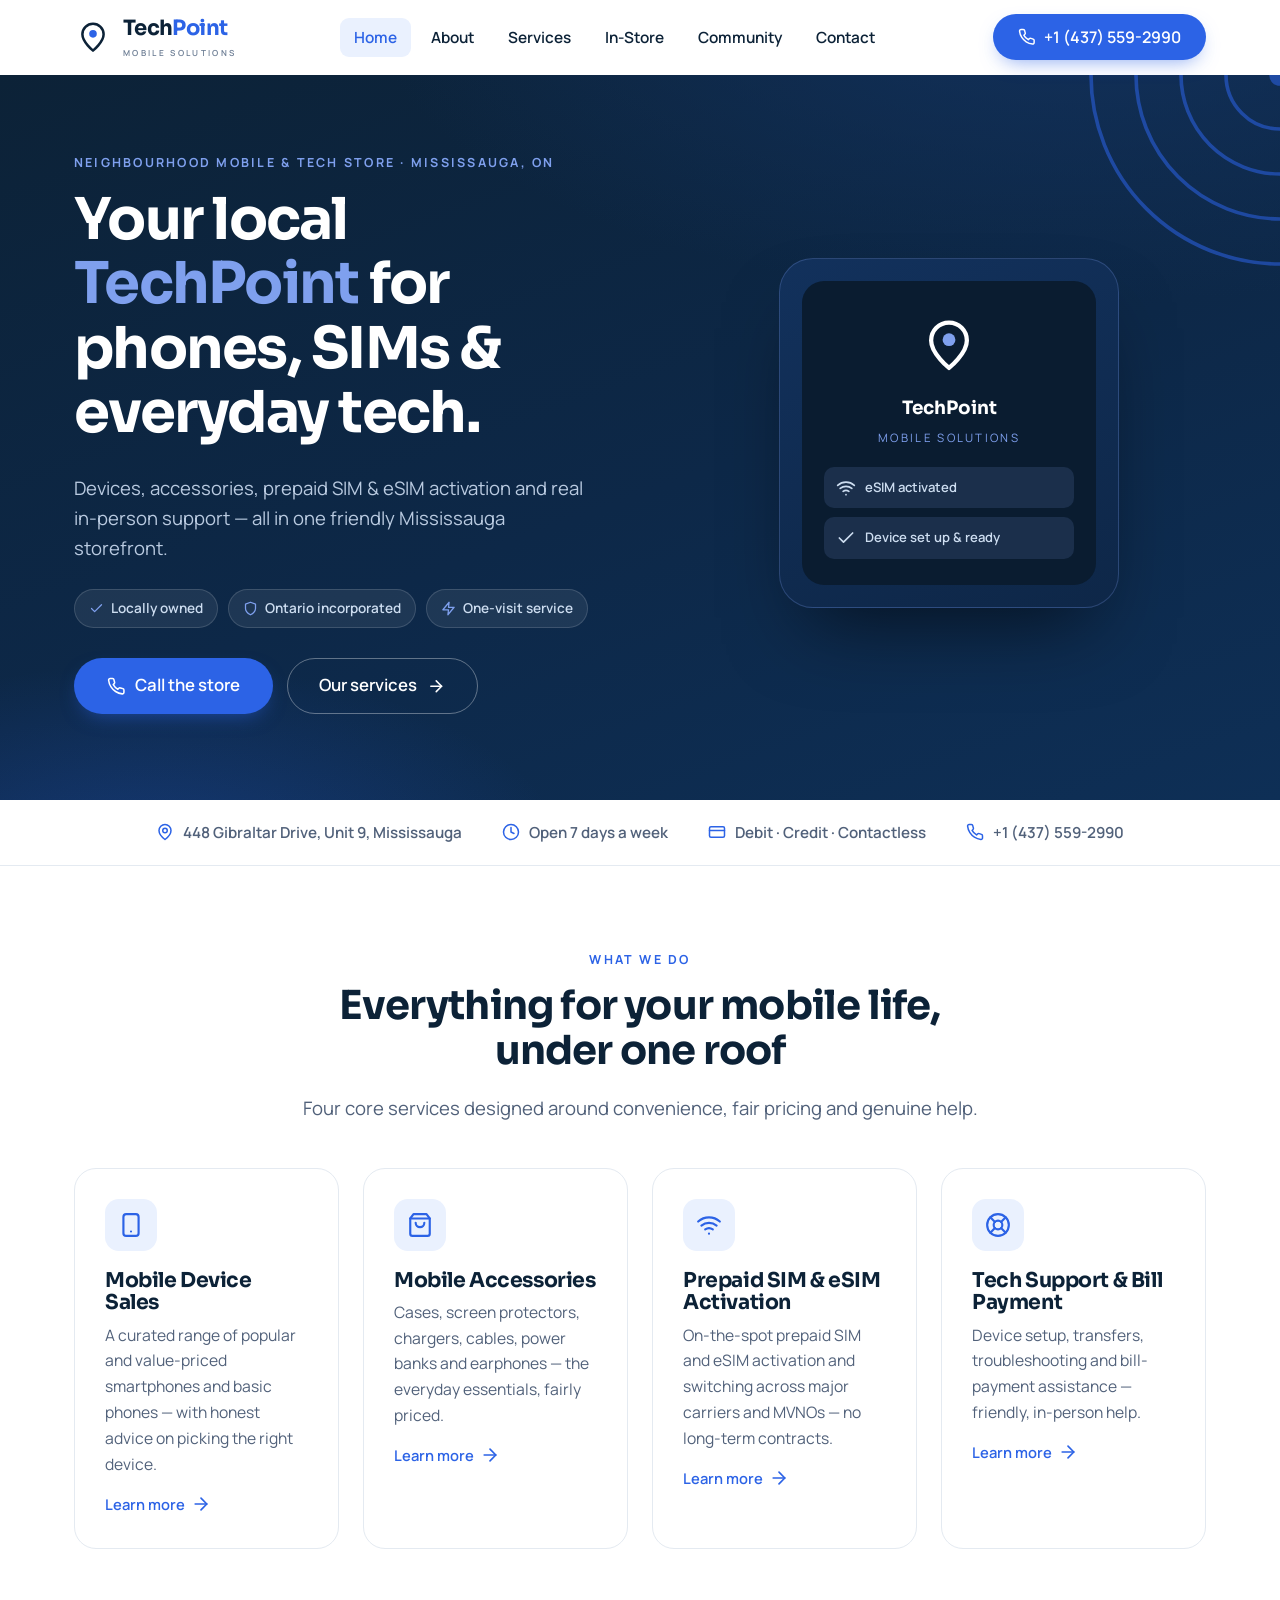
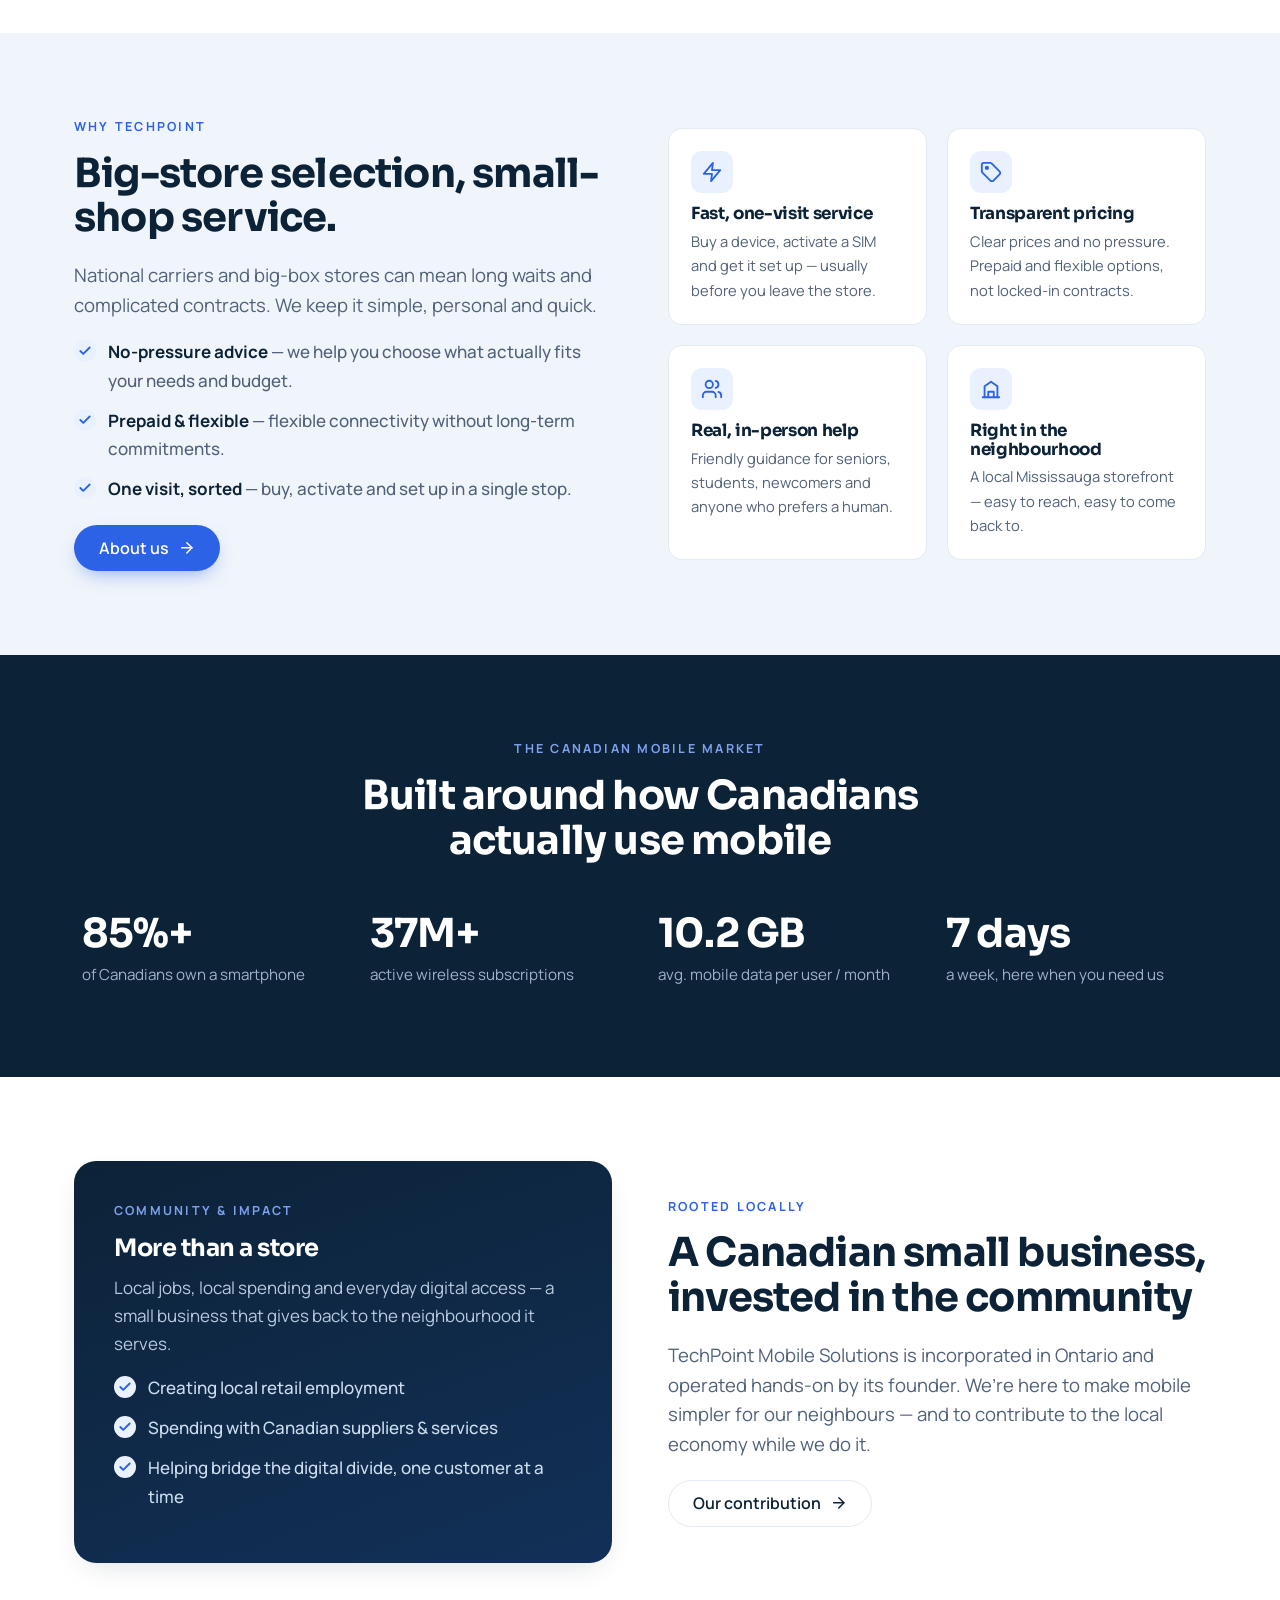
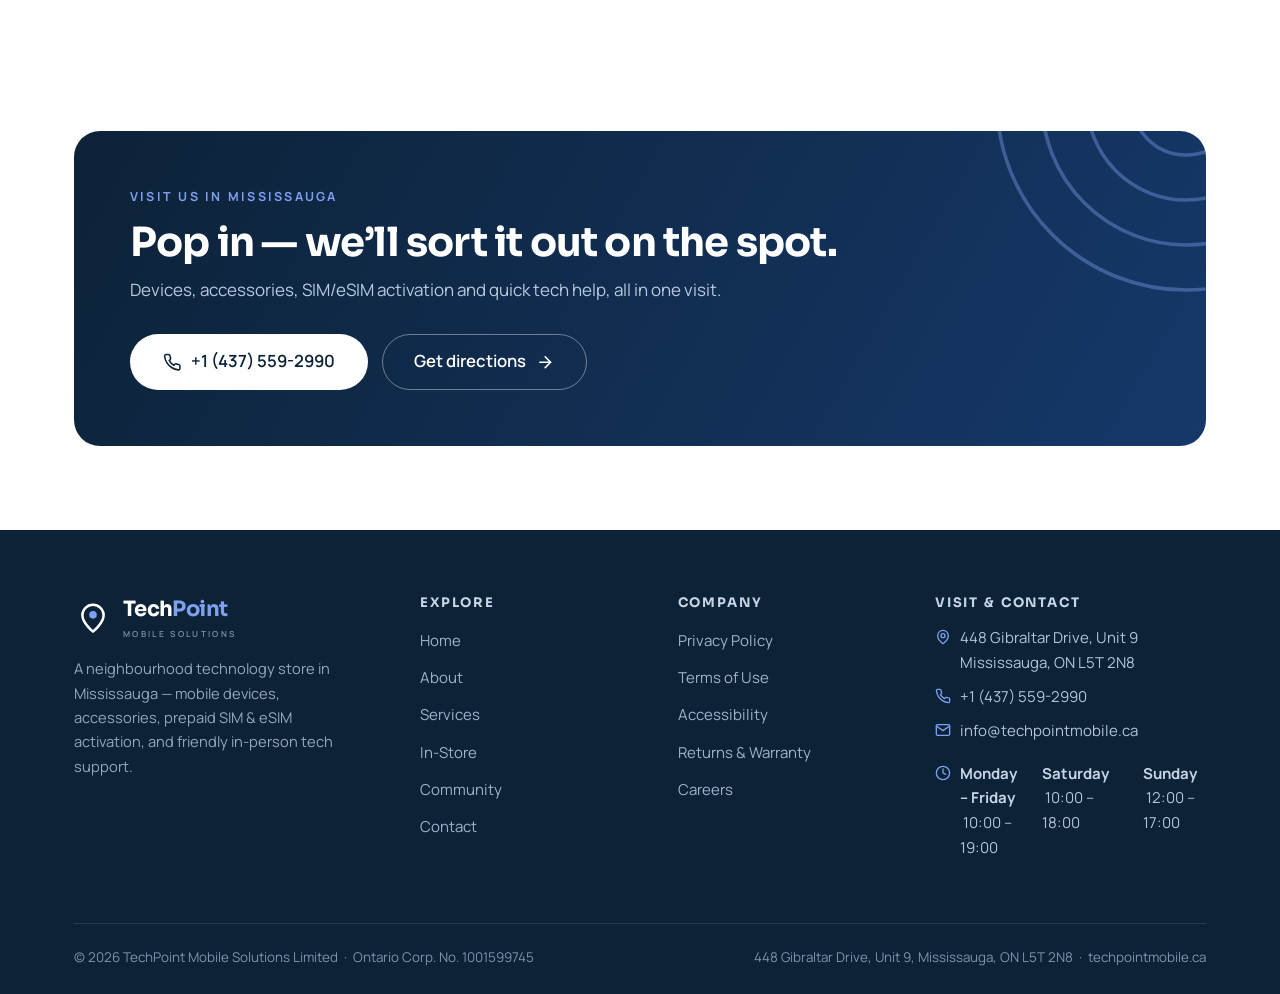
<file: website/index.html>
<!doctype html>
<html lang="en">
<head>
<meta charset="utf-8">
<meta name="viewport" content="width=device-width, initial-scale=1">
<title>TechPoint Mobile Solutions — Phone Store in Mississauga, ON | Devices, SIM &amp; eSIM, Repairs</title>
<meta name="description" content="Neighbourhood phone store in Mississauga: smartphones, accessories, prepaid SIM &amp; eSIM activation and friendly in-person tech support. Call +1 (437) 559-2990.">
<link rel="canonical" href="https://techpointmobile.ca/">
<meta name="theme-color" content="#0C2237">
<meta name="robots" content="index,follow">
<meta property="og:type" content="website">
<meta property="og:site_name" content="TechPoint Mobile Solutions">
<meta property="og:title" content="TechPoint Mobile Solutions — Phone Store in Mississauga, ON | Devices, SIM &amp; eSIM, Repairs">
<meta property="og:description" content="Neighbourhood phone store in Mississauga: smartphones, accessories, prepaid SIM &amp; eSIM activation and friendly in-person tech support. Call +1 (437) 559-2990.">
<meta property="og:url" content="https://techpointmobile.ca/">
<meta property="og:image" content="https://techpointmobile.ca/assets/img/og-image.png">
<meta name="twitter:card" content="summary_large_image">
<meta name="twitter:title" content="TechPoint Mobile Solutions — Phone Store in Mississauga, ON | Devices, SIM &amp; eSIM, Repairs">
<meta name="twitter:description" content="Neighbourhood phone store in Mississauga: smartphones, accessories, prepaid SIM &amp; eSIM activation and friendly in-person tech support. Call +1 (437) 559-2990.">
<meta name="twitter:image" content="https://techpointmobile.ca/assets/img/og-image.png">
<link rel="icon" href="assets/img/favicon.ico" sizes="any">
<link rel="icon" type="image/png" href="assets/img/favicon-512.png">
<link rel="apple-touch-icon" href="assets/img/favicon-180.png">
<link rel="preload" as="font" type="font/woff2" href="assets/fonts/sora-latin-700-normal.woff2" crossorigin>
<link rel="preload" as="font" type="font/woff2" href="assets/fonts/manrope-latin-400-normal.woff2" crossorigin>
<link rel="stylesheet" href="assets/css/styles.css?v=5">
<script type="application/ld+json">{"@context": "https://schema.org", "@type": "MobilePhoneStore", "name": "TechPoint Mobile Solutions", "legalName": "TechPoint Mobile Solutions Limited", "url": "https://techpointmobile.ca", "telephone": "+1 (437) 559-2990", "email": "info@techpointmobile.ca", "image": "https://techpointmobile.ca/assets/img/og-image.png", "priceRange": "$$", "currenciesAccepted": "CAD", "paymentAccepted": "Cash, Debit, Credit, Contactless", "address": {"@type": "PostalAddress", "streetAddress": "448 Gibraltar Drive, Unit 9", "addressLocality": "Mississauga", "addressRegion": "ON", "postalCode": "L5T 2N8", "addressCountry": "CA"}, "areaServed": {"@type": "City", "name": "Mississauga"}, "openingHoursSpecification": [{"@type": "OpeningHoursSpecification", "dayOfWeek": ["Monday", "Tuesday", "Wednesday", "Thursday", "Friday"], "opens": "10:00", "closes": "19:00"}, {"@type": "OpeningHoursSpecification", "dayOfWeek": "Saturday", "opens": "10:00", "closes": "18:00"}, {"@type": "OpeningHoursSpecification", "dayOfWeek": "Sunday", "opens": "12:00", "closes": "17:00"}], "identifier": {"@type": "PropertyValue", "name": "Ontario Corporation Number", "value": "1001599745"}}</script>
</head>
<body>
<a class="skip" href="#main" style="position:absolute;left:-9999px">Skip to content</a>
<header class="site-header"><div class="container"><nav class="nav" aria-label="Primary">
  <a class="brand" href="index.html" aria-label="TechPoint Mobile Solutions home"><span class="mk"><svg viewBox="0 0 120 120" aria-hidden="true"><path d="M60 18 C41.4 18 26.5 32.9 26.5 51.5 C26.5 76 60 103 60 103 C60 103 93.5 76 93.5 51.5 C93.5 32.9 78.6 18 60 18 Z" fill="none" stroke="#0C2237" stroke-width="8" stroke-linejoin="round"/><circle cx="60" cy="50" r="12" fill="#2C63E6"/></svg></span><span><span class="wm">Tech<b>Point</b></span><span class="tg">MOBILE SOLUTIONS</span></span></a>
  <div class="nav-menu"><ul class="nav-links"><li><a href="index.html" aria-current="page">Home</a></li><li><a href="about.html">About</a></li><li><a href="services.html">Services</a></li><li><a href="products.html">In-Store</a></li><li><a href="community.html">Community</a></li><li><a href="contact.html">Contact</a></li></ul>
    <a class="btn btn--primary" href="tel:+14375592990"><svg class="" width="20" height="20" viewBox="0 0 24 24" fill="none" stroke="currentColor" stroke-width="2" stroke-linecap="round" stroke-linejoin="round" aria-hidden="true"><path d="M22 16.92v3a2 2 0 0 1-2.18 2 19.79 19.79 0 0 1-8.63-3.07 19.5 19.5 0 0 1-6-6 19.79 19.79 0 0 1-3.07-8.67A2 2 0 0 1 4.11 2h3a2 2 0 0 1 2 1.72c.13.94.36 1.86.69 2.75a2 2 0 0 1-.45 2.11L8.09 9.91a16 16 0 0 0 6 6l1.27-1.27a2 2 0 0 1 2.11-.45c.89.33 1.81.56 2.75.69A2 2 0 0 1 22 16.92z"/></svg>Call the store</a></div>
  <div class="nav-cta">
    <a class="btn btn--primary" href="tel:+14375592990"><svg class="" width="20" height="20" viewBox="0 0 24 24" fill="none" stroke="currentColor" stroke-width="2" stroke-linecap="round" stroke-linejoin="round" aria-hidden="true"><path d="M22 16.92v3a2 2 0 0 1-2.18 2 19.79 19.79 0 0 1-8.63-3.07 19.5 19.5 0 0 1-6-6 19.79 19.79 0 0 1-3.07-8.67A2 2 0 0 1 4.11 2h3a2 2 0 0 1 2 1.72c.13.94.36 1.86.69 2.75a2 2 0 0 1-.45 2.11L8.09 9.91a16 16 0 0 0 6 6l1.27-1.27a2 2 0 0 1 2.11-.45c.89.33 1.81.56 2.75.69A2 2 0 0 1 22 16.92z"/></svg>+1 (437) 559-2990</a>
    <button class="nav-toggle" aria-label="Menu" aria-expanded="false" aria-controls="main"><span></span></button>
  </div>
</nav></div></header>
<main id="main">

<section class="hero"><svg class="arcs" viewBox="0 0 200 200" style="opacity:.55" aria-hidden="true"><g fill="none" stroke="#2C63E6" stroke-width="2"><circle cx="150" cy="50" r="30"/><circle cx="150" cy="50" r="55"/><circle cx="150" cy="50" r="80"/><circle cx="150" cy="50" r="105"/></g><circle cx="150" cy="50" r="6" fill="#2C63E6"/></svg><div class="container">
  <div class="hero-copy reveal">
    <div class="eyebrow" style="color:#7FA0EE">Neighbourhood mobile &amp; tech store · Mississauga, ON</div>
    <h1>Your local <span class="hl">TechPoint</span> for phones, SIMs &amp; everyday tech.</h1>
    <p class="lead">Devices, accessories, prepaid SIM &amp; eSIM activation and real in-person support —
      all in one friendly Mississauga storefront.</p>
    <div class="hero-badges">
      <span class="hero-badge"><svg class="" width="20" height="20" viewBox="0 0 24 24" fill="none" stroke="currentColor" stroke-width="2" stroke-linecap="round" stroke-linejoin="round" aria-hidden="true"><path d="M20 6 9 17l-5-5"/></svg>Locally owned</span>
      <span class="hero-badge"><svg class="" width="20" height="20" viewBox="0 0 24 24" fill="none" stroke="currentColor" stroke-width="2" stroke-linecap="round" stroke-linejoin="round" aria-hidden="true"><path d="M12 22s8-4 8-10V5l-8-3-8 3v7c0 6 8 10 8 10z"/></svg>Ontario incorporated</span>
      <span class="hero-badge"><svg class="" width="20" height="20" viewBox="0 0 24 24" fill="none" stroke="currentColor" stroke-width="2" stroke-linecap="round" stroke-linejoin="round" aria-hidden="true"><path d="M13 2 3 14h9l-1 8 10-12h-9l1-8z"/></svg>One-visit service</span>
    </div>
    <div class="btn-row"><a class="btn btn--primary btn--lg" href="tel:+14375592990"><svg class="" width="20" height="20" viewBox="0 0 24 24" fill="none" stroke="currentColor" stroke-width="2" stroke-linecap="round" stroke-linejoin="round" aria-hidden="true"><path d="M22 16.92v3a2 2 0 0 1-2.18 2 19.79 19.79 0 0 1-8.63-3.07 19.5 19.5 0 0 1-6-6 19.79 19.79 0 0 1-3.07-8.67A2 2 0 0 1 4.11 2h3a2 2 0 0 1 2 1.72c.13.94.36 1.86.69 2.75a2 2 0 0 1-.45 2.11L8.09 9.91a16 16 0 0 0 6 6l1.27-1.27a2 2 0 0 1 2.11-.45c.89.33 1.81.56 2.75.69A2 2 0 0 1 22 16.92z"/></svg>Call the store</a>
      <a class="btn btn--ghost btn--lg" style="color:#fff;border-color:rgba(255,255,255,.35)" href="services.html">Our services <svg class="" width="20" height="20" viewBox="0 0 24 24" fill="none" stroke="currentColor" stroke-width="2" stroke-linecap="round" stroke-linejoin="round" aria-hidden="true"><path d="M5 12h14"/><path d="m12 5 7 7-7 7"/></svg></a></div>
  </div>
  <div class="hero-art reveal">
      <div style="position:relative;max-width:340px;margin-inline:auto">
        <div style="background:linear-gradient(160deg,#12315c,#0e2748);border:1px solid rgba(127,160,238,.25);
          border-radius:34px;padding:22px;box-shadow:0 40px 80px -30px rgba(0,0,0,.6)">
          <div style="background:#0a1c30;border-radius:22px;padding:26px 22px;text-align:center">
            <div class="mk" style="width:64px;height:64px;margin:6px auto 16px"><svg viewBox="0 0 120 120" aria-hidden="true"><path d="M60 18 C41.4 18 26.5 32.9 26.5 51.5 C26.5 76 60 103 60 103 C60 103 93.5 76 93.5 51.5 C93.5 32.9 78.6 18 60 18 Z" fill="none" stroke="#ffffff" stroke-width="8" stroke-linejoin="round"/><circle cx="60" cy="50" r="12" fill="#7FA0EE"/></svg></div>
            <div style="font-family:Sora;font-weight:700;color:#fff;font-size:1.15rem">TechPoint</div>
            <div style="color:#7FA0EE;font-size:.72rem;letter-spacing:.2em;margin-top:4px">MOBILE SOLUTIONS</div>
            <div style="margin-top:20px;display:grid;gap:9px">
              <div style="background:rgba(127,160,238,.14);border-radius:10px;padding:10px 12px;display:flex;align-items:center;gap:9px;color:#cdddf0;font-size:.82rem;font-weight:600"><svg class="" width="20" height="20" viewBox="0 0 24 24" fill="none" stroke="currentColor" stroke-width="2" stroke-linecap="round" stroke-linejoin="round" aria-hidden="true"><path d="M5 12.55a11 11 0 0 1 14 0"/><path d="M8.5 16.05a6 6 0 0 1 7 0"/><path d="M12 20h.01"/><path d="M2 8.82a15 15 0 0 1 20 0"/></svg>eSIM activated</div>
              <div style="background:rgba(127,160,238,.14);border-radius:10px;padding:10px 12px;display:flex;align-items:center;gap:9px;color:#cdddf0;font-size:.82rem;font-weight:600"><svg class="" width="20" height="20" viewBox="0 0 24 24" fill="none" stroke="currentColor" stroke-width="2" stroke-linecap="round" stroke-linejoin="round" aria-hidden="true"><path d="M20 6 9 17l-5-5"/></svg>Device set up &amp; ready</div>
            </div>
          </div>
        </div>
      </div></div>
</div></section>

<div class="trust"><div class="container"><div class="row">
  <span><svg class="" width="20" height="20" viewBox="0 0 24 24" fill="none" stroke="currentColor" stroke-width="2" stroke-linecap="round" stroke-linejoin="round" aria-hidden="true"><path d="M20 10c0 6-8 12-8 12s-8-6-8-12a8 8 0 0 1 16 0Z"/><circle cx="12" cy="10" r="3"/></svg>448 Gibraltar Drive, Unit 9, Mississauga</span>
  <span><svg class="" width="20" height="20" viewBox="0 0 24 24" fill="none" stroke="currentColor" stroke-width="2" stroke-linecap="round" stroke-linejoin="round" aria-hidden="true"><circle cx="12" cy="12" r="10"/><path d="M12 6v6l4 2"/></svg>Open 7 days a week</span>
  <span><svg class="" width="20" height="20" viewBox="0 0 24 24" fill="none" stroke="currentColor" stroke-width="2" stroke-linecap="round" stroke-linejoin="round" aria-hidden="true"><rect x="2" y="5" width="20" height="14" rx="2"/><path d="M2 10h20"/></svg>Debit · Credit · Contactless</span>
  <span><svg class="" width="20" height="20" viewBox="0 0 24 24" fill="none" stroke="currentColor" stroke-width="2" stroke-linecap="round" stroke-linejoin="round" aria-hidden="true"><path d="M22 16.92v3a2 2 0 0 1-2.18 2 19.79 19.79 0 0 1-8.63-3.07 19.5 19.5 0 0 1-6-6 19.79 19.79 0 0 1-3.07-8.67A2 2 0 0 1 4.11 2h3a2 2 0 0 1 2 1.72c.13.94.36 1.86.69 2.75a2 2 0 0 1-.45 2.11L8.09 9.91a16 16 0 0 0 6 6l1.27-1.27a2 2 0 0 1 2.11-.45c.89.33 1.81.56 2.75.69A2 2 0 0 1 22 16.92z"/></svg>+1 (437) 559-2990</span>
</div></div></div>

<section class="section"><div class="container">
  <div class="sec-head center reveal"><div class="eyebrow">What we do</div>
    <h2>Everything for your mobile life, under one roof</h2>
    <p class="lead">Four core services designed around convenience, fair pricing and genuine help.</p></div>
  <div class="cards"><a class="card card--link reveal" href="services.html">
      <div class="ic"><svg class="" width="20" height="20" viewBox="0 0 24 24" fill="none" stroke="currentColor" stroke-width="2" stroke-linecap="round" stroke-linejoin="round" aria-hidden="true"><rect x="5" y="2" width="14" height="20" rx="2.5"/><path d="M12 18h.01"/></svg></div><h3>Mobile Device Sales</h3><p>A curated range of popular and value-priced smartphones and basic phones — with honest advice on picking the right device.</p>
      <span class="more">Learn more <svg class="" width="20" height="20" viewBox="0 0 24 24" fill="none" stroke="currentColor" stroke-width="2" stroke-linecap="round" stroke-linejoin="round" aria-hidden="true"><path d="M5 12h14"/><path d="m12 5 7 7-7 7"/></svg></span></a><a class="card card--link reveal" href="services.html">
      <div class="ic"><svg class="" width="20" height="20" viewBox="0 0 24 24" fill="none" stroke="currentColor" stroke-width="2" stroke-linecap="round" stroke-linejoin="round" aria-hidden="true"><path d="M6 2 3 6v14a2 2 0 0 0 2 2h14a2 2 0 0 0 2-2V6l-3-4Z"/><path d="M3 6h18"/><path d="M16 10a4 4 0 0 1-8 0"/></svg></div><h3>Mobile Accessories</h3><p>Cases, screen protectors, chargers, cables, power banks and earphones — the everyday essentials, fairly priced.</p>
      <span class="more">Learn more <svg class="" width="20" height="20" viewBox="0 0 24 24" fill="none" stroke="currentColor" stroke-width="2" stroke-linecap="round" stroke-linejoin="round" aria-hidden="true"><path d="M5 12h14"/><path d="m12 5 7 7-7 7"/></svg></span></a><a class="card card--link reveal" href="services.html">
      <div class="ic"><svg class="" width="20" height="20" viewBox="0 0 24 24" fill="none" stroke="currentColor" stroke-width="2" stroke-linecap="round" stroke-linejoin="round" aria-hidden="true"><path d="M5 12.55a11 11 0 0 1 14 0"/><path d="M8.5 16.05a6 6 0 0 1 7 0"/><path d="M12 20h.01"/><path d="M2 8.82a15 15 0 0 1 20 0"/></svg></div><h3>Prepaid SIM &amp; eSIM Activation</h3><p>On-the-spot prepaid SIM and eSIM activation and switching across major carriers and MVNOs — no long-term contracts.</p>
      <span class="more">Learn more <svg class="" width="20" height="20" viewBox="0 0 24 24" fill="none" stroke="currentColor" stroke-width="2" stroke-linecap="round" stroke-linejoin="round" aria-hidden="true"><path d="M5 12h14"/><path d="m12 5 7 7-7 7"/></svg></span></a><a class="card card--link reveal" href="services.html">
      <div class="ic"><svg class="" width="20" height="20" viewBox="0 0 24 24" fill="none" stroke="currentColor" stroke-width="2" stroke-linecap="round" stroke-linejoin="round" aria-hidden="true"><circle cx="12" cy="12" r="10"/><circle cx="12" cy="12" r="4"/><path d="m4.93 4.93 4.24 4.24"/><path d="m14.83 9.17 4.24-4.24"/><path d="m14.83 14.83 4.24 4.24"/><path d="m9.17 14.83-4.24 4.24"/></svg></div><h3>Tech Support &amp; Bill Payment</h3><p>Device setup, transfers, troubleshooting and bill-payment assistance — friendly, in-person help.</p>
      <span class="more">Learn more <svg class="" width="20" height="20" viewBox="0 0 24 24" fill="none" stroke="currentColor" stroke-width="2" stroke-linecap="round" stroke-linejoin="round" aria-hidden="true"><path d="M5 12h14"/><path d="m12 5 7 7-7 7"/></svg></span></a></div>
</div></section>

<section class="section--mist section"><div class="container"><div class="split">
  <div class="split-copy reveal"><div class="eyebrow">Why TechPoint</div>
    <h2>Big-store selection, small-shop service.</h2>
    <p class="lead">National carriers and big-box stores can mean long waits and complicated contracts.
      We keep it simple, personal and quick.</p>
    <ul class="check">
      <li><b>No-pressure advice</b> — we help you choose what actually fits your needs and budget.</li>
      <li><b>Prepaid &amp; flexible</b> — flexible connectivity without long-term commitments.</li>
      <li><b>One visit, sorted</b> — buy, activate and set up in a single stop.</li>
    </ul>
    <div class="btn-row" style="margin-top:22px"><a class="btn btn--primary" href="about.html">About us <svg class="" width="20" height="20" viewBox="0 0 24 24" fill="none" stroke="currentColor" stroke-width="2" stroke-linecap="round" stroke-linejoin="round" aria-hidden="true"><path d="M5 12h14"/><path d="m12 5 7 7-7 7"/></svg></a></div>
  </div>
  <div class="mini split-media"><div class="m reveal"><div class="ic"><svg class="" width="20" height="20" viewBox="0 0 24 24" fill="none" stroke="currentColor" stroke-width="2" stroke-linecap="round" stroke-linejoin="round" aria-hidden="true"><path d="M13 2 3 14h9l-1 8 10-12h-9l1-8z"/></svg></div><h3>Fast, one-visit service</h3><p>Buy a device, activate a SIM and get it set up — usually before you leave the store.</p></div><div class="m reveal"><div class="ic"><svg class="" width="20" height="20" viewBox="0 0 24 24" fill="none" stroke="currentColor" stroke-width="2" stroke-linecap="round" stroke-linejoin="round" aria-hidden="true"><path d="M12.6 2.6A2 2 0 0 0 11.2 2H4a2 2 0 0 0-2 2v7.2a2 2 0 0 0 .6 1.4l8.7 8.7a2.4 2.4 0 0 0 3.4 0l6.6-6.6a2.4 2.4 0 0 0 0-3.4z"/><circle cx="7.5" cy="7.5" r="1.3" fill="currentColor"/></svg></div><h3>Transparent pricing</h3><p>Clear prices and no pressure. Prepaid and flexible options, not locked-in contracts.</p></div><div class="m reveal"><div class="ic"><svg class="" width="20" height="20" viewBox="0 0 24 24" fill="none" stroke="currentColor" stroke-width="2" stroke-linecap="round" stroke-linejoin="round" aria-hidden="true"><path d="M16 21v-2a4 4 0 0 0-4-4H6a4 4 0 0 0-4 4v2"/><circle cx="9" cy="7" r="4"/><path d="M22 21v-2a4 4 0 0 0-3-3.87"/><path d="M16 3.13a4 4 0 0 1 0 7.75"/></svg></div><h3>Real, in-person help</h3><p>Friendly guidance for seniors, students, newcomers and anyone who prefers a human.</p></div><div class="m reveal"><div class="ic"><svg class="" width="20" height="20" viewBox="0 0 24 24" fill="none" stroke="currentColor" stroke-width="2" stroke-linecap="round" stroke-linejoin="round" aria-hidden="true"><path d="M3 21h18"/><path d="M5 21V9l7-5 7 5v12"/><path d="M9 21v-6h6v6"/></svg></div><h3>Right in the neighbourhood</h3><p>A local Mississauga storefront — easy to reach, easy to come back to.</p></div></div>
</div></div></section>

<section class="section--ink section"><div class="container">
  <div class="sec-head center reveal" style="max-width:640px;margin-inline:auto">
    <div class="eyebrow">The Canadian mobile market</div>
    <h2 style="color:#fff">Built around how Canadians actually use mobile</h2></div>
  <div class="stats reveal">
    <div class="stat"><div class="n">85%+</div><div class="l">of Canadians own a smartphone</div></div>
    <div class="stat"><div class="n">37M+</div><div class="l">active wireless subscriptions</div></div>
    <div class="stat"><div class="n">10.2&nbsp;GB</div><div class="l">avg. mobile data per user / month</div></div>
    <div class="stat"><div class="n">7 days</div><div class="l">a week, here when you need us</div></div>
  </div>
</div></section>

<section class="section"><div class="container"><div class="split split--rev">
  <div class="split-media reveal"><div class="panel panel-ink" style="padding:40px;color:#eaf1fa">
    <div class="eyebrow" style="color:#7FA0EE">Community &amp; impact</div>
    <h3 style="color:#fff;font-size:1.5rem">More than a store</h3>
    <p style="color:#b9cae0">Local jobs, local spending and everyday digital access — a small business that
      gives back to the neighbourhood it serves.</p>
    <ul class="check" style="margin-top:6px">
      <li style="color:#cdddf0">Creating local retail employment</li>
      <li style="color:#cdddf0">Spending with Canadian suppliers &amp; services</li>
      <li style="color:#cdddf0">Helping bridge the digital divide, one customer at a time</li>
    </ul></div></div>
  <div class="split-copy reveal"><div class="eyebrow">Rooted locally</div>
    <h2>A Canadian small business, invested in the community</h2>
    <p class="lead">TechPoint Mobile Solutions is incorporated in Ontario and operated hands-on by its founder.
      We&rsquo;re here to make mobile simpler for our neighbours — and to contribute to the local economy while we do it.</p>
    <div class="btn-row" style="margin-top:20px"><a class="btn btn--ghost" href="community.html">Our contribution <svg class="" width="20" height="20" viewBox="0 0 24 24" fill="none" stroke="currentColor" stroke-width="2" stroke-linecap="round" stroke-linejoin="round" aria-hidden="true"><path d="M5 12h14"/><path d="m12 5 7 7-7 7"/></svg></a></div>
  </div>
</div></div></section>

<section class="section"><div class="container"><div class="cta reveal"><svg class="arcs" viewBox="0 0 200 200" style="opacity:.4" aria-hidden="true"><g fill="none" stroke="#7FA0EE" stroke-width="2"><circle cx="150" cy="50" r="30"/><circle cx="150" cy="50" r="55"/><circle cx="150" cy="50" r="80"/><circle cx="150" cy="50" r="105"/></g><circle cx="150" cy="50" r="6" fill="#7FA0EE"/></svg>
      <div class="inner">
        <div><div class="eyebrow" style="color:#7FA0EE">Visit us in Mississauga</div>
          <h2 style="margin:0">Pop in — we&rsquo;ll sort it out on the spot.</h2>
          <p style="margin-top:10px">Devices, accessories, SIM/eSIM activation and quick tech help, all in one visit.</p></div>
        <div class="btn-row"><a class="btn btn--white btn--lg" href="tel:+14375592990"><svg class="" width="20" height="20" viewBox="0 0 24 24" fill="none" stroke="currentColor" stroke-width="2" stroke-linecap="round" stroke-linejoin="round" aria-hidden="true"><path d="M22 16.92v3a2 2 0 0 1-2.18 2 19.79 19.79 0 0 1-8.63-3.07 19.5 19.5 0 0 1-6-6 19.79 19.79 0 0 1-3.07-8.67A2 2 0 0 1 4.11 2h3a2 2 0 0 1 2 1.72c.13.94.36 1.86.69 2.75a2 2 0 0 1-.45 2.11L8.09 9.91a16 16 0 0 0 6 6l1.27-1.27a2 2 0 0 1 2.11-.45c.89.33 1.81.56 2.75.69A2 2 0 0 1 22 16.92z"/></svg>+1 (437) 559-2990</a>
          <a class="btn btn--ghost btn--lg" style="color:#fff;border-color:rgba(255,255,255,.4)" href="contact.html">Get directions <svg class="" width="20" height="20" viewBox="0 0 24 24" fill="none" stroke="currentColor" stroke-width="2" stroke-linecap="round" stroke-linejoin="round" aria-hidden="true"><path d="M5 12h14"/><path d="m12 5 7 7-7 7"/></svg></a></div>
      </div></div></div></section>

</main>
<footer class="site-footer"><div class="container">
  <div class="foot-top">
    <div><a class="brand" href="index.html" aria-label="TechPoint Mobile Solutions home"><span class="mk"><svg viewBox="0 0 120 120" aria-hidden="true"><path d="M60 18 C41.4 18 26.5 32.9 26.5 51.5 C26.5 76 60 103 60 103 C60 103 93.5 76 93.5 51.5 C93.5 32.9 78.6 18 60 18 Z" fill="none" stroke="#ffffff" stroke-width="8" stroke-linejoin="round"/><circle cx="60" cy="50" r="12" fill="#7FA0EE"/></svg></span><span><span class="wm">Tech<b>Point</b></span><span class="tg">MOBILE SOLUTIONS</span></span></a>
      <p class="foot-about">A neighbourhood technology store in Mississauga — mobile devices, accessories,
      prepaid SIM &amp; eSIM activation, and friendly in-person tech support.</p>
    </div>
    <div class="foot-col"><h4>Explore</h4><ul><li><a href="index.html">Home</a></li><li><a href="about.html">About</a></li><li><a href="services.html">Services</a></li><li><a href="products.html">In-Store</a></li><li><a href="community.html">Community</a></li><li><a href="contact.html">Contact</a></li></ul></div>
    <div class="foot-col"><h4>Company</h4><ul><li><a href="privacy.html">Privacy Policy</a></li><li><a href="terms.html">Terms of Use</a></li><li><a href="accessibility.html">Accessibility</a></li><li><a href="returns.html">Returns & Warranty</a></li><li><a href="careers.html">Careers</a></li></ul></div>
    <div class="foot-col foot-contact"><h4>Visit &amp; Contact</h4>
      <div><svg class="" width="20" height="20" viewBox="0 0 24 24" fill="none" stroke="currentColor" stroke-width="2" stroke-linecap="round" stroke-linejoin="round" aria-hidden="true"><path d="M20 10c0 6-8 12-8 12s-8-6-8-12a8 8 0 0 1 16 0Z"/><circle cx="12" cy="10" r="3"/></svg><span>448 Gibraltar Drive, Unit 9<br>Mississauga, ON L5T 2N8</span></div>
      <div><svg class="" width="20" height="20" viewBox="0 0 24 24" fill="none" stroke="currentColor" stroke-width="2" stroke-linecap="round" stroke-linejoin="round" aria-hidden="true"><path d="M22 16.92v3a2 2 0 0 1-2.18 2 19.79 19.79 0 0 1-8.63-3.07 19.5 19.5 0 0 1-6-6 19.79 19.79 0 0 1-3.07-8.67A2 2 0 0 1 4.11 2h3a2 2 0 0 1 2 1.72c.13.94.36 1.86.69 2.75a2 2 0 0 1-.45 2.11L8.09 9.91a16 16 0 0 0 6 6l1.27-1.27a2 2 0 0 1 2.11-.45c.89.33 1.81.56 2.75.69A2 2 0 0 1 22 16.92z"/></svg><span><a href="tel:+14375592990" style="color:#b4c4d6">+1 (437) 559-2990</a></span></div>
      <div><svg class="" width="20" height="20" viewBox="0 0 24 24" fill="none" stroke="currentColor" stroke-width="2" stroke-linecap="round" stroke-linejoin="round" aria-hidden="true"><rect x="2" y="4" width="20" height="16" rx="2"/><path d="m22 6-10 7L2 6"/></svg><span><a href="mailto:info@techpointmobile.ca" style="color:#b4c4d6">info@techpointmobile.ca</a></span></div>
      <div style="margin-top:6px"><div><svg class="" width="20" height="20" viewBox="0 0 24 24" fill="none" stroke="currentColor" stroke-width="2" stroke-linecap="round" stroke-linejoin="round" aria-hidden="true"><circle cx="12" cy="12" r="10"/><path d="M12 6v6l4 2"/></svg><span><b style="color:#c7d5e6">Monday – Friday</b> &nbsp;10:00 – 19:00</span></div><div><span style="width:16px"></span><span><b style="color:#c7d5e6">Saturday</b> &nbsp;10:00 – 18:00</span></div><div><span style="width:16px"></span><span><b style="color:#c7d5e6">Sunday</b> &nbsp;12:00 – 17:00</span></div></div>
    </div>
  </div>
  <div class="foot-bottom">
    <div>&copy; <span data-year>2026</span> TechPoint Mobile Solutions Limited &nbsp;·&nbsp; Ontario Corp. No. 1001599745</div>
    <div>448 Gibraltar Drive, Unit 9, Mississauga, ON L5T 2N8 &nbsp;·&nbsp; <a href="https://techpointmobile.ca">techpointmobile.ca</a></div>
  </div>
</div></footer>
<div class="callbar"><a class="btn btn--primary" href="tel:+14375592990"><svg class="" width="20" height="20" viewBox="0 0 24 24" fill="none" stroke="currentColor" stroke-width="2" stroke-linecap="round" stroke-linejoin="round" aria-hidden="true"><path d="M22 16.92v3a2 2 0 0 1-2.18 2 19.79 19.79 0 0 1-8.63-3.07 19.5 19.5 0 0 1-6-6 19.79 19.79 0 0 1-3.07-8.67A2 2 0 0 1 4.11 2h3a2 2 0 0 1 2 1.72c.13.94.36 1.86.69 2.75a2 2 0 0 1-.45 2.11L8.09 9.91a16 16 0 0 0 6 6l1.27-1.27a2 2 0 0 1 2.11-.45c.89.33 1.81.56 2.75.69A2 2 0 0 1 22 16.92z"/></svg>Call now</a>
  <a class="btn btn--white" href="https://www.google.com/maps?q=448 Gibraltar Drive, Unit 9, Mississauga ON L5T 2N8" target="_blank" rel="noopener"><svg class="" width="20" height="20" viewBox="0 0 24 24" fill="none" stroke="currentColor" stroke-width="2" stroke-linecap="round" stroke-linejoin="round" aria-hidden="true"><path d="M20 10c0 6-8 12-8 12s-8-6-8-12a8 8 0 0 1 16 0Z"/><circle cx="12" cy="10" r="3"/></svg>Directions</a></div>
<script src="assets/js/main.js?v=5" defer></script>
</body>
</html>
</file>
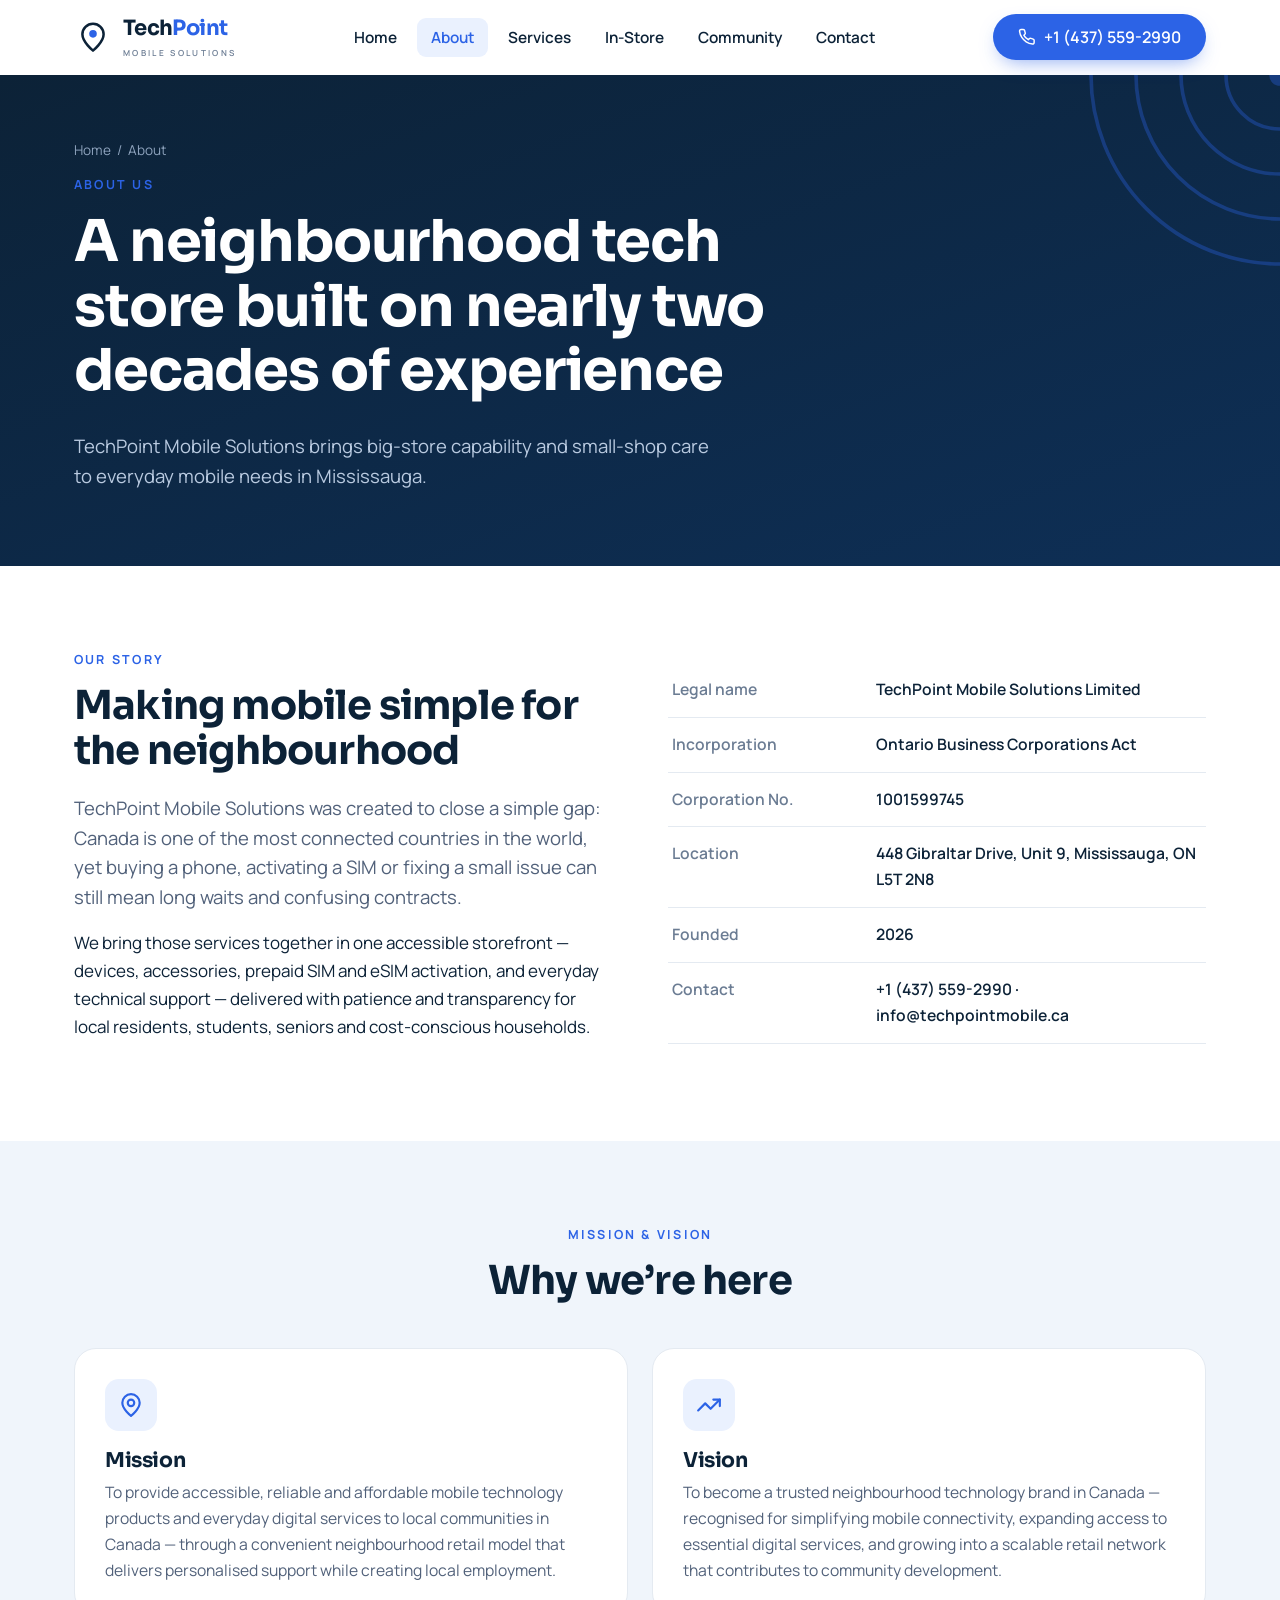
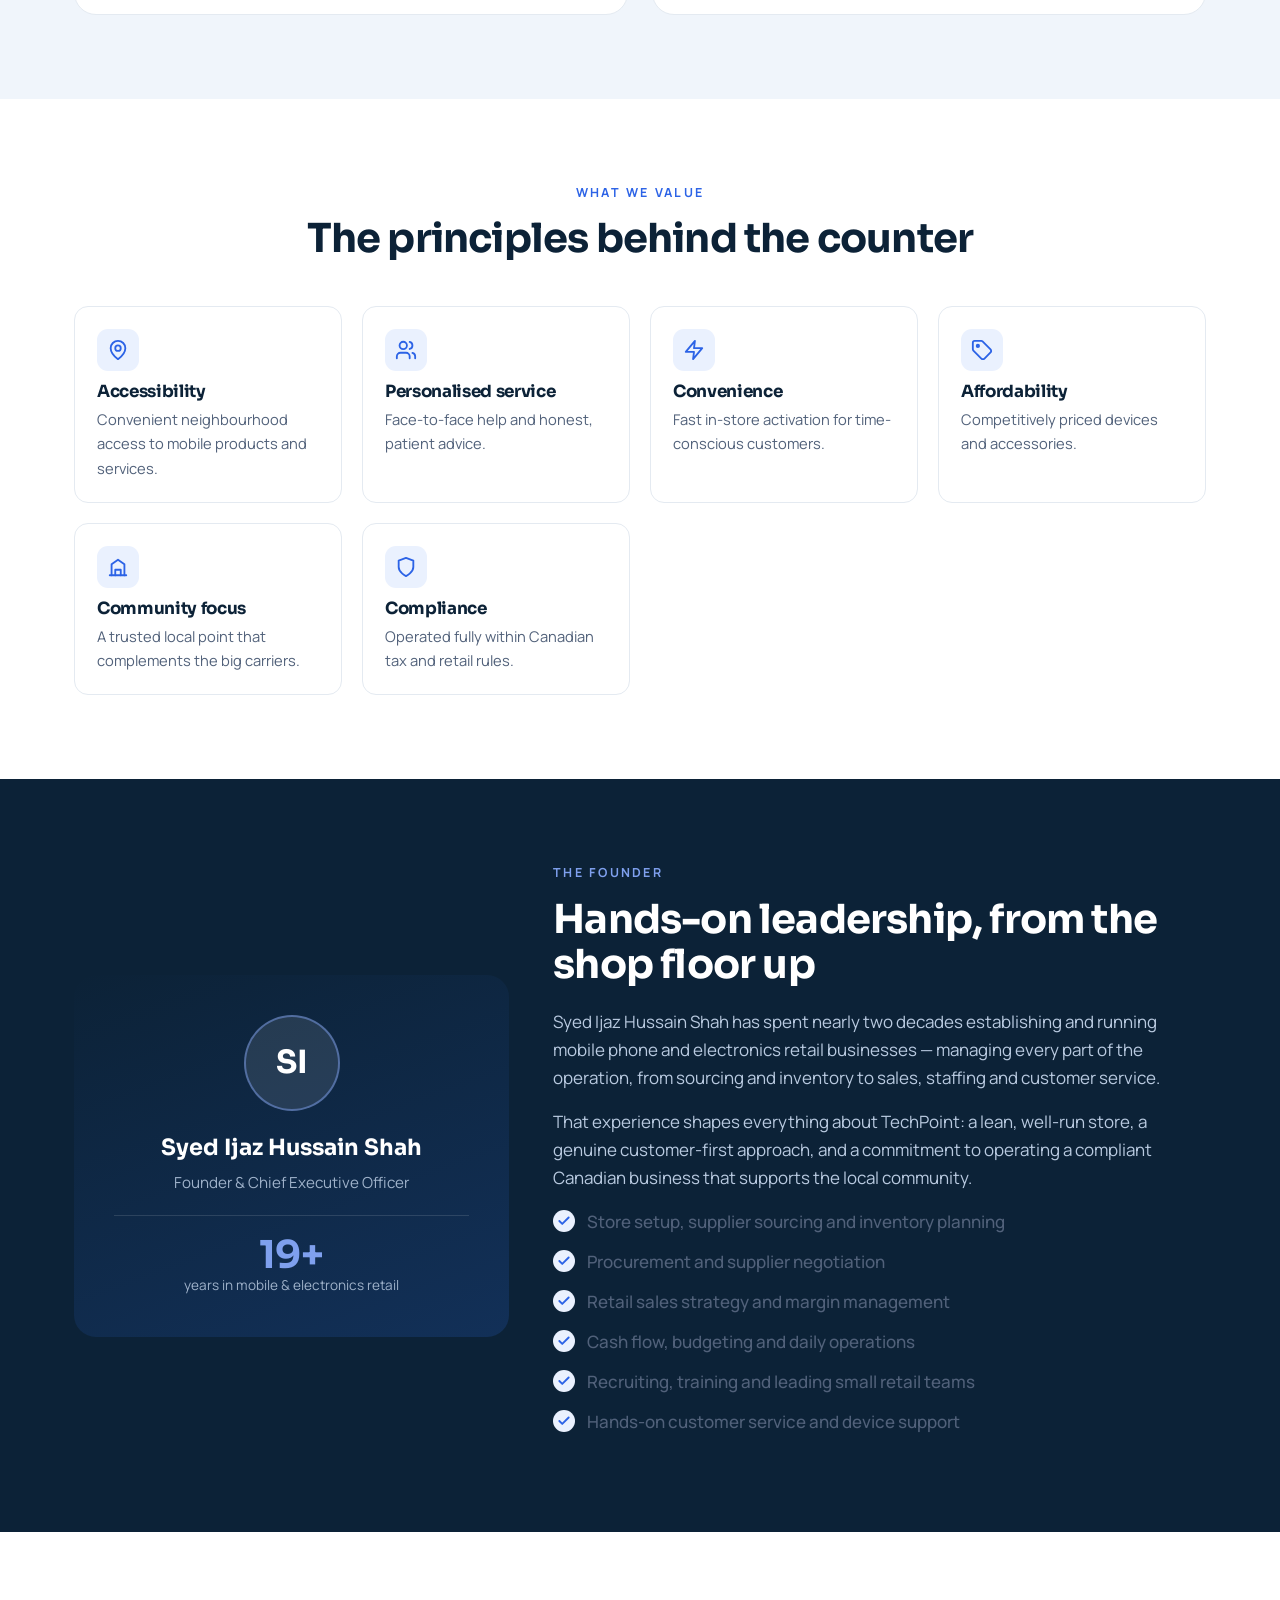
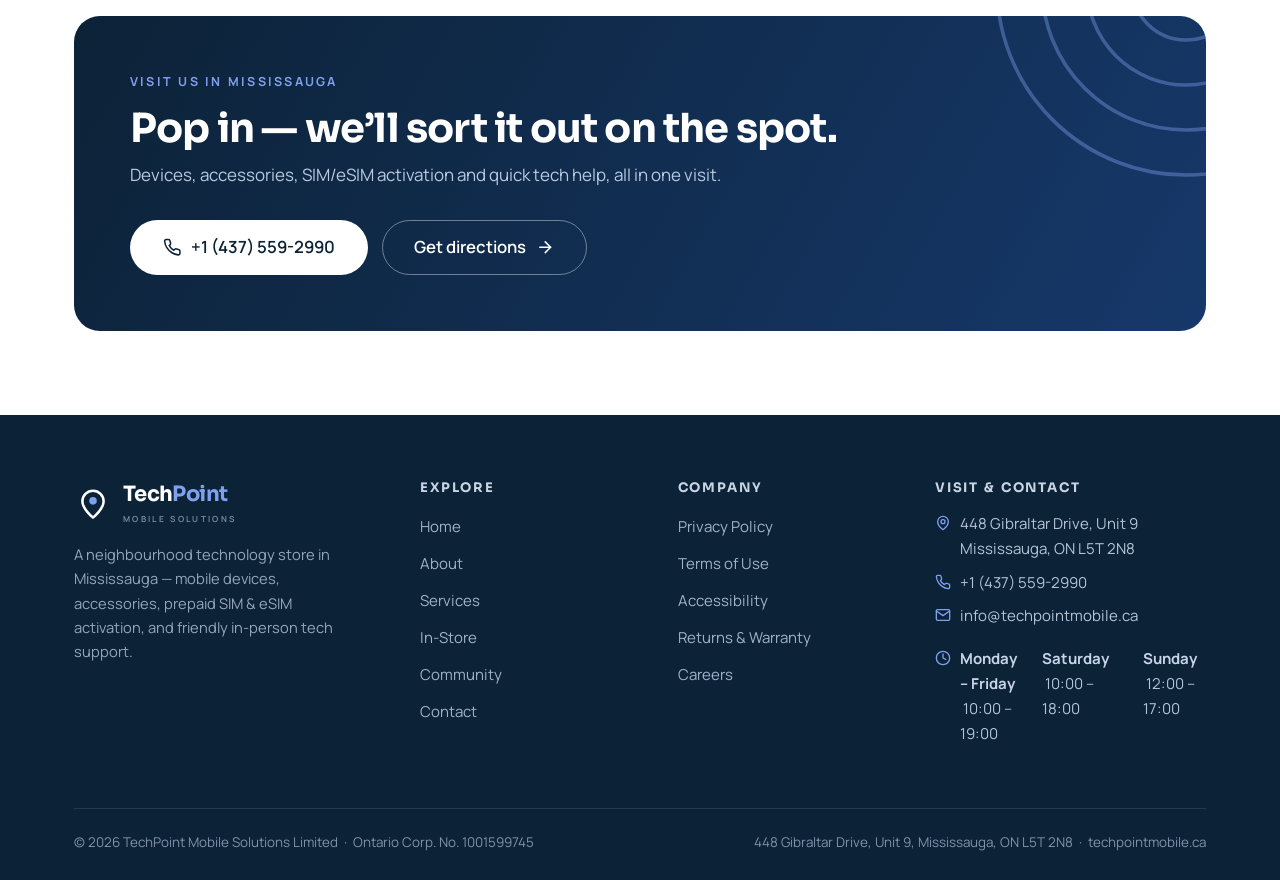
<file: website/about.html>
<!doctype html>
<html lang="en">
<head>
<meta charset="utf-8">
<meta name="viewport" content="width=device-width, initial-scale=1">
<title>About TechPoint Mobile Solutions — Our Story &amp; Founder</title>
<meta name="description" content="TechPoint Mobile Solutions is an Ontario-incorporated neighbourhood technology store led by a founder with 19+ years in mobile retail. Learn our mission, values and story.">
<link rel="canonical" href="https://techpointmobile.ca/about.html">
<meta name="theme-color" content="#0C2237">
<meta name="robots" content="index,follow">
<meta property="og:type" content="website">
<meta property="og:site_name" content="TechPoint Mobile Solutions">
<meta property="og:title" content="About TechPoint Mobile Solutions — Our Story &amp; Founder">
<meta property="og:description" content="TechPoint Mobile Solutions is an Ontario-incorporated neighbourhood technology store led by a founder with 19+ years in mobile retail. Learn our mission, values and story.">
<meta property="og:url" content="https://techpointmobile.ca/about.html">
<meta property="og:image" content="https://techpointmobile.ca/assets/img/og-image.png">
<meta name="twitter:card" content="summary_large_image">
<meta name="twitter:title" content="About TechPoint Mobile Solutions — Our Story &amp; Founder">
<meta name="twitter:description" content="TechPoint Mobile Solutions is an Ontario-incorporated neighbourhood technology store led by a founder with 19+ years in mobile retail. Learn our mission, values and story.">
<meta name="twitter:image" content="https://techpointmobile.ca/assets/img/og-image.png">
<link rel="icon" href="assets/img/favicon.ico" sizes="any">
<link rel="icon" type="image/png" href="assets/img/favicon-512.png">
<link rel="apple-touch-icon" href="assets/img/favicon-180.png">
<link rel="preload" as="font" type="font/woff2" href="assets/fonts/sora-latin-700-normal.woff2" crossorigin>
<link rel="preload" as="font" type="font/woff2" href="assets/fonts/manrope-latin-400-normal.woff2" crossorigin>
<link rel="stylesheet" href="assets/css/styles.css?v=5">
<script type="application/ld+json">{"@context": "https://schema.org", "@type": "MobilePhoneStore", "name": "TechPoint Mobile Solutions", "legalName": "TechPoint Mobile Solutions Limited", "url": "https://techpointmobile.ca", "telephone": "+1 (437) 559-2990", "email": "info@techpointmobile.ca", "image": "https://techpointmobile.ca/assets/img/og-image.png", "priceRange": "$$", "currenciesAccepted": "CAD", "paymentAccepted": "Cash, Debit, Credit, Contactless", "address": {"@type": "PostalAddress", "streetAddress": "448 Gibraltar Drive, Unit 9", "addressLocality": "Mississauga", "addressRegion": "ON", "postalCode": "L5T 2N8", "addressCountry": "CA"}, "areaServed": {"@type": "City", "name": "Mississauga"}, "openingHoursSpecification": [{"@type": "OpeningHoursSpecification", "dayOfWeek": ["Monday", "Tuesday", "Wednesday", "Thursday", "Friday"], "opens": "10:00", "closes": "19:00"}, {"@type": "OpeningHoursSpecification", "dayOfWeek": "Saturday", "opens": "10:00", "closes": "18:00"}, {"@type": "OpeningHoursSpecification", "dayOfWeek": "Sunday", "opens": "12:00", "closes": "17:00"}], "identifier": {"@type": "PropertyValue", "name": "Ontario Corporation Number", "value": "1001599745"}}</script>
</head>
<body>
<a class="skip" href="#main" style="position:absolute;left:-9999px">Skip to content</a>
<header class="site-header"><div class="container"><nav class="nav" aria-label="Primary">
  <a class="brand" href="index.html" aria-label="TechPoint Mobile Solutions home"><span class="mk"><svg viewBox="0 0 120 120" aria-hidden="true"><path d="M60 18 C41.4 18 26.5 32.9 26.5 51.5 C26.5 76 60 103 60 103 C60 103 93.5 76 93.5 51.5 C93.5 32.9 78.6 18 60 18 Z" fill="none" stroke="#0C2237" stroke-width="8" stroke-linejoin="round"/><circle cx="60" cy="50" r="12" fill="#2C63E6"/></svg></span><span><span class="wm">Tech<b>Point</b></span><span class="tg">MOBILE SOLUTIONS</span></span></a>
  <div class="nav-menu"><ul class="nav-links"><li><a href="index.html">Home</a></li><li><a href="about.html" aria-current="page">About</a></li><li><a href="services.html">Services</a></li><li><a href="products.html">In-Store</a></li><li><a href="community.html">Community</a></li><li><a href="contact.html">Contact</a></li></ul>
    <a class="btn btn--primary" href="tel:+14375592990"><svg class="" width="20" height="20" viewBox="0 0 24 24" fill="none" stroke="currentColor" stroke-width="2" stroke-linecap="round" stroke-linejoin="round" aria-hidden="true"><path d="M22 16.92v3a2 2 0 0 1-2.18 2 19.79 19.79 0 0 1-8.63-3.07 19.5 19.5 0 0 1-6-6 19.79 19.79 0 0 1-3.07-8.67A2 2 0 0 1 4.11 2h3a2 2 0 0 1 2 1.72c.13.94.36 1.86.69 2.75a2 2 0 0 1-.45 2.11L8.09 9.91a16 16 0 0 0 6 6l1.27-1.27a2 2 0 0 1 2.11-.45c.89.33 1.81.56 2.75.69A2 2 0 0 1 22 16.92z"/></svg>Call the store</a></div>
  <div class="nav-cta">
    <a class="btn btn--primary" href="tel:+14375592990"><svg class="" width="20" height="20" viewBox="0 0 24 24" fill="none" stroke="currentColor" stroke-width="2" stroke-linecap="round" stroke-linejoin="round" aria-hidden="true"><path d="M22 16.92v3a2 2 0 0 1-2.18 2 19.79 19.79 0 0 1-8.63-3.07 19.5 19.5 0 0 1-6-6 19.79 19.79 0 0 1-3.07-8.67A2 2 0 0 1 4.11 2h3a2 2 0 0 1 2 1.72c.13.94.36 1.86.69 2.75a2 2 0 0 1-.45 2.11L8.09 9.91a16 16 0 0 0 6 6l1.27-1.27a2 2 0 0 1 2.11-.45c.89.33 1.81.56 2.75.69A2 2 0 0 1 22 16.92z"/></svg>+1 (437) 559-2990</a>
    <button class="nav-toggle" aria-label="Menu" aria-expanded="false" aria-controls="main"><span></span></button>
  </div>
</nav></div></header>
<main id="main">
<section class="page-hero"><svg class="arcs" viewBox="0 0 200 200" style="opacity:.35" aria-hidden="true"><g fill="none" stroke="#2C63E6" stroke-width="2"><circle cx="150" cy="50" r="30"/><circle cx="150" cy="50" r="55"/><circle cx="150" cy="50" r="80"/><circle cx="150" cy="50" r="105"/></g><circle cx="150" cy="50" r="6" fill="#2C63E6"/></svg><div class="container" style="position:relative;z-index:2">
      <div class="breadcrumb"><a href="index.html">Home</a> &nbsp;/&nbsp; About</div>
      <div class="eyebrow">About us</div>
      <h1 style="max-width:760px">A neighbourhood tech store built on nearly two decades of experience</h1>
      <p class="lead">TechPoint Mobile Solutions brings big-store capability and small-shop care to everyday mobile needs in Mississauga.</p></div></section>
<section class="section"><div class="container"><div class="split">
  <div class="reveal"><div class="eyebrow">Our story</div>
    <h2>Making mobile simple for the neighbourhood</h2>
    <p class="lead">TechPoint Mobile Solutions was created to close a simple gap: Canada is one of the most
      connected countries in the world, yet buying a phone, activating a SIM or fixing a small issue can still
      mean long waits and confusing contracts.</p>
    <p>We bring those services together in one accessible storefront — devices, accessories, prepaid SIM and
      eSIM activation, and everyday technical support — delivered with patience and transparency for local
      residents, students, seniors and cost-conscious households.</p>
  </div>
  <div class="reveal"><table class="facts">
    <tr><td>Legal name</td><td>TechPoint Mobile Solutions Limited</td></tr>
    <tr><td>Incorporation</td><td>Ontario Business Corporations Act</td></tr>
    <tr><td>Corporation No.</td><td>1001599745</td></tr>
    <tr><td>Location</td><td>448 Gibraltar Drive, Unit 9, Mississauga, ON L5T 2N8</td></tr>
    <tr><td>Founded</td><td>2026</td></tr>
    <tr><td>Contact</td><td>+1 (437) 559-2990 · info@techpointmobile.ca</td></tr>
  </table></div>
</div></div></section>

<section class="section--mist section"><div class="container">
  <div class="sec-head center reveal"><div class="eyebrow">Mission &amp; vision</div>
    <h2>Why we&rsquo;re here</h2></div>
  <div class="grid reveal" style="grid-template-columns:1fr 1fr;gap:24px">
    <div class="card"><div class="ic"><svg class="" width="20" height="20" viewBox="0 0 24 24" fill="none" stroke="currentColor" stroke-width="2" stroke-linecap="round" stroke-linejoin="round" aria-hidden="true"><path d="M20 10c0 6-8 12-8 12s-8-6-8-12a8 8 0 0 1 16 0Z"/><circle cx="12" cy="10" r="3"/></svg></div><h3>Mission</h3>
      <p>To provide accessible, reliable and affordable mobile technology products and everyday digital
      services to local communities in Canada — through a convenient neighbourhood retail model that delivers
      personalised support while creating local employment.</p></div>
    <div class="card"><div class="ic"><svg class="" width="20" height="20" viewBox="0 0 24 24" fill="none" stroke="currentColor" stroke-width="2" stroke-linecap="round" stroke-linejoin="round" aria-hidden="true"><path d="M22 7 13.5 15.5 8.5 10.5 2 17"/><path d="M16 7h6v6"/></svg></div><h3>Vision</h3>
      <p>To become a trusted neighbourhood technology brand in Canada — recognised for simplifying mobile
      connectivity, expanding access to essential digital services, and growing into a scalable retail
      network that contributes to community development.</p></div>
  </div>
</div></section>

<section class="section"><div class="container">
  <div class="sec-head center reveal"><div class="eyebrow">What we value</div><h2>The principles behind the counter</h2></div>
  <div class="mini reveal"><div class="m reveal"><div class="ic"><svg class="" width="20" height="20" viewBox="0 0 24 24" fill="none" stroke="currentColor" stroke-width="2" stroke-linecap="round" stroke-linejoin="round" aria-hidden="true"><path d="M20 10c0 6-8 12-8 12s-8-6-8-12a8 8 0 0 1 16 0Z"/><circle cx="12" cy="10" r="3"/></svg></div><h3>Accessibility</h3><p>Convenient neighbourhood access to mobile products and services.</p></div><div class="m reveal"><div class="ic"><svg class="" width="20" height="20" viewBox="0 0 24 24" fill="none" stroke="currentColor" stroke-width="2" stroke-linecap="round" stroke-linejoin="round" aria-hidden="true"><path d="M16 21v-2a4 4 0 0 0-4-4H6a4 4 0 0 0-4 4v2"/><circle cx="9" cy="7" r="4"/><path d="M22 21v-2a4 4 0 0 0-3-3.87"/><path d="M16 3.13a4 4 0 0 1 0 7.75"/></svg></div><h3>Personalised service</h3><p>Face-to-face help and honest, patient advice.</p></div><div class="m reveal"><div class="ic"><svg class="" width="20" height="20" viewBox="0 0 24 24" fill="none" stroke="currentColor" stroke-width="2" stroke-linecap="round" stroke-linejoin="round" aria-hidden="true"><path d="M13 2 3 14h9l-1 8 10-12h-9l1-8z"/></svg></div><h3>Convenience</h3><p>Fast in-store activation for time-conscious customers.</p></div><div class="m reveal"><div class="ic"><svg class="" width="20" height="20" viewBox="0 0 24 24" fill="none" stroke="currentColor" stroke-width="2" stroke-linecap="round" stroke-linejoin="round" aria-hidden="true"><path d="M12.6 2.6A2 2 0 0 0 11.2 2H4a2 2 0 0 0-2 2v7.2a2 2 0 0 0 .6 1.4l8.7 8.7a2.4 2.4 0 0 0 3.4 0l6.6-6.6a2.4 2.4 0 0 0 0-3.4z"/><circle cx="7.5" cy="7.5" r="1.3" fill="currentColor"/></svg></div><h3>Affordability</h3><p>Competitively priced devices and accessories.</p></div><div class="m reveal"><div class="ic"><svg class="" width="20" height="20" viewBox="0 0 24 24" fill="none" stroke="currentColor" stroke-width="2" stroke-linecap="round" stroke-linejoin="round" aria-hidden="true"><path d="M3 21h18"/><path d="M5 21V9l7-5 7 5v12"/><path d="M9 21v-6h6v6"/></svg></div><h3>Community focus</h3><p>A trusted local point that complements the big carriers.</p></div><div class="m reveal"><div class="ic"><svg class="" width="20" height="20" viewBox="0 0 24 24" fill="none" stroke="currentColor" stroke-width="2" stroke-linecap="round" stroke-linejoin="round" aria-hidden="true"><path d="M12 22s8-4 8-10V5l-8-3-8 3v7c0 6 8 10 8 10z"/></svg></div><h3>Compliance</h3><p>Operated fully within Canadian tax and retail rules.</p></div></div>
</div></section>

<section class="section--ink section"><div class="container"><div class="founder">
  <div class="founder-card reveal">
    <div class="av">SI</div>
    <div class="nm">Syed Ijaz Hussain Shah</div>
    <div class="ro">Founder &amp; Chief Executive Officer</div>
    <div class="yrs"><div class="n">19+</div><div class="l">years in mobile &amp; electronics retail</div></div>
  </div>
  <div class="reveal"><div class="eyebrow" style="color:#7FA0EE">The founder</div>
    <h2 style="color:#fff">Hands-on leadership, from the shop floor up</h2>
    <p style="color:#b9cae0">Syed Ijaz Hussain Shah has spent nearly two decades establishing and running mobile
      phone and electronics retail businesses — managing every part of the operation, from sourcing and
      inventory to sales, staffing and customer service.</p>
    <p style="color:#b9cae0">That experience shapes everything about TechPoint: a lean, well-run store, a genuine
      customer-first approach, and a commitment to operating a compliant Canadian business that supports the
      local community.</p>
    <ul class="check" style="margin-top:8px"><li>Store setup, supplier sourcing and inventory planning</li><li>Procurement and supplier negotiation</li><li>Retail sales strategy and margin management</li><li>Cash flow, budgeting and daily operations</li><li>Recruiting, training and leading small retail teams</li><li>Hands-on customer service and device support</li></ul>
  </div>
</div></div></section>

<section class="section"><div class="container"><div class="cta reveal"><svg class="arcs" viewBox="0 0 200 200" style="opacity:.4" aria-hidden="true"><g fill="none" stroke="#7FA0EE" stroke-width="2"><circle cx="150" cy="50" r="30"/><circle cx="150" cy="50" r="55"/><circle cx="150" cy="50" r="80"/><circle cx="150" cy="50" r="105"/></g><circle cx="150" cy="50" r="6" fill="#7FA0EE"/></svg>
      <div class="inner">
        <div><div class="eyebrow" style="color:#7FA0EE">Visit us in Mississauga</div>
          <h2 style="margin:0">Pop in — we&rsquo;ll sort it out on the spot.</h2>
          <p style="margin-top:10px">Devices, accessories, SIM/eSIM activation and quick tech help, all in one visit.</p></div>
        <div class="btn-row"><a class="btn btn--white btn--lg" href="tel:+14375592990"><svg class="" width="20" height="20" viewBox="0 0 24 24" fill="none" stroke="currentColor" stroke-width="2" stroke-linecap="round" stroke-linejoin="round" aria-hidden="true"><path d="M22 16.92v3a2 2 0 0 1-2.18 2 19.79 19.79 0 0 1-8.63-3.07 19.5 19.5 0 0 1-6-6 19.79 19.79 0 0 1-3.07-8.67A2 2 0 0 1 4.11 2h3a2 2 0 0 1 2 1.72c.13.94.36 1.86.69 2.75a2 2 0 0 1-.45 2.11L8.09 9.91a16 16 0 0 0 6 6l1.27-1.27a2 2 0 0 1 2.11-.45c.89.33 1.81.56 2.75.69A2 2 0 0 1 22 16.92z"/></svg>+1 (437) 559-2990</a>
          <a class="btn btn--ghost btn--lg" style="color:#fff;border-color:rgba(255,255,255,.4)" href="contact.html">Get directions <svg class="" width="20" height="20" viewBox="0 0 24 24" fill="none" stroke="currentColor" stroke-width="2" stroke-linecap="round" stroke-linejoin="round" aria-hidden="true"><path d="M5 12h14"/><path d="m12 5 7 7-7 7"/></svg></a></div>
      </div></div></div></section>

</main>
<footer class="site-footer"><div class="container">
  <div class="foot-top">
    <div><a class="brand" href="index.html" aria-label="TechPoint Mobile Solutions home"><span class="mk"><svg viewBox="0 0 120 120" aria-hidden="true"><path d="M60 18 C41.4 18 26.5 32.9 26.5 51.5 C26.5 76 60 103 60 103 C60 103 93.5 76 93.5 51.5 C93.5 32.9 78.6 18 60 18 Z" fill="none" stroke="#ffffff" stroke-width="8" stroke-linejoin="round"/><circle cx="60" cy="50" r="12" fill="#7FA0EE"/></svg></span><span><span class="wm">Tech<b>Point</b></span><span class="tg">MOBILE SOLUTIONS</span></span></a>
      <p class="foot-about">A neighbourhood technology store in Mississauga — mobile devices, accessories,
      prepaid SIM &amp; eSIM activation, and friendly in-person tech support.</p>
    </div>
    <div class="foot-col"><h4>Explore</h4><ul><li><a href="index.html">Home</a></li><li><a href="about.html">About</a></li><li><a href="services.html">Services</a></li><li><a href="products.html">In-Store</a></li><li><a href="community.html">Community</a></li><li><a href="contact.html">Contact</a></li></ul></div>
    <div class="foot-col"><h4>Company</h4><ul><li><a href="privacy.html">Privacy Policy</a></li><li><a href="terms.html">Terms of Use</a></li><li><a href="accessibility.html">Accessibility</a></li><li><a href="returns.html">Returns & Warranty</a></li><li><a href="careers.html">Careers</a></li></ul></div>
    <div class="foot-col foot-contact"><h4>Visit &amp; Contact</h4>
      <div><svg class="" width="20" height="20" viewBox="0 0 24 24" fill="none" stroke="currentColor" stroke-width="2" stroke-linecap="round" stroke-linejoin="round" aria-hidden="true"><path d="M20 10c0 6-8 12-8 12s-8-6-8-12a8 8 0 0 1 16 0Z"/><circle cx="12" cy="10" r="3"/></svg><span>448 Gibraltar Drive, Unit 9<br>Mississauga, ON L5T 2N8</span></div>
      <div><svg class="" width="20" height="20" viewBox="0 0 24 24" fill="none" stroke="currentColor" stroke-width="2" stroke-linecap="round" stroke-linejoin="round" aria-hidden="true"><path d="M22 16.92v3a2 2 0 0 1-2.18 2 19.79 19.79 0 0 1-8.63-3.07 19.5 19.5 0 0 1-6-6 19.79 19.79 0 0 1-3.07-8.67A2 2 0 0 1 4.11 2h3a2 2 0 0 1 2 1.72c.13.94.36 1.86.69 2.75a2 2 0 0 1-.45 2.11L8.09 9.91a16 16 0 0 0 6 6l1.27-1.27a2 2 0 0 1 2.11-.45c.89.33 1.81.56 2.75.69A2 2 0 0 1 22 16.92z"/></svg><span><a href="tel:+14375592990" style="color:#b4c4d6">+1 (437) 559-2990</a></span></div>
      <div><svg class="" width="20" height="20" viewBox="0 0 24 24" fill="none" stroke="currentColor" stroke-width="2" stroke-linecap="round" stroke-linejoin="round" aria-hidden="true"><rect x="2" y="4" width="20" height="16" rx="2"/><path d="m22 6-10 7L2 6"/></svg><span><a href="mailto:info@techpointmobile.ca" style="color:#b4c4d6">info@techpointmobile.ca</a></span></div>
      <div style="margin-top:6px"><div><svg class="" width="20" height="20" viewBox="0 0 24 24" fill="none" stroke="currentColor" stroke-width="2" stroke-linecap="round" stroke-linejoin="round" aria-hidden="true"><circle cx="12" cy="12" r="10"/><path d="M12 6v6l4 2"/></svg><span><b style="color:#c7d5e6">Monday – Friday</b> &nbsp;10:00 – 19:00</span></div><div><span style="width:16px"></span><span><b style="color:#c7d5e6">Saturday</b> &nbsp;10:00 – 18:00</span></div><div><span style="width:16px"></span><span><b style="color:#c7d5e6">Sunday</b> &nbsp;12:00 – 17:00</span></div></div>
    </div>
  </div>
  <div class="foot-bottom">
    <div>&copy; <span data-year>2026</span> TechPoint Mobile Solutions Limited &nbsp;·&nbsp; Ontario Corp. No. 1001599745</div>
    <div>448 Gibraltar Drive, Unit 9, Mississauga, ON L5T 2N8 &nbsp;·&nbsp; <a href="https://techpointmobile.ca">techpointmobile.ca</a></div>
  </div>
</div></footer>
<div class="callbar"><a class="btn btn--primary" href="tel:+14375592990"><svg class="" width="20" height="20" viewBox="0 0 24 24" fill="none" stroke="currentColor" stroke-width="2" stroke-linecap="round" stroke-linejoin="round" aria-hidden="true"><path d="M22 16.92v3a2 2 0 0 1-2.18 2 19.79 19.79 0 0 1-8.63-3.07 19.5 19.5 0 0 1-6-6 19.79 19.79 0 0 1-3.07-8.67A2 2 0 0 1 4.11 2h3a2 2 0 0 1 2 1.72c.13.94.36 1.86.69 2.75a2 2 0 0 1-.45 2.11L8.09 9.91a16 16 0 0 0 6 6l1.27-1.27a2 2 0 0 1 2.11-.45c.89.33 1.81.56 2.75.69A2 2 0 0 1 22 16.92z"/></svg>Call now</a>
  <a class="btn btn--white" href="https://www.google.com/maps?q=448 Gibraltar Drive, Unit 9, Mississauga ON L5T 2N8" target="_blank" rel="noopener"><svg class="" width="20" height="20" viewBox="0 0 24 24" fill="none" stroke="currentColor" stroke-width="2" stroke-linecap="round" stroke-linejoin="round" aria-hidden="true"><path d="M20 10c0 6-8 12-8 12s-8-6-8-12a8 8 0 0 1 16 0Z"/><circle cx="12" cy="10" r="3"/></svg>Directions</a></div>
<script src="assets/js/main.js?v=5" defer></script>
</body>
</html>
</file>
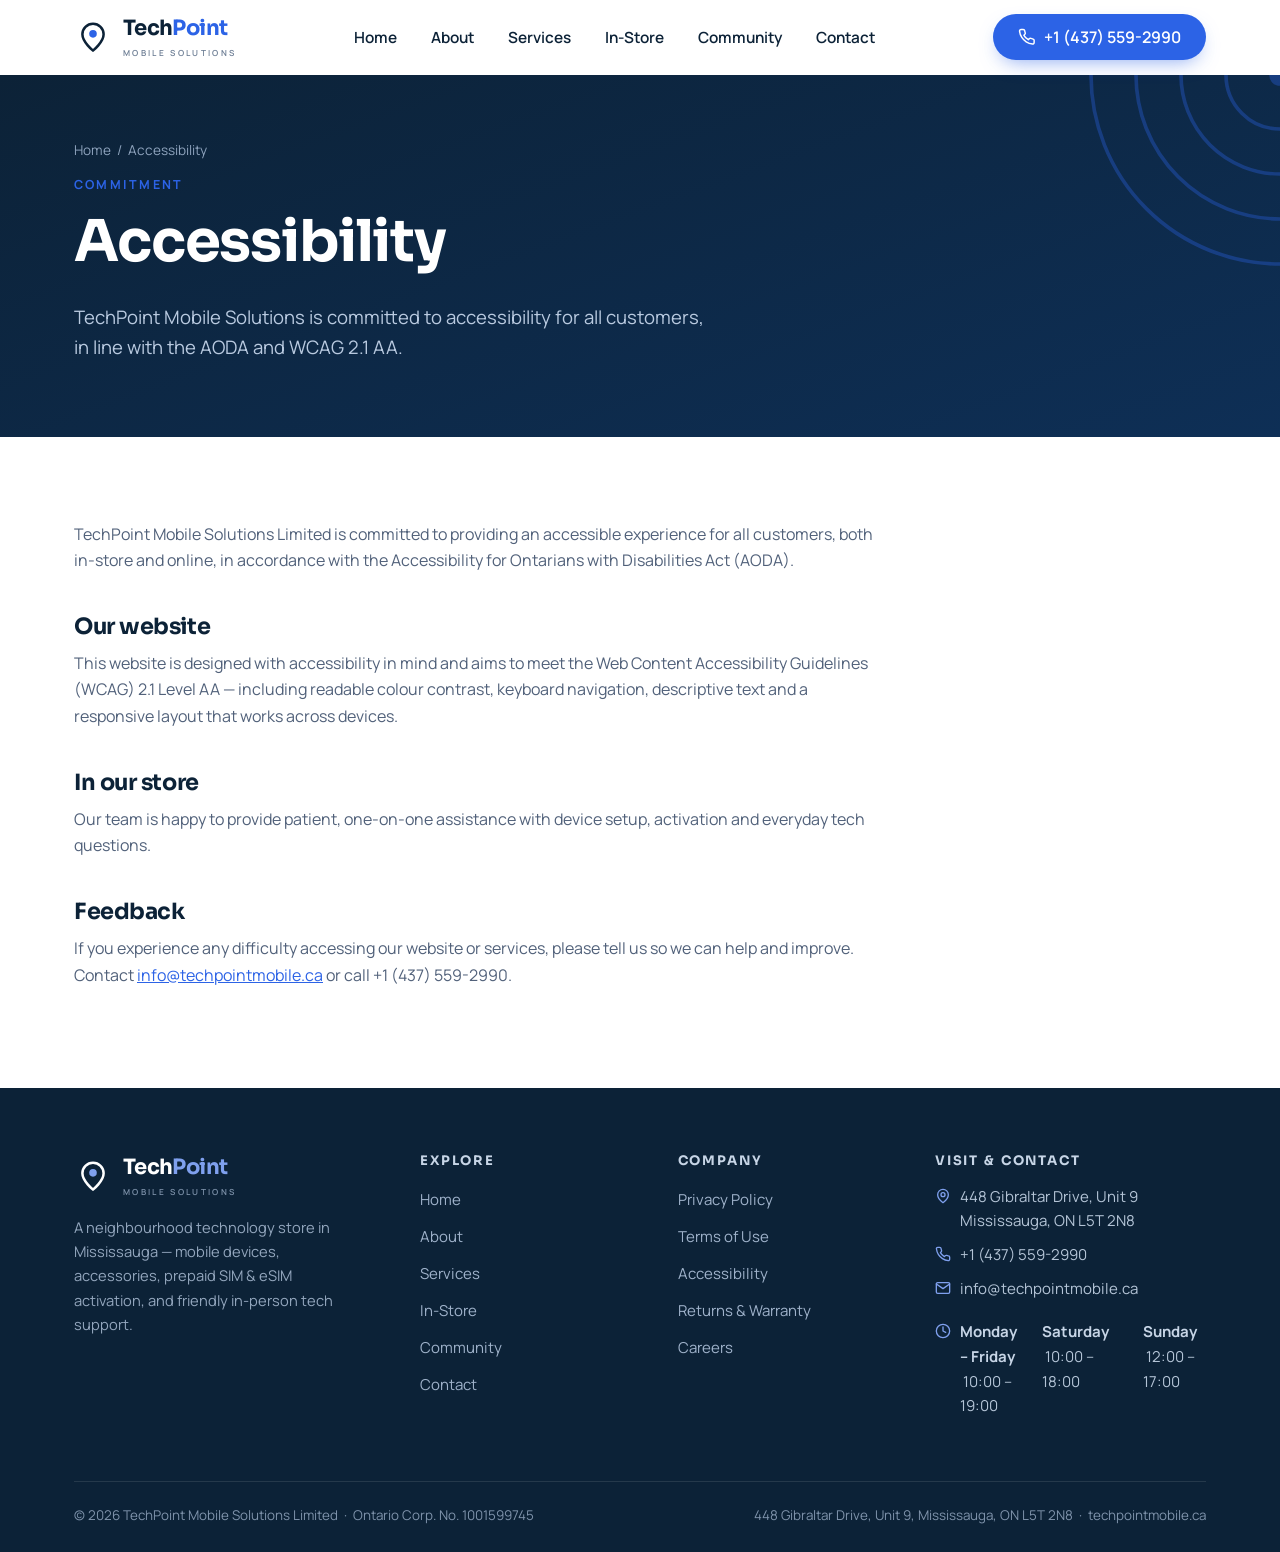
<file: website/accessibility.html>
<!doctype html>
<html lang="en">
<head>
<meta charset="utf-8">
<meta name="viewport" content="width=device-width, initial-scale=1">
<title>Accessibility — TechPoint Mobile Solutions</title>
<meta name="description" content="TechPoint Mobile Solutions is committed to accessibility for all customers, in line with the AODA and WCAG 2.1 AA.">
<link rel="canonical" href="https://techpointmobile.ca/accessibility.html">
<meta name="theme-color" content="#0C2237">
<meta name="robots" content="index,follow">
<meta property="og:type" content="website">
<meta property="og:site_name" content="TechPoint Mobile Solutions">
<meta property="og:title" content="Accessibility — TechPoint Mobile Solutions">
<meta property="og:description" content="TechPoint Mobile Solutions is committed to accessibility for all customers, in line with the AODA and WCAG 2.1 AA.">
<meta property="og:url" content="https://techpointmobile.ca/accessibility.html">
<meta property="og:image" content="https://techpointmobile.ca/assets/img/og-image.png">
<meta name="twitter:card" content="summary_large_image">
<meta name="twitter:title" content="Accessibility — TechPoint Mobile Solutions">
<meta name="twitter:description" content="TechPoint Mobile Solutions is committed to accessibility for all customers, in line with the AODA and WCAG 2.1 AA.">
<meta name="twitter:image" content="https://techpointmobile.ca/assets/img/og-image.png">
<link rel="icon" href="assets/img/favicon.ico" sizes="any">
<link rel="icon" type="image/png" href="assets/img/favicon-512.png">
<link rel="apple-touch-icon" href="assets/img/favicon-180.png">
<link rel="preload" as="font" type="font/woff2" href="assets/fonts/sora-latin-700-normal.woff2" crossorigin>
<link rel="preload" as="font" type="font/woff2" href="assets/fonts/manrope-latin-400-normal.woff2" crossorigin>
<link rel="stylesheet" href="assets/css/styles.css?v=5">

</head>
<body>
<a class="skip" href="#main" style="position:absolute;left:-9999px">Skip to content</a>
<header class="site-header"><div class="container"><nav class="nav" aria-label="Primary">
  <a class="brand" href="index.html" aria-label="TechPoint Mobile Solutions home"><span class="mk"><svg viewBox="0 0 120 120" aria-hidden="true"><path d="M60 18 C41.4 18 26.5 32.9 26.5 51.5 C26.5 76 60 103 60 103 C60 103 93.5 76 93.5 51.5 C93.5 32.9 78.6 18 60 18 Z" fill="none" stroke="#0C2237" stroke-width="8" stroke-linejoin="round"/><circle cx="60" cy="50" r="12" fill="#2C63E6"/></svg></span><span><span class="wm">Tech<b>Point</b></span><span class="tg">MOBILE SOLUTIONS</span></span></a>
  <div class="nav-menu"><ul class="nav-links"><li><a href="index.html">Home</a></li><li><a href="about.html">About</a></li><li><a href="services.html">Services</a></li><li><a href="products.html">In-Store</a></li><li><a href="community.html">Community</a></li><li><a href="contact.html">Contact</a></li></ul>
    <a class="btn btn--primary" href="tel:+14375592990"><svg class="" width="20" height="20" viewBox="0 0 24 24" fill="none" stroke="currentColor" stroke-width="2" stroke-linecap="round" stroke-linejoin="round" aria-hidden="true"><path d="M22 16.92v3a2 2 0 0 1-2.18 2 19.79 19.79 0 0 1-8.63-3.07 19.5 19.5 0 0 1-6-6 19.79 19.79 0 0 1-3.07-8.67A2 2 0 0 1 4.11 2h3a2 2 0 0 1 2 1.72c.13.94.36 1.86.69 2.75a2 2 0 0 1-.45 2.11L8.09 9.91a16 16 0 0 0 6 6l1.27-1.27a2 2 0 0 1 2.11-.45c.89.33 1.81.56 2.75.69A2 2 0 0 1 22 16.92z"/></svg>Call the store</a></div>
  <div class="nav-cta">
    <a class="btn btn--primary" href="tel:+14375592990"><svg class="" width="20" height="20" viewBox="0 0 24 24" fill="none" stroke="currentColor" stroke-width="2" stroke-linecap="round" stroke-linejoin="round" aria-hidden="true"><path d="M22 16.92v3a2 2 0 0 1-2.18 2 19.79 19.79 0 0 1-8.63-3.07 19.5 19.5 0 0 1-6-6 19.79 19.79 0 0 1-3.07-8.67A2 2 0 0 1 4.11 2h3a2 2 0 0 1 2 1.72c.13.94.36 1.86.69 2.75a2 2 0 0 1-.45 2.11L8.09 9.91a16 16 0 0 0 6 6l1.27-1.27a2 2 0 0 1 2.11-.45c.89.33 1.81.56 2.75.69A2 2 0 0 1 22 16.92z"/></svg>+1 (437) 559-2990</a>
    <button class="nav-toggle" aria-label="Menu" aria-expanded="false" aria-controls="main"><span></span></button>
  </div>
</nav></div></header>
<main id="main">
<section class="page-hero"><svg class="arcs" viewBox="0 0 200 200" style="opacity:.35" aria-hidden="true"><g fill="none" stroke="#2C63E6" stroke-width="2"><circle cx="150" cy="50" r="30"/><circle cx="150" cy="50" r="55"/><circle cx="150" cy="50" r="80"/><circle cx="150" cy="50" r="105"/></g><circle cx="150" cy="50" r="6" fill="#2C63E6"/></svg><div class="container" style="position:relative;z-index:2">
      <div class="breadcrumb"><a href="index.html">Home</a> &nbsp;/&nbsp; Accessibility</div>
      <div class="eyebrow">Commitment</div>
      <h1 style="max-width:760px">Accessibility</h1>
      <p class="lead">TechPoint Mobile Solutions is committed to accessibility for all customers, in line with the AODA and WCAG 2.1 AA.</p></div></section><section class="section"><div class="container"><div class="prose reveal"><p>TechPoint Mobile Solutions Limited is committed to providing an accessible experience for all customers, both in-store and
      online, in accordance with the Accessibility for Ontarians with Disabilities Act (AODA).</p>
      <h2>Our website</h2>
      <p>This website is designed with accessibility in mind and aims to meet the Web Content Accessibility
      Guidelines (WCAG) 2.1 Level AA — including readable colour contrast, keyboard navigation, descriptive text
      and a responsive layout that works across devices.</p>
      <h2>In our store</h2>
      <p>Our team is happy to provide patient, one-on-one assistance with device setup, activation and everyday
      tech questions.</p>
      <h2>Feedback</h2>
      <p>If you experience any difficulty accessing our website or services, please tell us so we can help and
      improve. Contact <a href="mailto:info@techpointmobile.ca">info@techpointmobile.ca</a> or call +1 (437) 559-2990.</p></div></div></section>
</main>
<footer class="site-footer"><div class="container">
  <div class="foot-top">
    <div><a class="brand" href="index.html" aria-label="TechPoint Mobile Solutions home"><span class="mk"><svg viewBox="0 0 120 120" aria-hidden="true"><path d="M60 18 C41.4 18 26.5 32.9 26.5 51.5 C26.5 76 60 103 60 103 C60 103 93.5 76 93.5 51.5 C93.5 32.9 78.6 18 60 18 Z" fill="none" stroke="#ffffff" stroke-width="8" stroke-linejoin="round"/><circle cx="60" cy="50" r="12" fill="#7FA0EE"/></svg></span><span><span class="wm">Tech<b>Point</b></span><span class="tg">MOBILE SOLUTIONS</span></span></a>
      <p class="foot-about">A neighbourhood technology store in Mississauga — mobile devices, accessories,
      prepaid SIM &amp; eSIM activation, and friendly in-person tech support.</p>
    </div>
    <div class="foot-col"><h4>Explore</h4><ul><li><a href="index.html">Home</a></li><li><a href="about.html">About</a></li><li><a href="services.html">Services</a></li><li><a href="products.html">In-Store</a></li><li><a href="community.html">Community</a></li><li><a href="contact.html">Contact</a></li></ul></div>
    <div class="foot-col"><h4>Company</h4><ul><li><a href="privacy.html">Privacy Policy</a></li><li><a href="terms.html">Terms of Use</a></li><li><a href="accessibility.html">Accessibility</a></li><li><a href="returns.html">Returns & Warranty</a></li><li><a href="careers.html">Careers</a></li></ul></div>
    <div class="foot-col foot-contact"><h4>Visit &amp; Contact</h4>
      <div><svg class="" width="20" height="20" viewBox="0 0 24 24" fill="none" stroke="currentColor" stroke-width="2" stroke-linecap="round" stroke-linejoin="round" aria-hidden="true"><path d="M20 10c0 6-8 12-8 12s-8-6-8-12a8 8 0 0 1 16 0Z"/><circle cx="12" cy="10" r="3"/></svg><span>448 Gibraltar Drive, Unit 9<br>Mississauga, ON L5T 2N8</span></div>
      <div><svg class="" width="20" height="20" viewBox="0 0 24 24" fill="none" stroke="currentColor" stroke-width="2" stroke-linecap="round" stroke-linejoin="round" aria-hidden="true"><path d="M22 16.92v3a2 2 0 0 1-2.18 2 19.79 19.79 0 0 1-8.63-3.07 19.5 19.5 0 0 1-6-6 19.79 19.79 0 0 1-3.07-8.67A2 2 0 0 1 4.11 2h3a2 2 0 0 1 2 1.72c.13.94.36 1.86.69 2.75a2 2 0 0 1-.45 2.11L8.09 9.91a16 16 0 0 0 6 6l1.27-1.27a2 2 0 0 1 2.11-.45c.89.33 1.81.56 2.75.69A2 2 0 0 1 22 16.92z"/></svg><span><a href="tel:+14375592990" style="color:#b4c4d6">+1 (437) 559-2990</a></span></div>
      <div><svg class="" width="20" height="20" viewBox="0 0 24 24" fill="none" stroke="currentColor" stroke-width="2" stroke-linecap="round" stroke-linejoin="round" aria-hidden="true"><rect x="2" y="4" width="20" height="16" rx="2"/><path d="m22 6-10 7L2 6"/></svg><span><a href="mailto:info@techpointmobile.ca" style="color:#b4c4d6">info@techpointmobile.ca</a></span></div>
      <div style="margin-top:6px"><div><svg class="" width="20" height="20" viewBox="0 0 24 24" fill="none" stroke="currentColor" stroke-width="2" stroke-linecap="round" stroke-linejoin="round" aria-hidden="true"><circle cx="12" cy="12" r="10"/><path d="M12 6v6l4 2"/></svg><span><b style="color:#c7d5e6">Monday – Friday</b> &nbsp;10:00 – 19:00</span></div><div><span style="width:16px"></span><span><b style="color:#c7d5e6">Saturday</b> &nbsp;10:00 – 18:00</span></div><div><span style="width:16px"></span><span><b style="color:#c7d5e6">Sunday</b> &nbsp;12:00 – 17:00</span></div></div>
    </div>
  </div>
  <div class="foot-bottom">
    <div>&copy; <span data-year>2026</span> TechPoint Mobile Solutions Limited &nbsp;·&nbsp; Ontario Corp. No. 1001599745</div>
    <div>448 Gibraltar Drive, Unit 9, Mississauga, ON L5T 2N8 &nbsp;·&nbsp; <a href="https://techpointmobile.ca">techpointmobile.ca</a></div>
  </div>
</div></footer>
<div class="callbar"><a class="btn btn--primary" href="tel:+14375592990"><svg class="" width="20" height="20" viewBox="0 0 24 24" fill="none" stroke="currentColor" stroke-width="2" stroke-linecap="round" stroke-linejoin="round" aria-hidden="true"><path d="M22 16.92v3a2 2 0 0 1-2.18 2 19.79 19.79 0 0 1-8.63-3.07 19.5 19.5 0 0 1-6-6 19.79 19.79 0 0 1-3.07-8.67A2 2 0 0 1 4.11 2h3a2 2 0 0 1 2 1.72c.13.94.36 1.86.69 2.75a2 2 0 0 1-.45 2.11L8.09 9.91a16 16 0 0 0 6 6l1.27-1.27a2 2 0 0 1 2.11-.45c.89.33 1.81.56 2.75.69A2 2 0 0 1 22 16.92z"/></svg>Call now</a>
  <a class="btn btn--white" href="https://www.google.com/maps?q=448 Gibraltar Drive, Unit 9, Mississauga ON L5T 2N8" target="_blank" rel="noopener"><svg class="" width="20" height="20" viewBox="0 0 24 24" fill="none" stroke="currentColor" stroke-width="2" stroke-linecap="round" stroke-linejoin="round" aria-hidden="true"><path d="M20 10c0 6-8 12-8 12s-8-6-8-12a8 8 0 0 1 16 0Z"/><circle cx="12" cy="10" r="3"/></svg>Directions</a></div>
<script src="assets/js/main.js?v=5" defer></script>
</body>
</html>
</file>
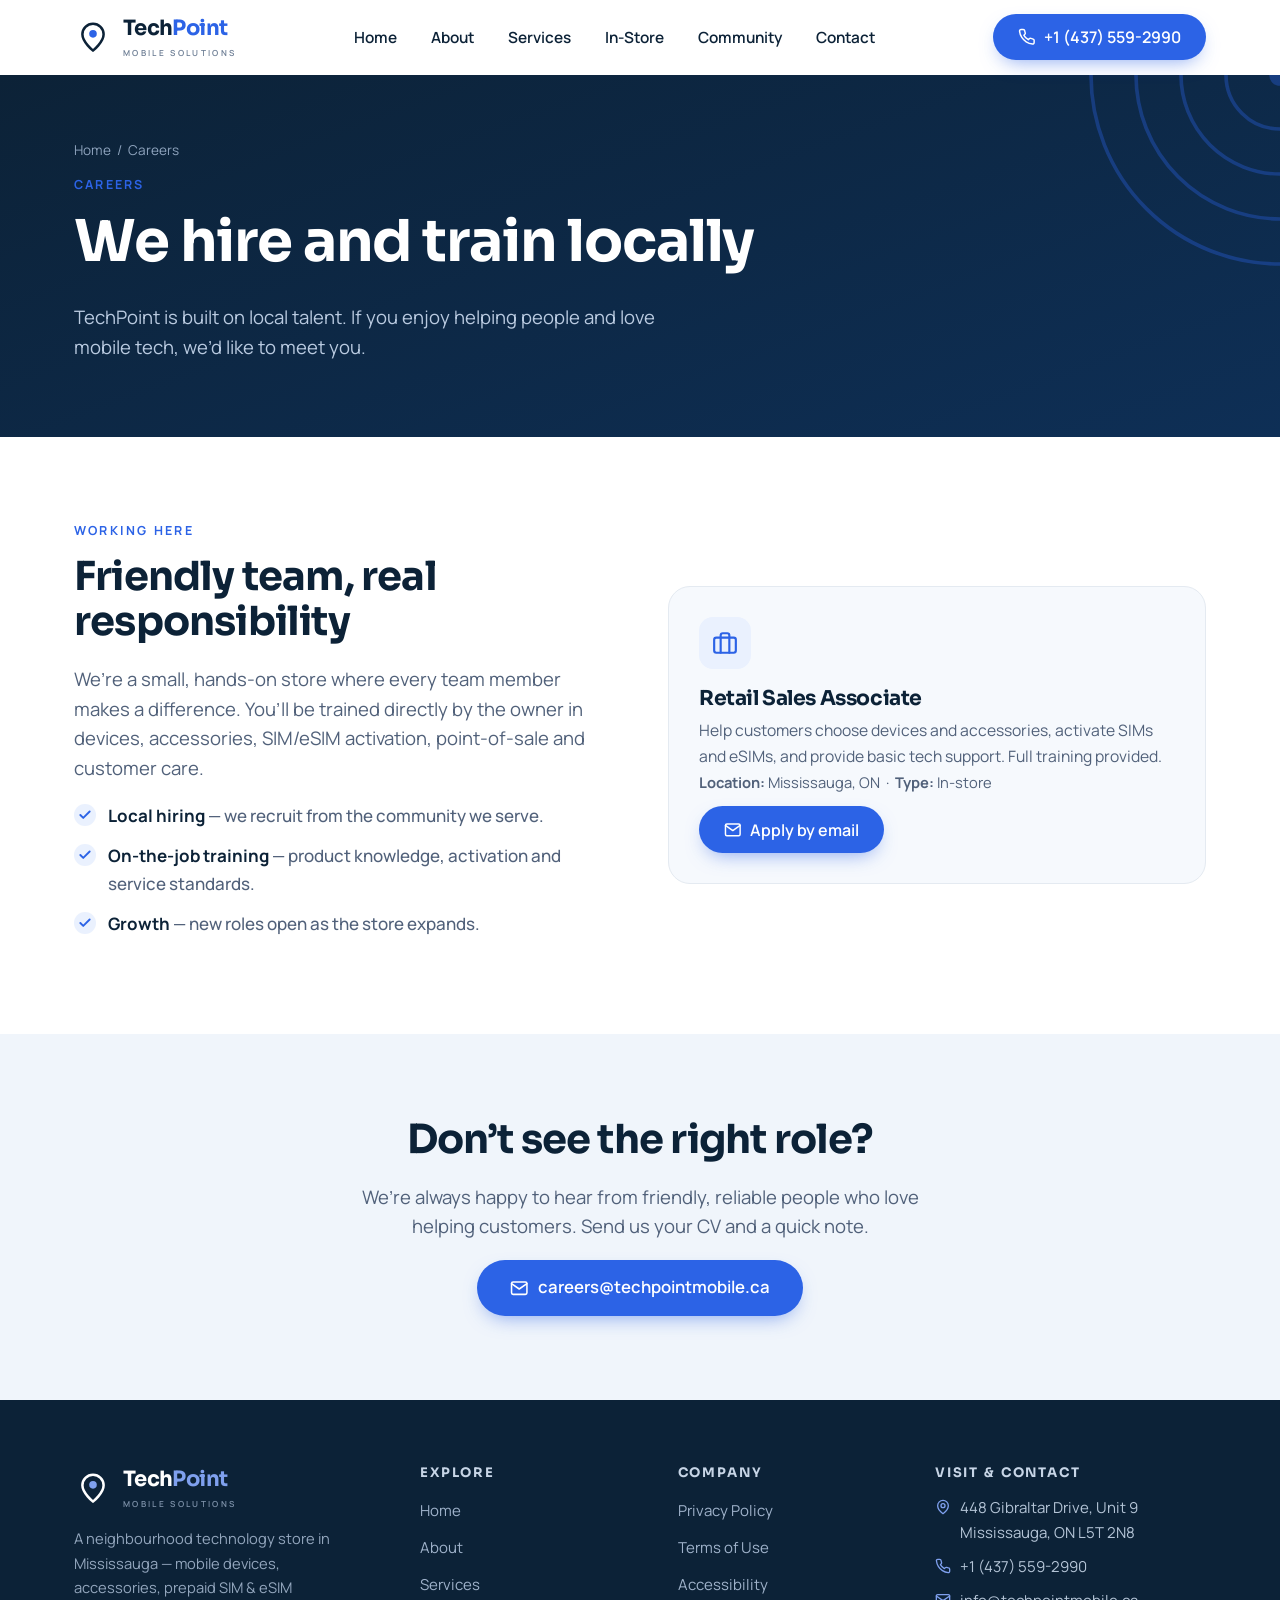
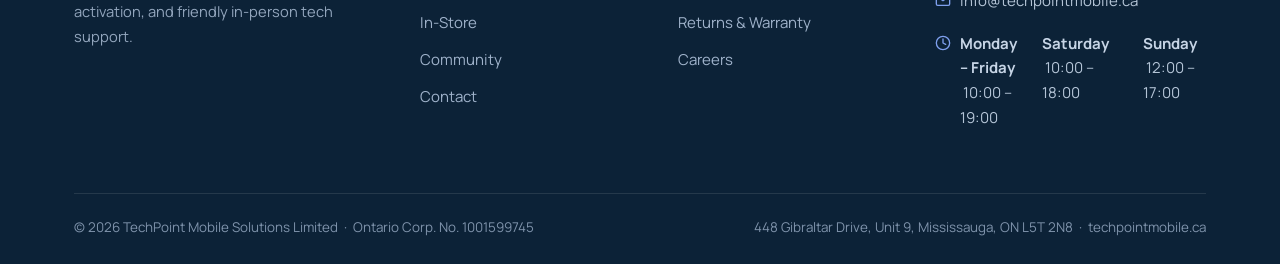
<file: website/careers.html>
<!doctype html>
<html lang="en">
<head>
<meta charset="utf-8">
<meta name="viewport" content="width=device-width, initial-scale=1">
<title>Careers — Work at TechPoint Mobile Solutions in Mississauga</title>
<meta name="description" content="TechPoint Mobile Solutions hires and trains locally. Explore retail roles at our Mississauga store and apply today.">
<link rel="canonical" href="https://techpointmobile.ca/careers.html">
<meta name="theme-color" content="#0C2237">
<meta name="robots" content="index,follow">
<meta property="og:type" content="website">
<meta property="og:site_name" content="TechPoint Mobile Solutions">
<meta property="og:title" content="Careers — Work at TechPoint Mobile Solutions in Mississauga">
<meta property="og:description" content="TechPoint Mobile Solutions hires and trains locally. Explore retail roles at our Mississauga store and apply today.">
<meta property="og:url" content="https://techpointmobile.ca/careers.html">
<meta property="og:image" content="https://techpointmobile.ca/assets/img/og-image.png">
<meta name="twitter:card" content="summary_large_image">
<meta name="twitter:title" content="Careers — Work at TechPoint Mobile Solutions in Mississauga">
<meta name="twitter:description" content="TechPoint Mobile Solutions hires and trains locally. Explore retail roles at our Mississauga store and apply today.">
<meta name="twitter:image" content="https://techpointmobile.ca/assets/img/og-image.png">
<link rel="icon" href="assets/img/favicon.ico" sizes="any">
<link rel="icon" type="image/png" href="assets/img/favicon-512.png">
<link rel="apple-touch-icon" href="assets/img/favicon-180.png">
<link rel="preload" as="font" type="font/woff2" href="assets/fonts/sora-latin-700-normal.woff2" crossorigin>
<link rel="preload" as="font" type="font/woff2" href="assets/fonts/manrope-latin-400-normal.woff2" crossorigin>
<link rel="stylesheet" href="assets/css/styles.css?v=5">

</head>
<body>
<a class="skip" href="#main" style="position:absolute;left:-9999px">Skip to content</a>
<header class="site-header"><div class="container"><nav class="nav" aria-label="Primary">
  <a class="brand" href="index.html" aria-label="TechPoint Mobile Solutions home"><span class="mk"><svg viewBox="0 0 120 120" aria-hidden="true"><path d="M60 18 C41.4 18 26.5 32.9 26.5 51.5 C26.5 76 60 103 60 103 C60 103 93.5 76 93.5 51.5 C93.5 32.9 78.6 18 60 18 Z" fill="none" stroke="#0C2237" stroke-width="8" stroke-linejoin="round"/><circle cx="60" cy="50" r="12" fill="#2C63E6"/></svg></span><span><span class="wm">Tech<b>Point</b></span><span class="tg">MOBILE SOLUTIONS</span></span></a>
  <div class="nav-menu"><ul class="nav-links"><li><a href="index.html">Home</a></li><li><a href="about.html">About</a></li><li><a href="services.html">Services</a></li><li><a href="products.html">In-Store</a></li><li><a href="community.html">Community</a></li><li><a href="contact.html">Contact</a></li></ul>
    <a class="btn btn--primary" href="tel:+14375592990"><svg class="" width="20" height="20" viewBox="0 0 24 24" fill="none" stroke="currentColor" stroke-width="2" stroke-linecap="round" stroke-linejoin="round" aria-hidden="true"><path d="M22 16.92v3a2 2 0 0 1-2.18 2 19.79 19.79 0 0 1-8.63-3.07 19.5 19.5 0 0 1-6-6 19.79 19.79 0 0 1-3.07-8.67A2 2 0 0 1 4.11 2h3a2 2 0 0 1 2 1.72c.13.94.36 1.86.69 2.75a2 2 0 0 1-.45 2.11L8.09 9.91a16 16 0 0 0 6 6l1.27-1.27a2 2 0 0 1 2.11-.45c.89.33 1.81.56 2.75.69A2 2 0 0 1 22 16.92z"/></svg>Call the store</a></div>
  <div class="nav-cta">
    <a class="btn btn--primary" href="tel:+14375592990"><svg class="" width="20" height="20" viewBox="0 0 24 24" fill="none" stroke="currentColor" stroke-width="2" stroke-linecap="round" stroke-linejoin="round" aria-hidden="true"><path d="M22 16.92v3a2 2 0 0 1-2.18 2 19.79 19.79 0 0 1-8.63-3.07 19.5 19.5 0 0 1-6-6 19.79 19.79 0 0 1-3.07-8.67A2 2 0 0 1 4.11 2h3a2 2 0 0 1 2 1.72c.13.94.36 1.86.69 2.75a2 2 0 0 1-.45 2.11L8.09 9.91a16 16 0 0 0 6 6l1.27-1.27a2 2 0 0 1 2.11-.45c.89.33 1.81.56 2.75.69A2 2 0 0 1 22 16.92z"/></svg>+1 (437) 559-2990</a>
    <button class="nav-toggle" aria-label="Menu" aria-expanded="false" aria-controls="main"><span></span></button>
  </div>
</nav></div></header>
<main id="main">
<section class="page-hero"><svg class="arcs" viewBox="0 0 200 200" style="opacity:.35" aria-hidden="true"><g fill="none" stroke="#2C63E6" stroke-width="2"><circle cx="150" cy="50" r="30"/><circle cx="150" cy="50" r="55"/><circle cx="150" cy="50" r="80"/><circle cx="150" cy="50" r="105"/></g><circle cx="150" cy="50" r="6" fill="#2C63E6"/></svg><div class="container" style="position:relative;z-index:2">
      <div class="breadcrumb"><a href="index.html">Home</a> &nbsp;/&nbsp; Careers</div>
      <div class="eyebrow">Careers</div>
      <h1 style="max-width:760px">We hire and train locally</h1>
      <p class="lead">TechPoint is built on local talent. If you enjoy helping people and love mobile tech, we&rsquo;d like to meet you.</p></div></section>
<section class="section"><div class="container"><div class="split">
  <div class="reveal"><div class="eyebrow">Working here</div>
    <h2>Friendly team, real responsibility</h2>
    <p class="lead">We&rsquo;re a small, hands-on store where every team member makes a difference. You&rsquo;ll be
      trained directly by the owner in devices, accessories, SIM/eSIM activation, point-of-sale and customer care.</p>
    <ul class="check">
      <li><b>Local hiring</b> — we recruit from the community we serve.</li>
      <li><b>On-the-job training</b> — product knowledge, activation and service standards.</li>
      <li><b>Growth</b> — new roles open as the store expands.</li>
    </ul>
  </div>
  <div class="reveal"><div class="card" style="background:var(--bg-soft)">
    <div class="ic"><svg class="" width="20" height="20" viewBox="0 0 24 24" fill="none" stroke="currentColor" stroke-width="2" stroke-linecap="round" stroke-linejoin="round" aria-hidden="true"><rect x="2" y="7" width="20" height="14" rx="2"/><path d="M16 21V5a2 2 0 0 0-2-2h-4a2 2 0 0 0-2 2v16"/></svg></div>
    <h3>Retail Sales Associate</h3>
    <p>Help customers choose devices and accessories, activate SIMs and eSIMs, and provide basic tech support.
      Full training provided.</p>
    <p style="color:var(--slate);font-size:.92rem"><b>Location:</b> Mississauga, ON &nbsp;·&nbsp; <b>Type:</b> In-store</p>
    <div class="btn-row" style="margin-top:12px">
      <a class="btn btn--primary" href="mailto:careers@techpointmobile.ca?subject=Application%20—%20Retail%20Sales%20Associate"><svg class="" width="20" height="20" viewBox="0 0 24 24" fill="none" stroke="currentColor" stroke-width="2" stroke-linecap="round" stroke-linejoin="round" aria-hidden="true"><rect x="2" y="4" width="20" height="16" rx="2"/><path d="m22 6-10 7L2 6"/></svg>Apply by email</a></div>
  </div></div>
</div></div></section>

<section class="section--mist section"><div class="container center reveal">
  <h2>Don&rsquo;t see the right role?</h2>
  <p class="lead" style="max-width:620px;margin-inline:auto">We&rsquo;re always happy to hear from friendly,
    reliable people who love helping customers. Send us your CV and a quick note.</p>
  <div class="btn-row" style="justify-content:center;margin-top:18px">
    <a class="btn btn--primary btn--lg" href="mailto:careers@techpointmobile.ca"><svg class="" width="20" height="20" viewBox="0 0 24 24" fill="none" stroke="currentColor" stroke-width="2" stroke-linecap="round" stroke-linejoin="round" aria-hidden="true"><rect x="2" y="4" width="20" height="16" rx="2"/><path d="m22 6-10 7L2 6"/></svg>careers@techpointmobile.ca</a></div>
</div></section>

</main>
<footer class="site-footer"><div class="container">
  <div class="foot-top">
    <div><a class="brand" href="index.html" aria-label="TechPoint Mobile Solutions home"><span class="mk"><svg viewBox="0 0 120 120" aria-hidden="true"><path d="M60 18 C41.4 18 26.5 32.9 26.5 51.5 C26.5 76 60 103 60 103 C60 103 93.5 76 93.5 51.5 C93.5 32.9 78.6 18 60 18 Z" fill="none" stroke="#ffffff" stroke-width="8" stroke-linejoin="round"/><circle cx="60" cy="50" r="12" fill="#7FA0EE"/></svg></span><span><span class="wm">Tech<b>Point</b></span><span class="tg">MOBILE SOLUTIONS</span></span></a>
      <p class="foot-about">A neighbourhood technology store in Mississauga — mobile devices, accessories,
      prepaid SIM &amp; eSIM activation, and friendly in-person tech support.</p>
    </div>
    <div class="foot-col"><h4>Explore</h4><ul><li><a href="index.html">Home</a></li><li><a href="about.html">About</a></li><li><a href="services.html">Services</a></li><li><a href="products.html">In-Store</a></li><li><a href="community.html">Community</a></li><li><a href="contact.html">Contact</a></li></ul></div>
    <div class="foot-col"><h4>Company</h4><ul><li><a href="privacy.html">Privacy Policy</a></li><li><a href="terms.html">Terms of Use</a></li><li><a href="accessibility.html">Accessibility</a></li><li><a href="returns.html">Returns & Warranty</a></li><li><a href="careers.html">Careers</a></li></ul></div>
    <div class="foot-col foot-contact"><h4>Visit &amp; Contact</h4>
      <div><svg class="" width="20" height="20" viewBox="0 0 24 24" fill="none" stroke="currentColor" stroke-width="2" stroke-linecap="round" stroke-linejoin="round" aria-hidden="true"><path d="M20 10c0 6-8 12-8 12s-8-6-8-12a8 8 0 0 1 16 0Z"/><circle cx="12" cy="10" r="3"/></svg><span>448 Gibraltar Drive, Unit 9<br>Mississauga, ON L5T 2N8</span></div>
      <div><svg class="" width="20" height="20" viewBox="0 0 24 24" fill="none" stroke="currentColor" stroke-width="2" stroke-linecap="round" stroke-linejoin="round" aria-hidden="true"><path d="M22 16.92v3a2 2 0 0 1-2.18 2 19.79 19.79 0 0 1-8.63-3.07 19.5 19.5 0 0 1-6-6 19.79 19.79 0 0 1-3.07-8.67A2 2 0 0 1 4.11 2h3a2 2 0 0 1 2 1.72c.13.94.36 1.86.69 2.75a2 2 0 0 1-.45 2.11L8.09 9.91a16 16 0 0 0 6 6l1.27-1.27a2 2 0 0 1 2.11-.45c.89.33 1.81.56 2.75.69A2 2 0 0 1 22 16.92z"/></svg><span><a href="tel:+14375592990" style="color:#b4c4d6">+1 (437) 559-2990</a></span></div>
      <div><svg class="" width="20" height="20" viewBox="0 0 24 24" fill="none" stroke="currentColor" stroke-width="2" stroke-linecap="round" stroke-linejoin="round" aria-hidden="true"><rect x="2" y="4" width="20" height="16" rx="2"/><path d="m22 6-10 7L2 6"/></svg><span><a href="mailto:info@techpointmobile.ca" style="color:#b4c4d6">info@techpointmobile.ca</a></span></div>
      <div style="margin-top:6px"><div><svg class="" width="20" height="20" viewBox="0 0 24 24" fill="none" stroke="currentColor" stroke-width="2" stroke-linecap="round" stroke-linejoin="round" aria-hidden="true"><circle cx="12" cy="12" r="10"/><path d="M12 6v6l4 2"/></svg><span><b style="color:#c7d5e6">Monday – Friday</b> &nbsp;10:00 – 19:00</span></div><div><span style="width:16px"></span><span><b style="color:#c7d5e6">Saturday</b> &nbsp;10:00 – 18:00</span></div><div><span style="width:16px"></span><span><b style="color:#c7d5e6">Sunday</b> &nbsp;12:00 – 17:00</span></div></div>
    </div>
  </div>
  <div class="foot-bottom">
    <div>&copy; <span data-year>2026</span> TechPoint Mobile Solutions Limited &nbsp;·&nbsp; Ontario Corp. No. 1001599745</div>
    <div>448 Gibraltar Drive, Unit 9, Mississauga, ON L5T 2N8 &nbsp;·&nbsp; <a href="https://techpointmobile.ca">techpointmobile.ca</a></div>
  </div>
</div></footer>
<div class="callbar"><a class="btn btn--primary" href="tel:+14375592990"><svg class="" width="20" height="20" viewBox="0 0 24 24" fill="none" stroke="currentColor" stroke-width="2" stroke-linecap="round" stroke-linejoin="round" aria-hidden="true"><path d="M22 16.92v3a2 2 0 0 1-2.18 2 19.79 19.79 0 0 1-8.63-3.07 19.5 19.5 0 0 1-6-6 19.79 19.79 0 0 1-3.07-8.67A2 2 0 0 1 4.11 2h3a2 2 0 0 1 2 1.72c.13.94.36 1.86.69 2.75a2 2 0 0 1-.45 2.11L8.09 9.91a16 16 0 0 0 6 6l1.27-1.27a2 2 0 0 1 2.11-.45c.89.33 1.81.56 2.75.69A2 2 0 0 1 22 16.92z"/></svg>Call now</a>
  <a class="btn btn--white" href="https://www.google.com/maps?q=448 Gibraltar Drive, Unit 9, Mississauga ON L5T 2N8" target="_blank" rel="noopener"><svg class="" width="20" height="20" viewBox="0 0 24 24" fill="none" stroke="currentColor" stroke-width="2" stroke-linecap="round" stroke-linejoin="round" aria-hidden="true"><path d="M20 10c0 6-8 12-8 12s-8-6-8-12a8 8 0 0 1 16 0Z"/><circle cx="12" cy="10" r="3"/></svg>Directions</a></div>
<script src="assets/js/main.js?v=5" defer></script>
</body>
</html>
</file>
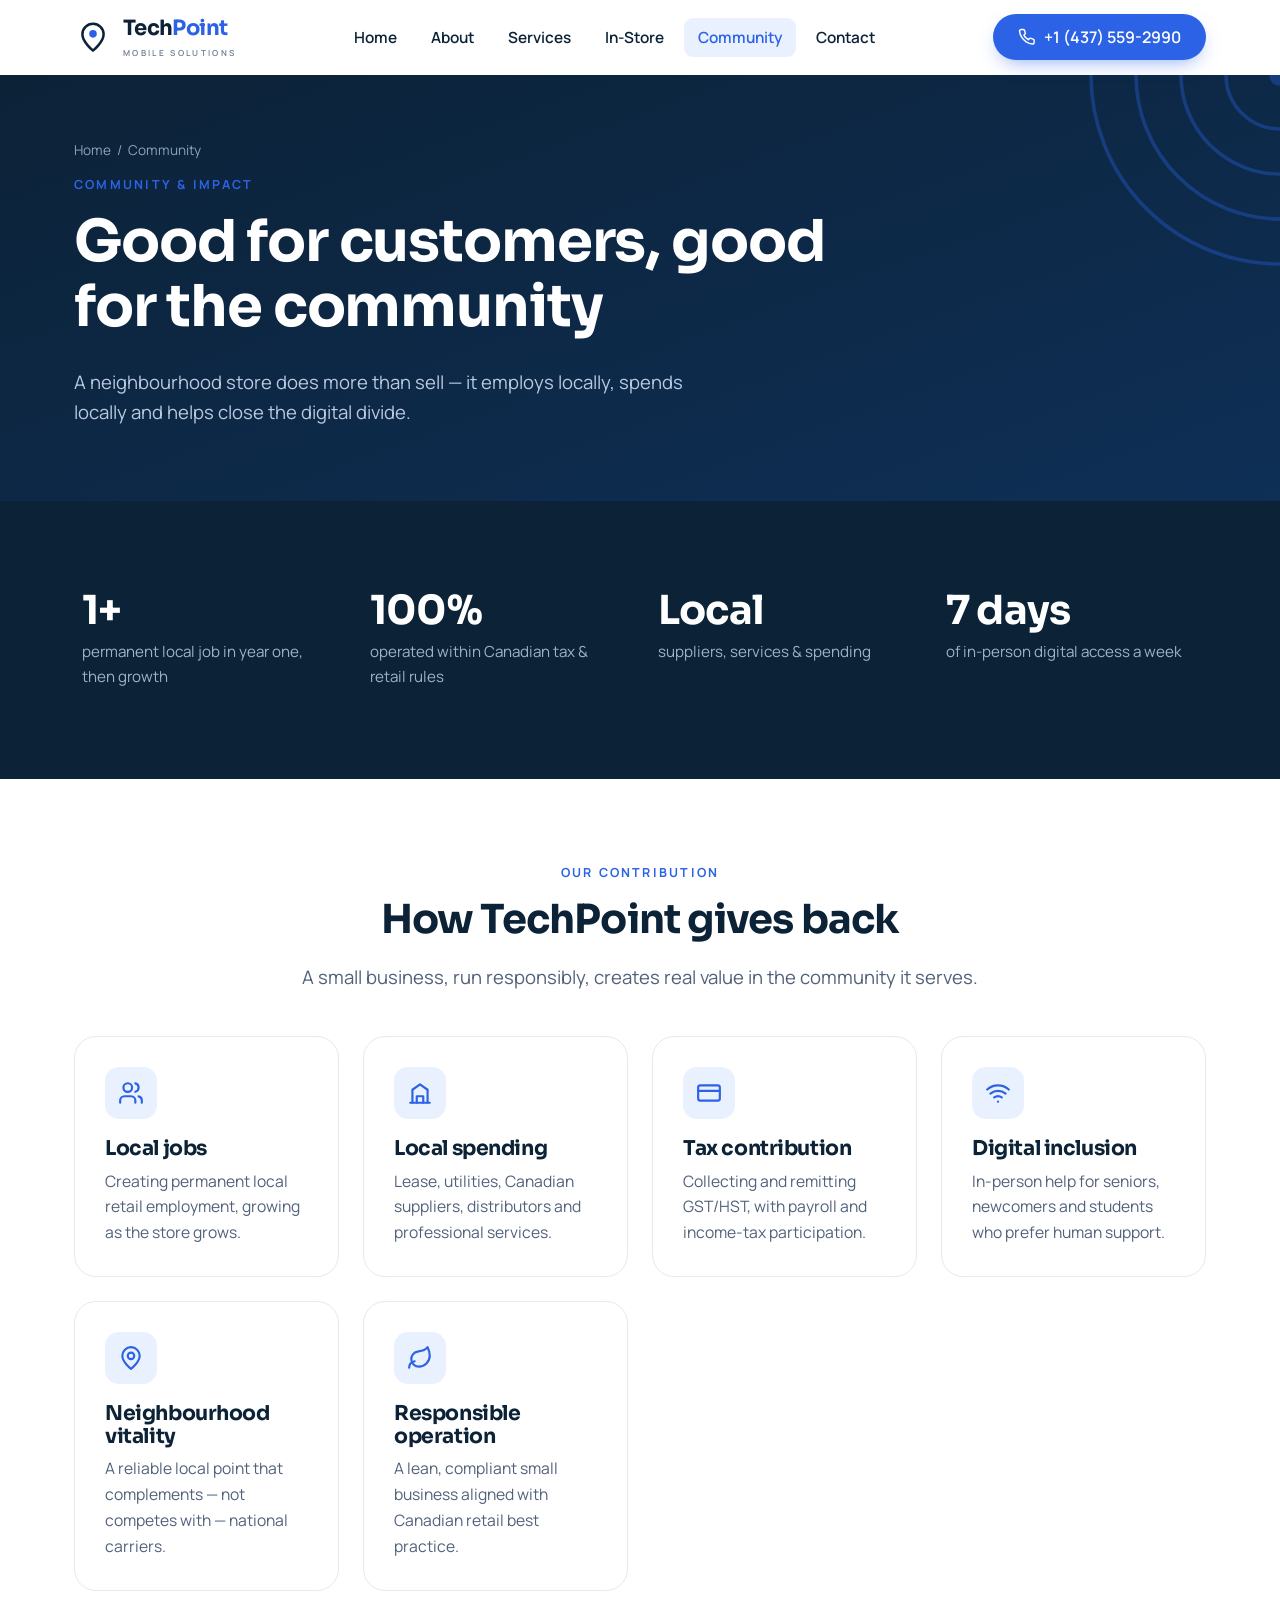
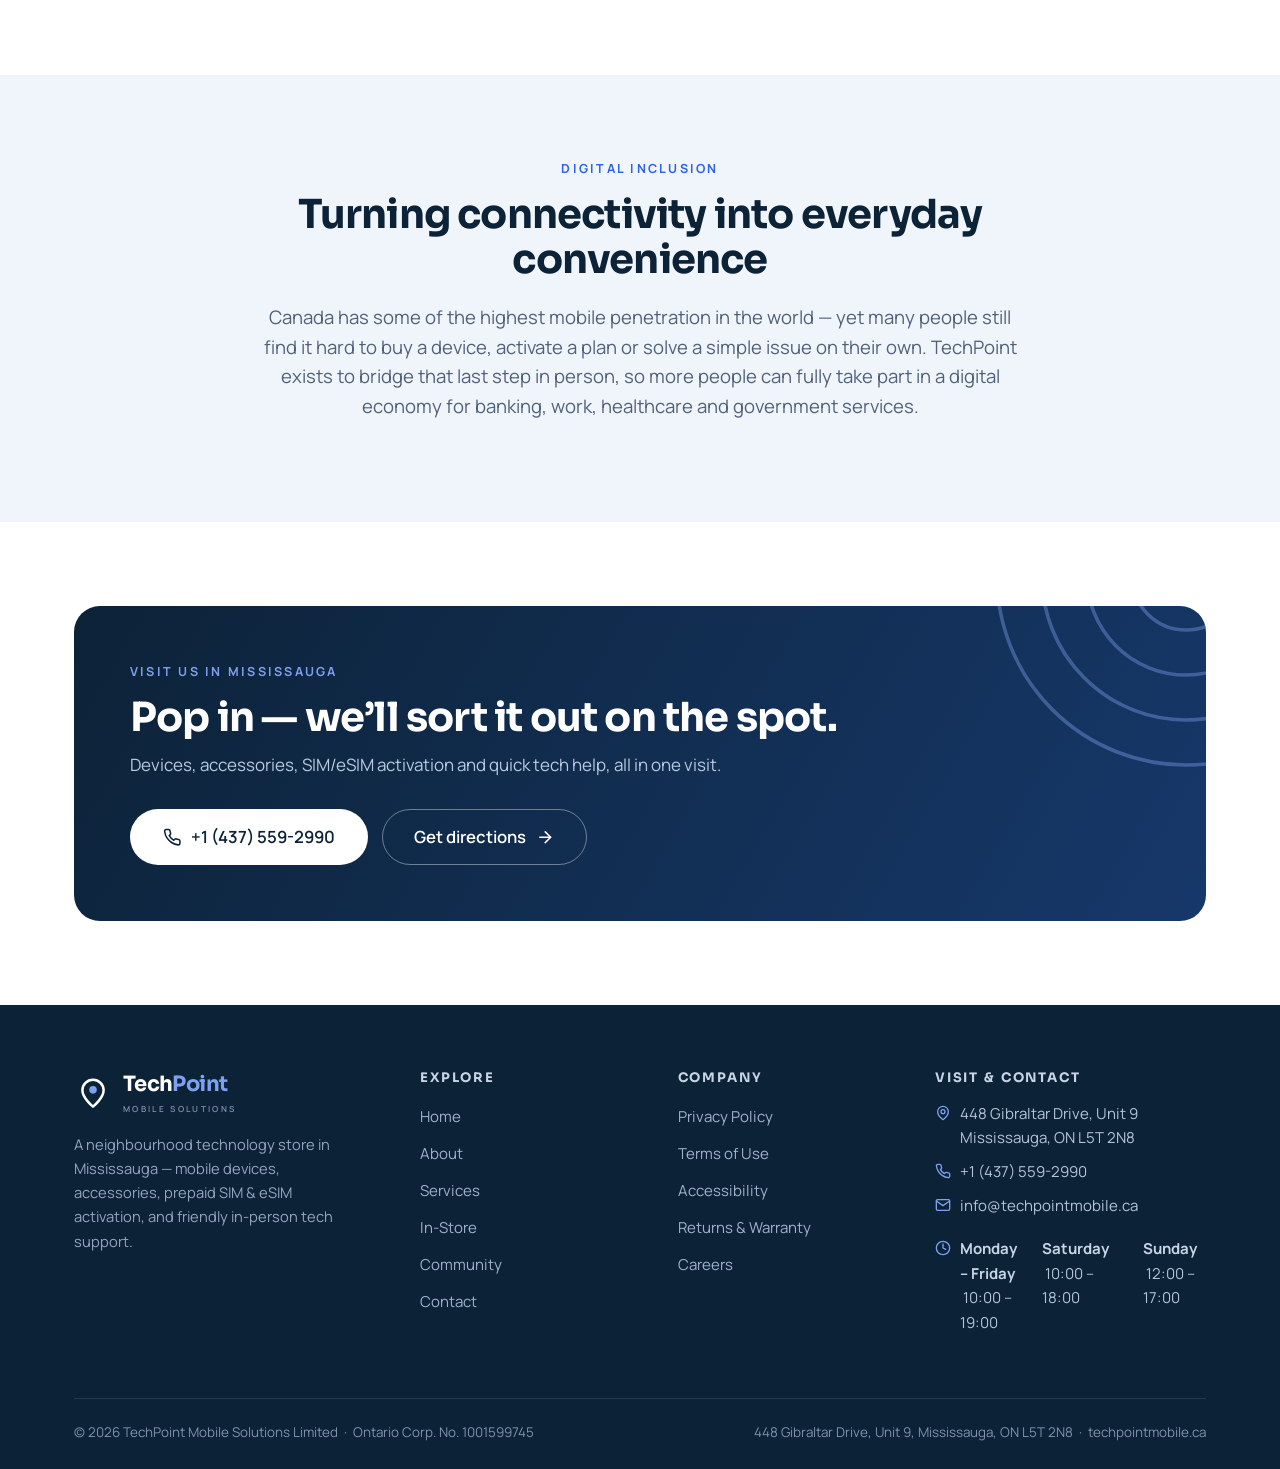
<file: website/community.html>
<!doctype html>
<html lang="en">
<head>
<meta charset="utf-8">
<meta name="viewport" content="width=device-width, initial-scale=1">
<title>Community &amp; Economic Impact — TechPoint Mobile Solutions</title>
<meta name="description" content="How TechPoint Mobile Solutions contributes to Mississauga and Canada: local jobs, local spending, tax contribution and everyday digital inclusion.">
<link rel="canonical" href="https://techpointmobile.ca/community.html">
<meta name="theme-color" content="#0C2237">
<meta name="robots" content="index,follow">
<meta property="og:type" content="website">
<meta property="og:site_name" content="TechPoint Mobile Solutions">
<meta property="og:title" content="Community &amp; Economic Impact — TechPoint Mobile Solutions">
<meta property="og:description" content="How TechPoint Mobile Solutions contributes to Mississauga and Canada: local jobs, local spending, tax contribution and everyday digital inclusion.">
<meta property="og:url" content="https://techpointmobile.ca/community.html">
<meta property="og:image" content="https://techpointmobile.ca/assets/img/og-image.png">
<meta name="twitter:card" content="summary_large_image">
<meta name="twitter:title" content="Community &amp; Economic Impact — TechPoint Mobile Solutions">
<meta name="twitter:description" content="How TechPoint Mobile Solutions contributes to Mississauga and Canada: local jobs, local spending, tax contribution and everyday digital inclusion.">
<meta name="twitter:image" content="https://techpointmobile.ca/assets/img/og-image.png">
<link rel="icon" href="assets/img/favicon.ico" sizes="any">
<link rel="icon" type="image/png" href="assets/img/favicon-512.png">
<link rel="apple-touch-icon" href="assets/img/favicon-180.png">
<link rel="preload" as="font" type="font/woff2" href="assets/fonts/sora-latin-700-normal.woff2" crossorigin>
<link rel="preload" as="font" type="font/woff2" href="assets/fonts/manrope-latin-400-normal.woff2" crossorigin>
<link rel="stylesheet" href="assets/css/styles.css?v=5">
<script type="application/ld+json">{"@context": "https://schema.org", "@type": "MobilePhoneStore", "name": "TechPoint Mobile Solutions", "legalName": "TechPoint Mobile Solutions Limited", "url": "https://techpointmobile.ca", "telephone": "+1 (437) 559-2990", "email": "info@techpointmobile.ca", "image": "https://techpointmobile.ca/assets/img/og-image.png", "priceRange": "$$", "currenciesAccepted": "CAD", "paymentAccepted": "Cash, Debit, Credit, Contactless", "address": {"@type": "PostalAddress", "streetAddress": "448 Gibraltar Drive, Unit 9", "addressLocality": "Mississauga", "addressRegion": "ON", "postalCode": "L5T 2N8", "addressCountry": "CA"}, "areaServed": {"@type": "City", "name": "Mississauga"}, "openingHoursSpecification": [{"@type": "OpeningHoursSpecification", "dayOfWeek": ["Monday", "Tuesday", "Wednesday", "Thursday", "Friday"], "opens": "10:00", "closes": "19:00"}, {"@type": "OpeningHoursSpecification", "dayOfWeek": "Saturday", "opens": "10:00", "closes": "18:00"}, {"@type": "OpeningHoursSpecification", "dayOfWeek": "Sunday", "opens": "12:00", "closes": "17:00"}], "identifier": {"@type": "PropertyValue", "name": "Ontario Corporation Number", "value": "1001599745"}}</script>
</head>
<body>
<a class="skip" href="#main" style="position:absolute;left:-9999px">Skip to content</a>
<header class="site-header"><div class="container"><nav class="nav" aria-label="Primary">
  <a class="brand" href="index.html" aria-label="TechPoint Mobile Solutions home"><span class="mk"><svg viewBox="0 0 120 120" aria-hidden="true"><path d="M60 18 C41.4 18 26.5 32.9 26.5 51.5 C26.5 76 60 103 60 103 C60 103 93.5 76 93.5 51.5 C93.5 32.9 78.6 18 60 18 Z" fill="none" stroke="#0C2237" stroke-width="8" stroke-linejoin="round"/><circle cx="60" cy="50" r="12" fill="#2C63E6"/></svg></span><span><span class="wm">Tech<b>Point</b></span><span class="tg">MOBILE SOLUTIONS</span></span></a>
  <div class="nav-menu"><ul class="nav-links"><li><a href="index.html">Home</a></li><li><a href="about.html">About</a></li><li><a href="services.html">Services</a></li><li><a href="products.html">In-Store</a></li><li><a href="community.html" aria-current="page">Community</a></li><li><a href="contact.html">Contact</a></li></ul>
    <a class="btn btn--primary" href="tel:+14375592990"><svg class="" width="20" height="20" viewBox="0 0 24 24" fill="none" stroke="currentColor" stroke-width="2" stroke-linecap="round" stroke-linejoin="round" aria-hidden="true"><path d="M22 16.92v3a2 2 0 0 1-2.18 2 19.79 19.79 0 0 1-8.63-3.07 19.5 19.5 0 0 1-6-6 19.79 19.79 0 0 1-3.07-8.67A2 2 0 0 1 4.11 2h3a2 2 0 0 1 2 1.72c.13.94.36 1.86.69 2.75a2 2 0 0 1-.45 2.11L8.09 9.91a16 16 0 0 0 6 6l1.27-1.27a2 2 0 0 1 2.11-.45c.89.33 1.81.56 2.75.69A2 2 0 0 1 22 16.92z"/></svg>Call the store</a></div>
  <div class="nav-cta">
    <a class="btn btn--primary" href="tel:+14375592990"><svg class="" width="20" height="20" viewBox="0 0 24 24" fill="none" stroke="currentColor" stroke-width="2" stroke-linecap="round" stroke-linejoin="round" aria-hidden="true"><path d="M22 16.92v3a2 2 0 0 1-2.18 2 19.79 19.79 0 0 1-8.63-3.07 19.5 19.5 0 0 1-6-6 19.79 19.79 0 0 1-3.07-8.67A2 2 0 0 1 4.11 2h3a2 2 0 0 1 2 1.72c.13.94.36 1.86.69 2.75a2 2 0 0 1-.45 2.11L8.09 9.91a16 16 0 0 0 6 6l1.27-1.27a2 2 0 0 1 2.11-.45c.89.33 1.81.56 2.75.69A2 2 0 0 1 22 16.92z"/></svg>+1 (437) 559-2990</a>
    <button class="nav-toggle" aria-label="Menu" aria-expanded="false" aria-controls="main"><span></span></button>
  </div>
</nav></div></header>
<main id="main">
<section class="page-hero"><svg class="arcs" viewBox="0 0 200 200" style="opacity:.35" aria-hidden="true"><g fill="none" stroke="#2C63E6" stroke-width="2"><circle cx="150" cy="50" r="30"/><circle cx="150" cy="50" r="55"/><circle cx="150" cy="50" r="80"/><circle cx="150" cy="50" r="105"/></g><circle cx="150" cy="50" r="6" fill="#2C63E6"/></svg><div class="container" style="position:relative;z-index:2">
      <div class="breadcrumb"><a href="index.html">Home</a> &nbsp;/&nbsp; Community</div>
      <div class="eyebrow">Community &amp; impact</div>
      <h1 style="max-width:760px">Good for customers, good for the community</h1>
      <p class="lead">A neighbourhood store does more than sell — it employs locally, spends locally and helps close the digital divide.</p></div></section>
<section class="section--ink section"><div class="container">
  <div class="stats reveal">
    <div class="stat"><div class="n">1+</div><div class="l">permanent local job in year one, then growth</div></div>
    <div class="stat"><div class="n">100%</div><div class="l">operated within Canadian tax &amp; retail rules</div></div>
    <div class="stat"><div class="n">Local</div><div class="l">suppliers, services &amp; spending</div></div>
    <div class="stat"><div class="n">7 days</div><div class="l">of in-person digital access a week</div></div>
  </div>
</div></section>

<section class="section"><div class="container">
  <div class="sec-head center reveal"><div class="eyebrow">Our contribution</div>
    <h2>How TechPoint gives back</h2>
    <p class="lead">A small business, run responsibly, creates real value in the community it serves.</p></div>
  <div class="cards"><div class="card reveal"><div class="ic"><svg class="" width="20" height="20" viewBox="0 0 24 24" fill="none" stroke="currentColor" stroke-width="2" stroke-linecap="round" stroke-linejoin="round" aria-hidden="true"><path d="M16 21v-2a4 4 0 0 0-4-4H6a4 4 0 0 0-4 4v2"/><circle cx="9" cy="7" r="4"/><path d="M22 21v-2a4 4 0 0 0-3-3.87"/><path d="M16 3.13a4 4 0 0 1 0 7.75"/></svg></div><h3>Local jobs</h3><p>Creating permanent local retail employment, growing as the store grows.</p></div><div class="card reveal"><div class="ic"><svg class="" width="20" height="20" viewBox="0 0 24 24" fill="none" stroke="currentColor" stroke-width="2" stroke-linecap="round" stroke-linejoin="round" aria-hidden="true"><path d="M3 21h18"/><path d="M5 21V9l7-5 7 5v12"/><path d="M9 21v-6h6v6"/></svg></div><h3>Local spending</h3><p>Lease, utilities, Canadian suppliers, distributors and professional services.</p></div><div class="card reveal"><div class="ic"><svg class="" width="20" height="20" viewBox="0 0 24 24" fill="none" stroke="currentColor" stroke-width="2" stroke-linecap="round" stroke-linejoin="round" aria-hidden="true"><rect x="2" y="5" width="20" height="14" rx="2"/><path d="M2 10h20"/></svg></div><h3>Tax contribution</h3><p>Collecting and remitting GST/HST, with payroll and income-tax participation.</p></div><div class="card reveal"><div class="ic"><svg class="" width="20" height="20" viewBox="0 0 24 24" fill="none" stroke="currentColor" stroke-width="2" stroke-linecap="round" stroke-linejoin="round" aria-hidden="true"><path d="M5 12.55a11 11 0 0 1 14 0"/><path d="M8.5 16.05a6 6 0 0 1 7 0"/><path d="M12 20h.01"/><path d="M2 8.82a15 15 0 0 1 20 0"/></svg></div><h3>Digital inclusion</h3><p>In-person help for seniors, newcomers and students who prefer human support.</p></div><div class="card reveal"><div class="ic"><svg class="" width="20" height="20" viewBox="0 0 24 24" fill="none" stroke="currentColor" stroke-width="2" stroke-linecap="round" stroke-linejoin="round" aria-hidden="true"><path d="M20 10c0 6-8 12-8 12s-8-6-8-12a8 8 0 0 1 16 0Z"/><circle cx="12" cy="10" r="3"/></svg></div><h3>Neighbourhood vitality</h3><p>A reliable local point that complements — not competes with — national carriers.</p></div><div class="card reveal"><div class="ic"><svg class="" width="20" height="20" viewBox="0 0 24 24" fill="none" stroke="currentColor" stroke-width="2" stroke-linecap="round" stroke-linejoin="round" aria-hidden="true"><path d="M11 20A7 7 0 0 1 9.8 6.1C15.5 5 17 4.48 19 2c1 2 2 4.18 2 8 0 5.5-4.78 10-10 10Z"/><path d="M2 21c0-3 1.85-5.36 5.08-6"/></svg></div><h3>Responsible operation</h3><p>A lean, compliant small business aligned with Canadian retail best practice.</p></div></div>
</div></section>

<section class="section--mist section"><div class="container"><div class="narrow center reveal" style="margin-inline:auto">
  <div class="eyebrow">Digital inclusion</div>
  <h2>Turning connectivity into everyday convenience</h2>
  <p class="lead">Canada has some of the highest mobile penetration in the world — yet many people still find it hard
    to buy a device, activate a plan or solve a simple issue on their own. TechPoint exists to bridge that last
    step in person, so more people can fully take part in a digital economy for banking, work, healthcare and
    government services.</p>
</div></div></section>

<section class="section"><div class="container"><div class="cta reveal"><svg class="arcs" viewBox="0 0 200 200" style="opacity:.4" aria-hidden="true"><g fill="none" stroke="#7FA0EE" stroke-width="2"><circle cx="150" cy="50" r="30"/><circle cx="150" cy="50" r="55"/><circle cx="150" cy="50" r="80"/><circle cx="150" cy="50" r="105"/></g><circle cx="150" cy="50" r="6" fill="#7FA0EE"/></svg>
      <div class="inner">
        <div><div class="eyebrow" style="color:#7FA0EE">Visit us in Mississauga</div>
          <h2 style="margin:0">Pop in — we&rsquo;ll sort it out on the spot.</h2>
          <p style="margin-top:10px">Devices, accessories, SIM/eSIM activation and quick tech help, all in one visit.</p></div>
        <div class="btn-row"><a class="btn btn--white btn--lg" href="tel:+14375592990"><svg class="" width="20" height="20" viewBox="0 0 24 24" fill="none" stroke="currentColor" stroke-width="2" stroke-linecap="round" stroke-linejoin="round" aria-hidden="true"><path d="M22 16.92v3a2 2 0 0 1-2.18 2 19.79 19.79 0 0 1-8.63-3.07 19.5 19.5 0 0 1-6-6 19.79 19.79 0 0 1-3.07-8.67A2 2 0 0 1 4.11 2h3a2 2 0 0 1 2 1.72c.13.94.36 1.86.69 2.75a2 2 0 0 1-.45 2.11L8.09 9.91a16 16 0 0 0 6 6l1.27-1.27a2 2 0 0 1 2.11-.45c.89.33 1.81.56 2.75.69A2 2 0 0 1 22 16.92z"/></svg>+1 (437) 559-2990</a>
          <a class="btn btn--ghost btn--lg" style="color:#fff;border-color:rgba(255,255,255,.4)" href="contact.html">Get directions <svg class="" width="20" height="20" viewBox="0 0 24 24" fill="none" stroke="currentColor" stroke-width="2" stroke-linecap="round" stroke-linejoin="round" aria-hidden="true"><path d="M5 12h14"/><path d="m12 5 7 7-7 7"/></svg></a></div>
      </div></div></div></section>

</main>
<footer class="site-footer"><div class="container">
  <div class="foot-top">
    <div><a class="brand" href="index.html" aria-label="TechPoint Mobile Solutions home"><span class="mk"><svg viewBox="0 0 120 120" aria-hidden="true"><path d="M60 18 C41.4 18 26.5 32.9 26.5 51.5 C26.5 76 60 103 60 103 C60 103 93.5 76 93.5 51.5 C93.5 32.9 78.6 18 60 18 Z" fill="none" stroke="#ffffff" stroke-width="8" stroke-linejoin="round"/><circle cx="60" cy="50" r="12" fill="#7FA0EE"/></svg></span><span><span class="wm">Tech<b>Point</b></span><span class="tg">MOBILE SOLUTIONS</span></span></a>
      <p class="foot-about">A neighbourhood technology store in Mississauga — mobile devices, accessories,
      prepaid SIM &amp; eSIM activation, and friendly in-person tech support.</p>
    </div>
    <div class="foot-col"><h4>Explore</h4><ul><li><a href="index.html">Home</a></li><li><a href="about.html">About</a></li><li><a href="services.html">Services</a></li><li><a href="products.html">In-Store</a></li><li><a href="community.html">Community</a></li><li><a href="contact.html">Contact</a></li></ul></div>
    <div class="foot-col"><h4>Company</h4><ul><li><a href="privacy.html">Privacy Policy</a></li><li><a href="terms.html">Terms of Use</a></li><li><a href="accessibility.html">Accessibility</a></li><li><a href="returns.html">Returns & Warranty</a></li><li><a href="careers.html">Careers</a></li></ul></div>
    <div class="foot-col foot-contact"><h4>Visit &amp; Contact</h4>
      <div><svg class="" width="20" height="20" viewBox="0 0 24 24" fill="none" stroke="currentColor" stroke-width="2" stroke-linecap="round" stroke-linejoin="round" aria-hidden="true"><path d="M20 10c0 6-8 12-8 12s-8-6-8-12a8 8 0 0 1 16 0Z"/><circle cx="12" cy="10" r="3"/></svg><span>448 Gibraltar Drive, Unit 9<br>Mississauga, ON L5T 2N8</span></div>
      <div><svg class="" width="20" height="20" viewBox="0 0 24 24" fill="none" stroke="currentColor" stroke-width="2" stroke-linecap="round" stroke-linejoin="round" aria-hidden="true"><path d="M22 16.92v3a2 2 0 0 1-2.18 2 19.79 19.79 0 0 1-8.63-3.07 19.5 19.5 0 0 1-6-6 19.79 19.79 0 0 1-3.07-8.67A2 2 0 0 1 4.11 2h3a2 2 0 0 1 2 1.72c.13.94.36 1.86.69 2.75a2 2 0 0 1-.45 2.11L8.09 9.91a16 16 0 0 0 6 6l1.27-1.27a2 2 0 0 1 2.11-.45c.89.33 1.81.56 2.75.69A2 2 0 0 1 22 16.92z"/></svg><span><a href="tel:+14375592990" style="color:#b4c4d6">+1 (437) 559-2990</a></span></div>
      <div><svg class="" width="20" height="20" viewBox="0 0 24 24" fill="none" stroke="currentColor" stroke-width="2" stroke-linecap="round" stroke-linejoin="round" aria-hidden="true"><rect x="2" y="4" width="20" height="16" rx="2"/><path d="m22 6-10 7L2 6"/></svg><span><a href="mailto:info@techpointmobile.ca" style="color:#b4c4d6">info@techpointmobile.ca</a></span></div>
      <div style="margin-top:6px"><div><svg class="" width="20" height="20" viewBox="0 0 24 24" fill="none" stroke="currentColor" stroke-width="2" stroke-linecap="round" stroke-linejoin="round" aria-hidden="true"><circle cx="12" cy="12" r="10"/><path d="M12 6v6l4 2"/></svg><span><b style="color:#c7d5e6">Monday – Friday</b> &nbsp;10:00 – 19:00</span></div><div><span style="width:16px"></span><span><b style="color:#c7d5e6">Saturday</b> &nbsp;10:00 – 18:00</span></div><div><span style="width:16px"></span><span><b style="color:#c7d5e6">Sunday</b> &nbsp;12:00 – 17:00</span></div></div>
    </div>
  </div>
  <div class="foot-bottom">
    <div>&copy; <span data-year>2026</span> TechPoint Mobile Solutions Limited &nbsp;·&nbsp; Ontario Corp. No. 1001599745</div>
    <div>448 Gibraltar Drive, Unit 9, Mississauga, ON L5T 2N8 &nbsp;·&nbsp; <a href="https://techpointmobile.ca">techpointmobile.ca</a></div>
  </div>
</div></footer>
<div class="callbar"><a class="btn btn--primary" href="tel:+14375592990"><svg class="" width="20" height="20" viewBox="0 0 24 24" fill="none" stroke="currentColor" stroke-width="2" stroke-linecap="round" stroke-linejoin="round" aria-hidden="true"><path d="M22 16.92v3a2 2 0 0 1-2.18 2 19.79 19.79 0 0 1-8.63-3.07 19.5 19.5 0 0 1-6-6 19.79 19.79 0 0 1-3.07-8.67A2 2 0 0 1 4.11 2h3a2 2 0 0 1 2 1.72c.13.94.36 1.86.69 2.75a2 2 0 0 1-.45 2.11L8.09 9.91a16 16 0 0 0 6 6l1.27-1.27a2 2 0 0 1 2.11-.45c.89.33 1.81.56 2.75.69A2 2 0 0 1 22 16.92z"/></svg>Call now</a>
  <a class="btn btn--white" href="https://www.google.com/maps?q=448 Gibraltar Drive, Unit 9, Mississauga ON L5T 2N8" target="_blank" rel="noopener"><svg class="" width="20" height="20" viewBox="0 0 24 24" fill="none" stroke="currentColor" stroke-width="2" stroke-linecap="round" stroke-linejoin="round" aria-hidden="true"><path d="M20 10c0 6-8 12-8 12s-8-6-8-12a8 8 0 0 1 16 0Z"/><circle cx="12" cy="10" r="3"/></svg>Directions</a></div>
<script src="assets/js/main.js?v=5" defer></script>
</body>
</html>
</file>
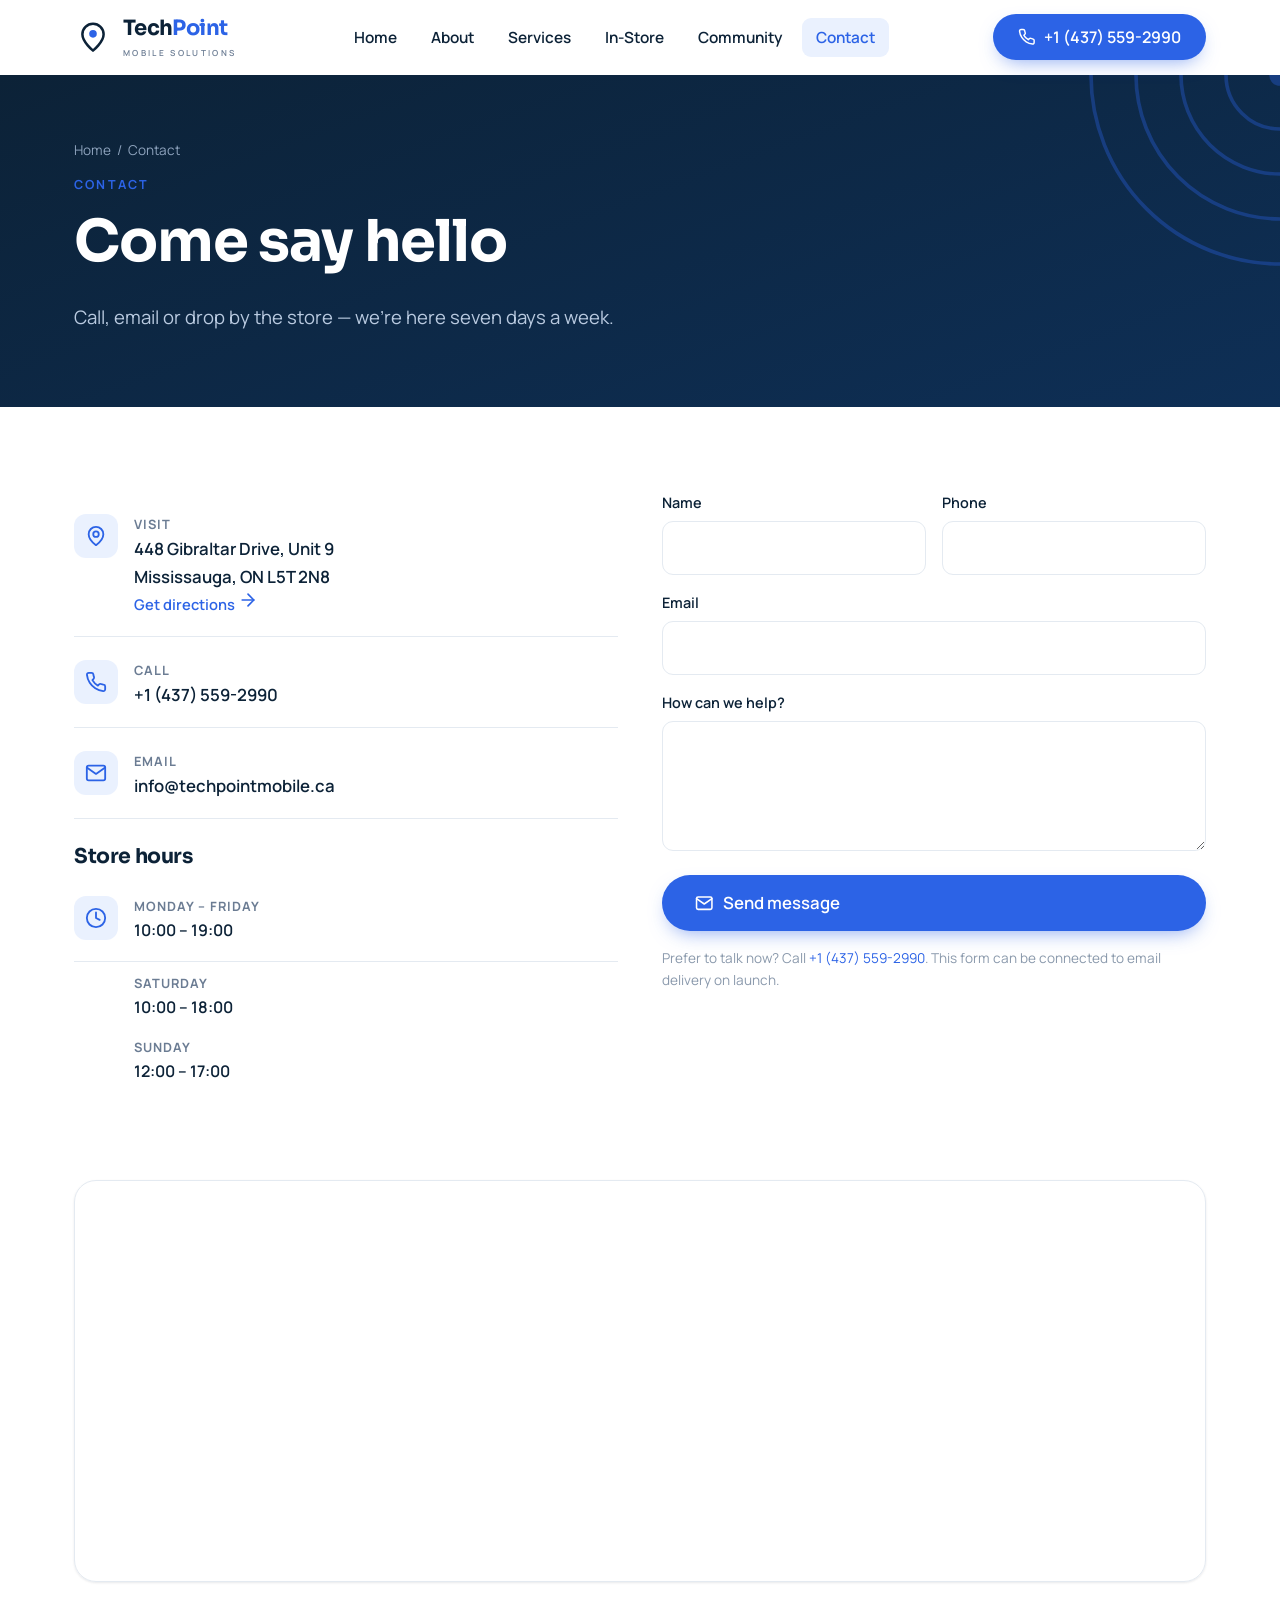
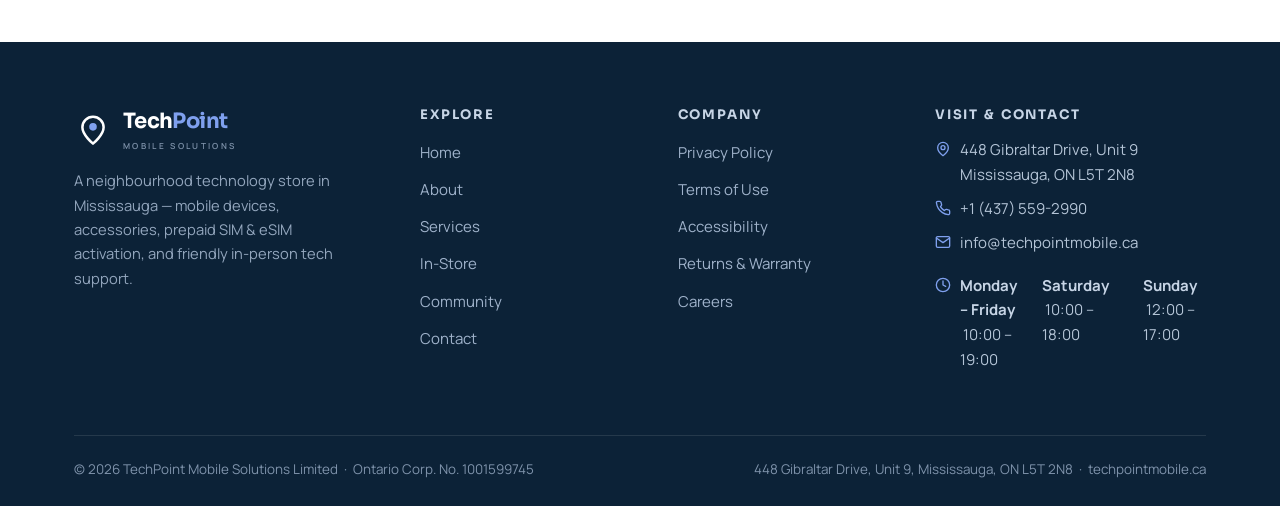
<file: website/contact.html>
<!doctype html>
<html lang="en">
<head>
<meta charset="utf-8">
<meta name="viewport" content="width=device-width, initial-scale=1">
<title>Contact &amp; Visit — TechPoint Mobile Solutions in Mississauga, ON</title>
<meta name="description" content="Visit TechPoint Mobile Solutions at 448 Gibraltar Drive, Unit 9, Mississauga, ON L5T 2N8. Call +1 (437) 559-2990 or email info@techpointmobile.ca. Hours, directions and contact form.">
<link rel="canonical" href="https://techpointmobile.ca/contact.html">
<meta name="theme-color" content="#0C2237">
<meta name="robots" content="index,follow">
<meta property="og:type" content="website">
<meta property="og:site_name" content="TechPoint Mobile Solutions">
<meta property="og:title" content="Contact &amp; Visit — TechPoint Mobile Solutions in Mississauga, ON">
<meta property="og:description" content="Visit TechPoint Mobile Solutions at 448 Gibraltar Drive, Unit 9, Mississauga, ON L5T 2N8. Call +1 (437) 559-2990 or email info@techpointmobile.ca. Hours, directions and contact form.">
<meta property="og:url" content="https://techpointmobile.ca/contact.html">
<meta property="og:image" content="https://techpointmobile.ca/assets/img/og-image.png">
<meta name="twitter:card" content="summary_large_image">
<meta name="twitter:title" content="Contact &amp; Visit — TechPoint Mobile Solutions in Mississauga, ON">
<meta name="twitter:description" content="Visit TechPoint Mobile Solutions at 448 Gibraltar Drive, Unit 9, Mississauga, ON L5T 2N8. Call +1 (437) 559-2990 or email info@techpointmobile.ca. Hours, directions and contact form.">
<meta name="twitter:image" content="https://techpointmobile.ca/assets/img/og-image.png">
<link rel="icon" href="assets/img/favicon.ico" sizes="any">
<link rel="icon" type="image/png" href="assets/img/favicon-512.png">
<link rel="apple-touch-icon" href="assets/img/favicon-180.png">
<link rel="preload" as="font" type="font/woff2" href="assets/fonts/sora-latin-700-normal.woff2" crossorigin>
<link rel="preload" as="font" type="font/woff2" href="assets/fonts/manrope-latin-400-normal.woff2" crossorigin>
<link rel="stylesheet" href="assets/css/styles.css?v=5">
<script type="application/ld+json">{"@context": "https://schema.org", "@type": "MobilePhoneStore", "name": "TechPoint Mobile Solutions", "legalName": "TechPoint Mobile Solutions Limited", "url": "https://techpointmobile.ca", "telephone": "+1 (437) 559-2990", "email": "info@techpointmobile.ca", "image": "https://techpointmobile.ca/assets/img/og-image.png", "priceRange": "$$", "currenciesAccepted": "CAD", "paymentAccepted": "Cash, Debit, Credit, Contactless", "address": {"@type": "PostalAddress", "streetAddress": "448 Gibraltar Drive, Unit 9", "addressLocality": "Mississauga", "addressRegion": "ON", "postalCode": "L5T 2N8", "addressCountry": "CA"}, "areaServed": {"@type": "City", "name": "Mississauga"}, "openingHoursSpecification": [{"@type": "OpeningHoursSpecification", "dayOfWeek": ["Monday", "Tuesday", "Wednesday", "Thursday", "Friday"], "opens": "10:00", "closes": "19:00"}, {"@type": "OpeningHoursSpecification", "dayOfWeek": "Saturday", "opens": "10:00", "closes": "18:00"}, {"@type": "OpeningHoursSpecification", "dayOfWeek": "Sunday", "opens": "12:00", "closes": "17:00"}], "identifier": {"@type": "PropertyValue", "name": "Ontario Corporation Number", "value": "1001599745"}}</script>
</head>
<body>
<a class="skip" href="#main" style="position:absolute;left:-9999px">Skip to content</a>
<header class="site-header"><div class="container"><nav class="nav" aria-label="Primary">
  <a class="brand" href="index.html" aria-label="TechPoint Mobile Solutions home"><span class="mk"><svg viewBox="0 0 120 120" aria-hidden="true"><path d="M60 18 C41.4 18 26.5 32.9 26.5 51.5 C26.5 76 60 103 60 103 C60 103 93.5 76 93.5 51.5 C93.5 32.9 78.6 18 60 18 Z" fill="none" stroke="#0C2237" stroke-width="8" stroke-linejoin="round"/><circle cx="60" cy="50" r="12" fill="#2C63E6"/></svg></span><span><span class="wm">Tech<b>Point</b></span><span class="tg">MOBILE SOLUTIONS</span></span></a>
  <div class="nav-menu"><ul class="nav-links"><li><a href="index.html">Home</a></li><li><a href="about.html">About</a></li><li><a href="services.html">Services</a></li><li><a href="products.html">In-Store</a></li><li><a href="community.html">Community</a></li><li><a href="contact.html" aria-current="page">Contact</a></li></ul>
    <a class="btn btn--primary" href="tel:+14375592990"><svg class="" width="20" height="20" viewBox="0 0 24 24" fill="none" stroke="currentColor" stroke-width="2" stroke-linecap="round" stroke-linejoin="round" aria-hidden="true"><path d="M22 16.92v3a2 2 0 0 1-2.18 2 19.79 19.79 0 0 1-8.63-3.07 19.5 19.5 0 0 1-6-6 19.79 19.79 0 0 1-3.07-8.67A2 2 0 0 1 4.11 2h3a2 2 0 0 1 2 1.72c.13.94.36 1.86.69 2.75a2 2 0 0 1-.45 2.11L8.09 9.91a16 16 0 0 0 6 6l1.27-1.27a2 2 0 0 1 2.11-.45c.89.33 1.81.56 2.75.69A2 2 0 0 1 22 16.92z"/></svg>Call the store</a></div>
  <div class="nav-cta">
    <a class="btn btn--primary" href="tel:+14375592990"><svg class="" width="20" height="20" viewBox="0 0 24 24" fill="none" stroke="currentColor" stroke-width="2" stroke-linecap="round" stroke-linejoin="round" aria-hidden="true"><path d="M22 16.92v3a2 2 0 0 1-2.18 2 19.79 19.79 0 0 1-8.63-3.07 19.5 19.5 0 0 1-6-6 19.79 19.79 0 0 1-3.07-8.67A2 2 0 0 1 4.11 2h3a2 2 0 0 1 2 1.72c.13.94.36 1.86.69 2.75a2 2 0 0 1-.45 2.11L8.09 9.91a16 16 0 0 0 6 6l1.27-1.27a2 2 0 0 1 2.11-.45c.89.33 1.81.56 2.75.69A2 2 0 0 1 22 16.92z"/></svg>+1 (437) 559-2990</a>
    <button class="nav-toggle" aria-label="Menu" aria-expanded="false" aria-controls="main"><span></span></button>
  </div>
</nav></div></header>
<main id="main">
<section class="page-hero"><svg class="arcs" viewBox="0 0 200 200" style="opacity:.35" aria-hidden="true"><g fill="none" stroke="#2C63E6" stroke-width="2"><circle cx="150" cy="50" r="30"/><circle cx="150" cy="50" r="55"/><circle cx="150" cy="50" r="80"/><circle cx="150" cy="50" r="105"/></g><circle cx="150" cy="50" r="6" fill="#2C63E6"/></svg><div class="container" style="position:relative;z-index:2">
      <div class="breadcrumb"><a href="index.html">Home</a> &nbsp;/&nbsp; Contact</div>
      <div class="eyebrow">Contact</div>
      <h1 style="max-width:760px">Come say hello</h1>
      <p class="lead">Call, email or drop by the store — we&rsquo;re here seven days a week.</p></div></section>
<section class="section"><div class="container"><div class="contact-grid">
  <div class="reveal">
    <ul class="info-list">
      <li><div class="ic"><svg class="" width="20" height="20" viewBox="0 0 24 24" fill="none" stroke="currentColor" stroke-width="2" stroke-linecap="round" stroke-linejoin="round" aria-hidden="true"><path d="M20 10c0 6-8 12-8 12s-8-6-8-12a8 8 0 0 1 16 0Z"/><circle cx="12" cy="10" r="3"/></svg></div><div><div class="k">Visit</div>
        <div class="v">448 Gibraltar Drive, Unit 9<br>Mississauga, ON L5T 2N8</div>
        <a href="https://www.google.com/maps?q=448 Gibraltar Drive, Unit 9, Mississauga ON L5T 2N8" target="_blank" rel="noopener" style="font-size:.92rem;font-weight:600">Get directions <svg class="" width="20" height="20" viewBox="0 0 24 24" fill="none" stroke="currentColor" stroke-width="2" stroke-linecap="round" stroke-linejoin="round" aria-hidden="true"><path d="M5 12h14"/><path d="m12 5 7 7-7 7"/></svg></a></div></li>
      <li><div class="ic"><svg class="" width="20" height="20" viewBox="0 0 24 24" fill="none" stroke="currentColor" stroke-width="2" stroke-linecap="round" stroke-linejoin="round" aria-hidden="true"><path d="M22 16.92v3a2 2 0 0 1-2.18 2 19.79 19.79 0 0 1-8.63-3.07 19.5 19.5 0 0 1-6-6 19.79 19.79 0 0 1-3.07-8.67A2 2 0 0 1 4.11 2h3a2 2 0 0 1 2 1.72c.13.94.36 1.86.69 2.75a2 2 0 0 1-.45 2.11L8.09 9.91a16 16 0 0 0 6 6l1.27-1.27a2 2 0 0 1 2.11-.45c.89.33 1.81.56 2.75.69A2 2 0 0 1 22 16.92z"/></svg></div><div><div class="k">Call</div><div class="v"><a href="tel:+14375592990">+1 (437) 559-2990</a></div></div></li>
      <li><div class="ic"><svg class="" width="20" height="20" viewBox="0 0 24 24" fill="none" stroke="currentColor" stroke-width="2" stroke-linecap="round" stroke-linejoin="round" aria-hidden="true"><rect x="2" y="4" width="20" height="16" rx="2"/><path d="m22 6-10 7L2 6"/></svg></div><div><div class="k">Email</div><div class="v"><a href="mailto:info@techpointmobile.ca">info@techpointmobile.ca</a></div></div></li>
    </ul>
    <h3 style="margin-top:26px">Store hours</h3>
    <ul class="info-list" style="margin-top:6px"><li><div class="ic"><svg class="" width="20" height="20" viewBox="0 0 24 24" fill="none" stroke="currentColor" stroke-width="2" stroke-linecap="round" stroke-linejoin="round" aria-hidden="true"><circle cx="12" cy="12" r="10"/><path d="M12 6v6l4 2"/></svg></div><div><div class="k">Monday – Friday</div><div class="v" style="font-size:1rem">10:00 – 19:00</div></div></li><li style="padding-top:6px;padding-bottom:6px;border:none"><div class="ic" style="background:none"></div><div><div class="k">Saturday</div><div class="v" style="font-size:1rem">10:00 – 18:00</div></div></li><li style="padding-top:6px;padding-bottom:6px;border:none"><div class="ic" style="background:none"></div><div><div class="k">Sunday</div><div class="v" style="font-size:1rem">12:00 – 17:00</div></div></li></ul>
  </div>
  <div class="reveal">
    <form class="form" data-contact action="#" method="post">
      <div class="two">
        <div class="field"><label for="name">Name</label><input id="name" name="name" required></div>
        <div class="field"><label for="phone">Phone</label><input id="phone" name="phone" type="tel"></div>
      </div>
      <div class="field"><label for="email">Email</label><input id="email" name="email" type="email" required></div>
      <div class="field"><label for="msg">How can we help?</label><textarea id="msg" name="message" required></textarea></div>
      <input type="text" name="_gotcha" tabindex="-1" autocomplete="off" style="position:absolute;left:-9999px" aria-hidden="true">
      <button class="btn btn--primary btn--lg" type="submit"><svg class="" width="20" height="20" viewBox="0 0 24 24" fill="none" stroke="currentColor" stroke-width="2" stroke-linecap="round" stroke-linejoin="round" aria-hidden="true"><rect x="2" y="4" width="20" height="16" rx="2"/><path d="m22 6-10 7L2 6"/></svg>Send message</button>
      <p class="form-status" hidden style="color:var(--accent);font-weight:600">Thanks — your message is ready to send. We&rsquo;ll be in touch shortly.</p>
      <p class="form-note">Prefer to talk now? Call <a href="tel:+14375592990">+1 (437) 559-2990</a>. This form can be connected to email delivery on launch.</p>
    </form>
  </div>
</div></div></section>

<section class="section--tight" style="padding-top:0"><div class="container">
  <div class="map-embed reveal"><iframe title="Map to TechPoint Mobile Solutions" src="https://www.google.com/maps?q=448 Gibraltar Drive, Unit 9, Mississauga ON L5T 2N8&output=embed" loading="lazy" referrerpolicy="no-referrer-when-downgrade" style="height:400px"></iframe></div>
</div></section>

</main>
<footer class="site-footer"><div class="container">
  <div class="foot-top">
    <div><a class="brand" href="index.html" aria-label="TechPoint Mobile Solutions home"><span class="mk"><svg viewBox="0 0 120 120" aria-hidden="true"><path d="M60 18 C41.4 18 26.5 32.9 26.5 51.5 C26.5 76 60 103 60 103 C60 103 93.5 76 93.5 51.5 C93.5 32.9 78.6 18 60 18 Z" fill="none" stroke="#ffffff" stroke-width="8" stroke-linejoin="round"/><circle cx="60" cy="50" r="12" fill="#7FA0EE"/></svg></span><span><span class="wm">Tech<b>Point</b></span><span class="tg">MOBILE SOLUTIONS</span></span></a>
      <p class="foot-about">A neighbourhood technology store in Mississauga — mobile devices, accessories,
      prepaid SIM &amp; eSIM activation, and friendly in-person tech support.</p>
    </div>
    <div class="foot-col"><h4>Explore</h4><ul><li><a href="index.html">Home</a></li><li><a href="about.html">About</a></li><li><a href="services.html">Services</a></li><li><a href="products.html">In-Store</a></li><li><a href="community.html">Community</a></li><li><a href="contact.html">Contact</a></li></ul></div>
    <div class="foot-col"><h4>Company</h4><ul><li><a href="privacy.html">Privacy Policy</a></li><li><a href="terms.html">Terms of Use</a></li><li><a href="accessibility.html">Accessibility</a></li><li><a href="returns.html">Returns & Warranty</a></li><li><a href="careers.html">Careers</a></li></ul></div>
    <div class="foot-col foot-contact"><h4>Visit &amp; Contact</h4>
      <div><svg class="" width="20" height="20" viewBox="0 0 24 24" fill="none" stroke="currentColor" stroke-width="2" stroke-linecap="round" stroke-linejoin="round" aria-hidden="true"><path d="M20 10c0 6-8 12-8 12s-8-6-8-12a8 8 0 0 1 16 0Z"/><circle cx="12" cy="10" r="3"/></svg><span>448 Gibraltar Drive, Unit 9<br>Mississauga, ON L5T 2N8</span></div>
      <div><svg class="" width="20" height="20" viewBox="0 0 24 24" fill="none" stroke="currentColor" stroke-width="2" stroke-linecap="round" stroke-linejoin="round" aria-hidden="true"><path d="M22 16.92v3a2 2 0 0 1-2.18 2 19.79 19.79 0 0 1-8.63-3.07 19.5 19.5 0 0 1-6-6 19.79 19.79 0 0 1-3.07-8.67A2 2 0 0 1 4.11 2h3a2 2 0 0 1 2 1.72c.13.94.36 1.86.69 2.75a2 2 0 0 1-.45 2.11L8.09 9.91a16 16 0 0 0 6 6l1.27-1.27a2 2 0 0 1 2.11-.45c.89.33 1.81.56 2.75.69A2 2 0 0 1 22 16.92z"/></svg><span><a href="tel:+14375592990" style="color:#b4c4d6">+1 (437) 559-2990</a></span></div>
      <div><svg class="" width="20" height="20" viewBox="0 0 24 24" fill="none" stroke="currentColor" stroke-width="2" stroke-linecap="round" stroke-linejoin="round" aria-hidden="true"><rect x="2" y="4" width="20" height="16" rx="2"/><path d="m22 6-10 7L2 6"/></svg><span><a href="mailto:info@techpointmobile.ca" style="color:#b4c4d6">info@techpointmobile.ca</a></span></div>
      <div style="margin-top:6px"><div><svg class="" width="20" height="20" viewBox="0 0 24 24" fill="none" stroke="currentColor" stroke-width="2" stroke-linecap="round" stroke-linejoin="round" aria-hidden="true"><circle cx="12" cy="12" r="10"/><path d="M12 6v6l4 2"/></svg><span><b style="color:#c7d5e6">Monday – Friday</b> &nbsp;10:00 – 19:00</span></div><div><span style="width:16px"></span><span><b style="color:#c7d5e6">Saturday</b> &nbsp;10:00 – 18:00</span></div><div><span style="width:16px"></span><span><b style="color:#c7d5e6">Sunday</b> &nbsp;12:00 – 17:00</span></div></div>
    </div>
  </div>
  <div class="foot-bottom">
    <div>&copy; <span data-year>2026</span> TechPoint Mobile Solutions Limited &nbsp;·&nbsp; Ontario Corp. No. 1001599745</div>
    <div>448 Gibraltar Drive, Unit 9, Mississauga, ON L5T 2N8 &nbsp;·&nbsp; <a href="https://techpointmobile.ca">techpointmobile.ca</a></div>
  </div>
</div></footer>
<div class="callbar"><a class="btn btn--primary" href="tel:+14375592990"><svg class="" width="20" height="20" viewBox="0 0 24 24" fill="none" stroke="currentColor" stroke-width="2" stroke-linecap="round" stroke-linejoin="round" aria-hidden="true"><path d="M22 16.92v3a2 2 0 0 1-2.18 2 19.79 19.79 0 0 1-8.63-3.07 19.5 19.5 0 0 1-6-6 19.79 19.79 0 0 1-3.07-8.67A2 2 0 0 1 4.11 2h3a2 2 0 0 1 2 1.72c.13.94.36 1.86.69 2.75a2 2 0 0 1-.45 2.11L8.09 9.91a16 16 0 0 0 6 6l1.27-1.27a2 2 0 0 1 2.11-.45c.89.33 1.81.56 2.75.69A2 2 0 0 1 22 16.92z"/></svg>Call now</a>
  <a class="btn btn--white" href="https://www.google.com/maps?q=448 Gibraltar Drive, Unit 9, Mississauga ON L5T 2N8" target="_blank" rel="noopener"><svg class="" width="20" height="20" viewBox="0 0 24 24" fill="none" stroke="currentColor" stroke-width="2" stroke-linecap="round" stroke-linejoin="round" aria-hidden="true"><path d="M20 10c0 6-8 12-8 12s-8-6-8-12a8 8 0 0 1 16 0Z"/><circle cx="12" cy="10" r="3"/></svg>Directions</a></div>
<script src="assets/js/main.js?v=5" defer></script>
</body>
</html>
</file>
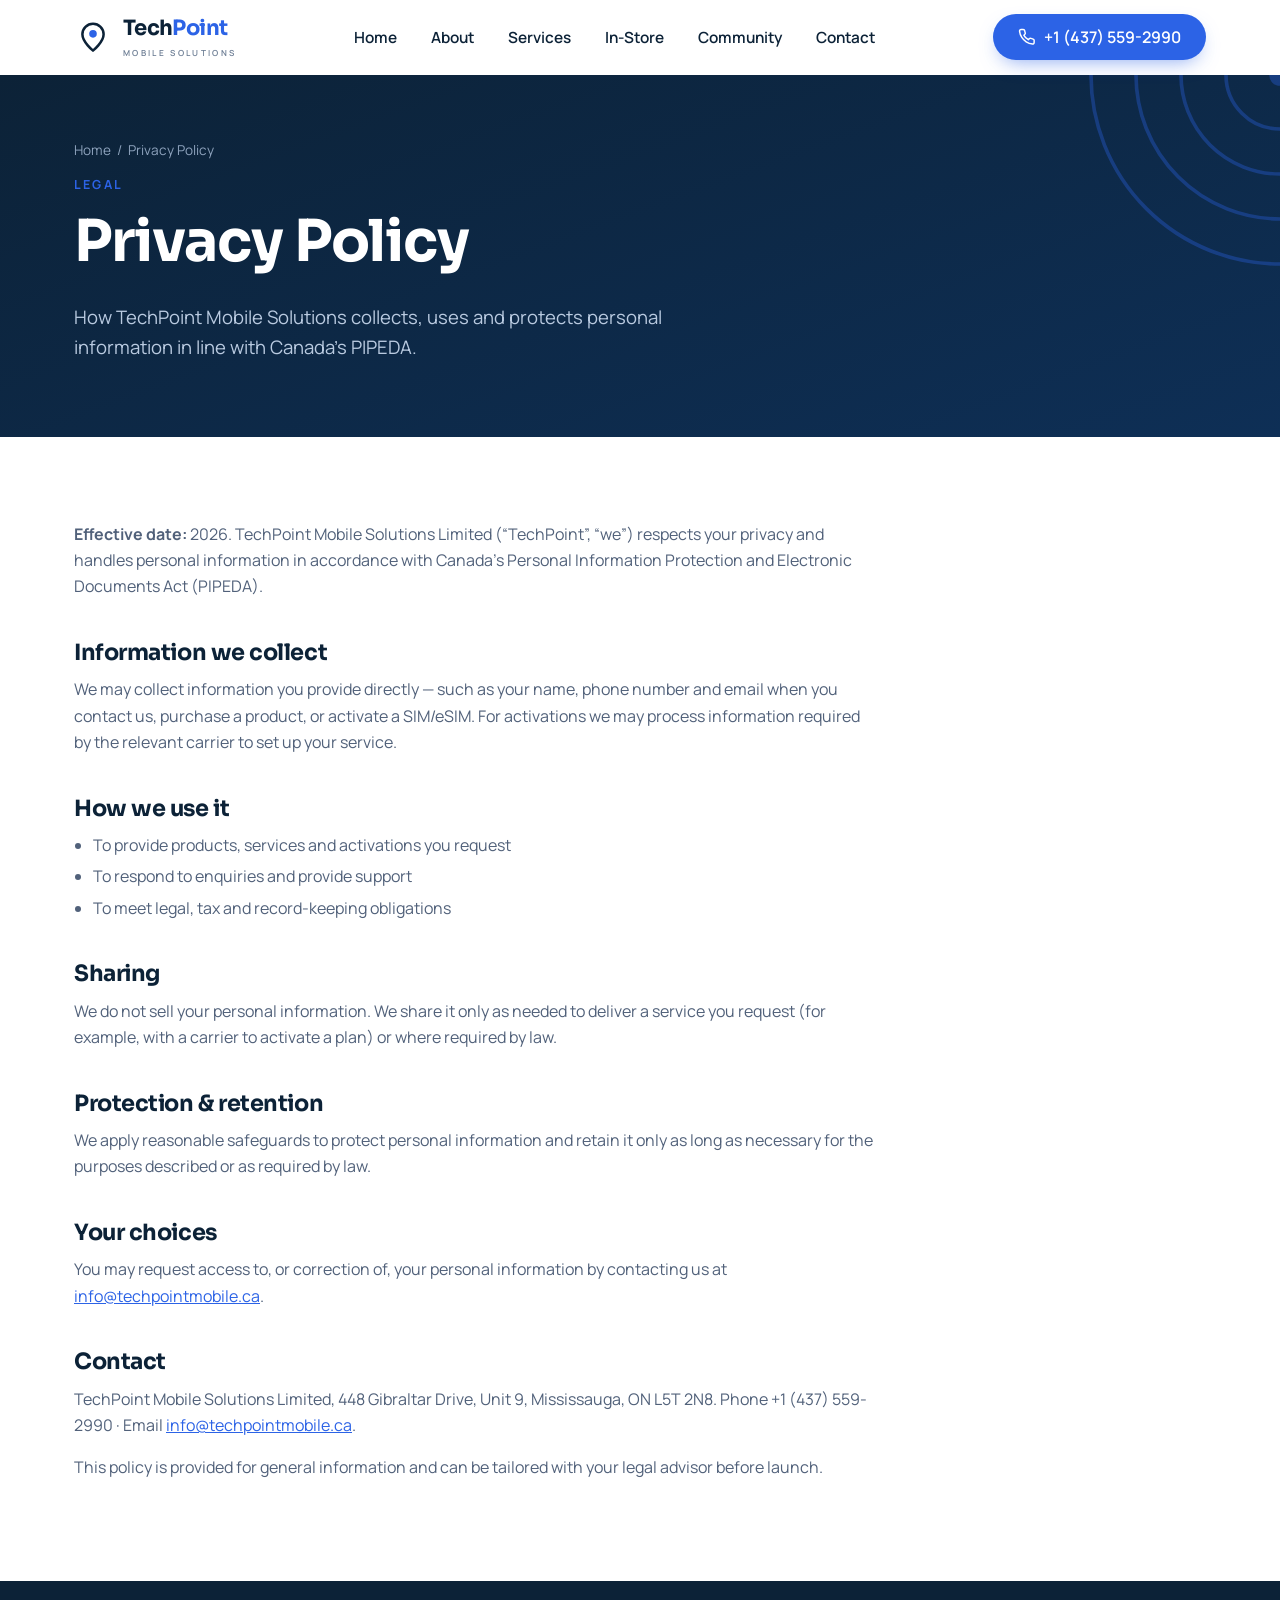
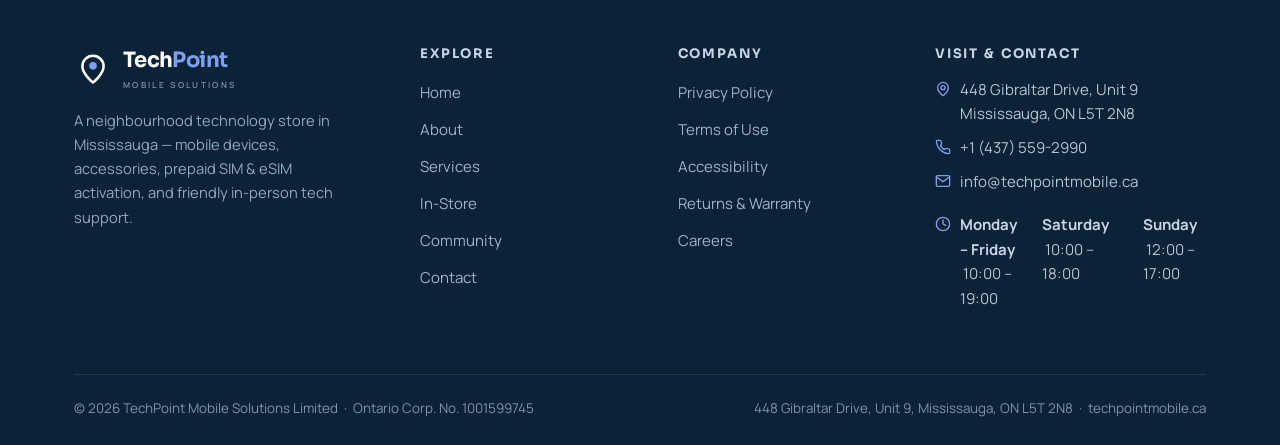
<file: website/privacy.html>
<!doctype html>
<html lang="en">
<head>
<meta charset="utf-8">
<meta name="viewport" content="width=device-width, initial-scale=1">
<title>Privacy Policy — TechPoint Mobile Solutions</title>
<meta name="description" content="How TechPoint Mobile Solutions collects, uses and protects personal information in line with Canada&rsquo;s PIPEDA.">
<link rel="canonical" href="https://techpointmobile.ca/privacy.html">
<meta name="theme-color" content="#0C2237">
<meta name="robots" content="index,follow">
<meta property="og:type" content="website">
<meta property="og:site_name" content="TechPoint Mobile Solutions">
<meta property="og:title" content="Privacy Policy — TechPoint Mobile Solutions">
<meta property="og:description" content="How TechPoint Mobile Solutions collects, uses and protects personal information in line with Canada&rsquo;s PIPEDA.">
<meta property="og:url" content="https://techpointmobile.ca/privacy.html">
<meta property="og:image" content="https://techpointmobile.ca/assets/img/og-image.png">
<meta name="twitter:card" content="summary_large_image">
<meta name="twitter:title" content="Privacy Policy — TechPoint Mobile Solutions">
<meta name="twitter:description" content="How TechPoint Mobile Solutions collects, uses and protects personal information in line with Canada&rsquo;s PIPEDA.">
<meta name="twitter:image" content="https://techpointmobile.ca/assets/img/og-image.png">
<link rel="icon" href="assets/img/favicon.ico" sizes="any">
<link rel="icon" type="image/png" href="assets/img/favicon-512.png">
<link rel="apple-touch-icon" href="assets/img/favicon-180.png">
<link rel="preload" as="font" type="font/woff2" href="assets/fonts/sora-latin-700-normal.woff2" crossorigin>
<link rel="preload" as="font" type="font/woff2" href="assets/fonts/manrope-latin-400-normal.woff2" crossorigin>
<link rel="stylesheet" href="assets/css/styles.css?v=5">

</head>
<body>
<a class="skip" href="#main" style="position:absolute;left:-9999px">Skip to content</a>
<header class="site-header"><div class="container"><nav class="nav" aria-label="Primary">
  <a class="brand" href="index.html" aria-label="TechPoint Mobile Solutions home"><span class="mk"><svg viewBox="0 0 120 120" aria-hidden="true"><path d="M60 18 C41.4 18 26.5 32.9 26.5 51.5 C26.5 76 60 103 60 103 C60 103 93.5 76 93.5 51.5 C93.5 32.9 78.6 18 60 18 Z" fill="none" stroke="#0C2237" stroke-width="8" stroke-linejoin="round"/><circle cx="60" cy="50" r="12" fill="#2C63E6"/></svg></span><span><span class="wm">Tech<b>Point</b></span><span class="tg">MOBILE SOLUTIONS</span></span></a>
  <div class="nav-menu"><ul class="nav-links"><li><a href="index.html">Home</a></li><li><a href="about.html">About</a></li><li><a href="services.html">Services</a></li><li><a href="products.html">In-Store</a></li><li><a href="community.html">Community</a></li><li><a href="contact.html">Contact</a></li></ul>
    <a class="btn btn--primary" href="tel:+14375592990"><svg class="" width="20" height="20" viewBox="0 0 24 24" fill="none" stroke="currentColor" stroke-width="2" stroke-linecap="round" stroke-linejoin="round" aria-hidden="true"><path d="M22 16.92v3a2 2 0 0 1-2.18 2 19.79 19.79 0 0 1-8.63-3.07 19.5 19.5 0 0 1-6-6 19.79 19.79 0 0 1-3.07-8.67A2 2 0 0 1 4.11 2h3a2 2 0 0 1 2 1.72c.13.94.36 1.86.69 2.75a2 2 0 0 1-.45 2.11L8.09 9.91a16 16 0 0 0 6 6l1.27-1.27a2 2 0 0 1 2.11-.45c.89.33 1.81.56 2.75.69A2 2 0 0 1 22 16.92z"/></svg>Call the store</a></div>
  <div class="nav-cta">
    <a class="btn btn--primary" href="tel:+14375592990"><svg class="" width="20" height="20" viewBox="0 0 24 24" fill="none" stroke="currentColor" stroke-width="2" stroke-linecap="round" stroke-linejoin="round" aria-hidden="true"><path d="M22 16.92v3a2 2 0 0 1-2.18 2 19.79 19.79 0 0 1-8.63-3.07 19.5 19.5 0 0 1-6-6 19.79 19.79 0 0 1-3.07-8.67A2 2 0 0 1 4.11 2h3a2 2 0 0 1 2 1.72c.13.94.36 1.86.69 2.75a2 2 0 0 1-.45 2.11L8.09 9.91a16 16 0 0 0 6 6l1.27-1.27a2 2 0 0 1 2.11-.45c.89.33 1.81.56 2.75.69A2 2 0 0 1 22 16.92z"/></svg>+1 (437) 559-2990</a>
    <button class="nav-toggle" aria-label="Menu" aria-expanded="false" aria-controls="main"><span></span></button>
  </div>
</nav></div></header>
<main id="main">
<section class="page-hero"><svg class="arcs" viewBox="0 0 200 200" style="opacity:.35" aria-hidden="true"><g fill="none" stroke="#2C63E6" stroke-width="2"><circle cx="150" cy="50" r="30"/><circle cx="150" cy="50" r="55"/><circle cx="150" cy="50" r="80"/><circle cx="150" cy="50" r="105"/></g><circle cx="150" cy="50" r="6" fill="#2C63E6"/></svg><div class="container" style="position:relative;z-index:2">
      <div class="breadcrumb"><a href="index.html">Home</a> &nbsp;/&nbsp; Privacy Policy</div>
      <div class="eyebrow">Legal</div>
      <h1 style="max-width:760px">Privacy Policy</h1>
      <p class="lead">How TechPoint Mobile Solutions collects, uses and protects personal information in line with Canada&rsquo;s PIPEDA.</p></div></section><section class="section"><div class="container"><div class="prose reveal"><p><b>Effective date:</b> 2026. TechPoint Mobile Solutions Limited (&ldquo;TechPoint&rdquo;, &ldquo;we&rdquo;) respects your privacy and
      handles personal information in accordance with Canada&rsquo;s Personal Information Protection and Electronic
      Documents Act (PIPEDA).</p>
      <h2>Information we collect</h2>
      <p>We may collect information you provide directly — such as your name, phone number and email when you
      contact us, purchase a product, or activate a SIM/eSIM. For activations we may process information required
      by the relevant carrier to set up your service.</p>
      <h2>How we use it</h2>
      <ul><li>To provide products, services and activations you request</li>
      <li>To respond to enquiries and provide support</li>
      <li>To meet legal, tax and record-keeping obligations</li></ul>
      <h2>Sharing</h2>
      <p>We do not sell your personal information. We share it only as needed to deliver a service you request
      (for example, with a carrier to activate a plan) or where required by law.</p>
      <h2>Protection &amp; retention</h2>
      <p>We apply reasonable safeguards to protect personal information and retain it only as long as necessary for
      the purposes described or as required by law.</p>
      <h2>Your choices</h2>
      <p>You may request access to, or correction of, your personal information by contacting us at
      <a href="mailto:info@techpointmobile.ca">info@techpointmobile.ca</a>.</p>
      <h2>Contact</h2>
      <p>TechPoint Mobile Solutions Limited, 448 Gibraltar Drive, Unit 9, Mississauga, ON L5T 2N8. Phone +1 (437) 559-2990 · Email <a href="mailto:info@techpointmobile.ca">info@techpointmobile.ca</a>.</p>
      <p class="form-note">This policy is provided for general information and can be tailored with your legal advisor before launch.</p></div></div></section>
</main>
<footer class="site-footer"><div class="container">
  <div class="foot-top">
    <div><a class="brand" href="index.html" aria-label="TechPoint Mobile Solutions home"><span class="mk"><svg viewBox="0 0 120 120" aria-hidden="true"><path d="M60 18 C41.4 18 26.5 32.9 26.5 51.5 C26.5 76 60 103 60 103 C60 103 93.5 76 93.5 51.5 C93.5 32.9 78.6 18 60 18 Z" fill="none" stroke="#ffffff" stroke-width="8" stroke-linejoin="round"/><circle cx="60" cy="50" r="12" fill="#7FA0EE"/></svg></span><span><span class="wm">Tech<b>Point</b></span><span class="tg">MOBILE SOLUTIONS</span></span></a>
      <p class="foot-about">A neighbourhood technology store in Mississauga — mobile devices, accessories,
      prepaid SIM &amp; eSIM activation, and friendly in-person tech support.</p>
    </div>
    <div class="foot-col"><h4>Explore</h4><ul><li><a href="index.html">Home</a></li><li><a href="about.html">About</a></li><li><a href="services.html">Services</a></li><li><a href="products.html">In-Store</a></li><li><a href="community.html">Community</a></li><li><a href="contact.html">Contact</a></li></ul></div>
    <div class="foot-col"><h4>Company</h4><ul><li><a href="privacy.html">Privacy Policy</a></li><li><a href="terms.html">Terms of Use</a></li><li><a href="accessibility.html">Accessibility</a></li><li><a href="returns.html">Returns & Warranty</a></li><li><a href="careers.html">Careers</a></li></ul></div>
    <div class="foot-col foot-contact"><h4>Visit &amp; Contact</h4>
      <div><svg class="" width="20" height="20" viewBox="0 0 24 24" fill="none" stroke="currentColor" stroke-width="2" stroke-linecap="round" stroke-linejoin="round" aria-hidden="true"><path d="M20 10c0 6-8 12-8 12s-8-6-8-12a8 8 0 0 1 16 0Z"/><circle cx="12" cy="10" r="3"/></svg><span>448 Gibraltar Drive, Unit 9<br>Mississauga, ON L5T 2N8</span></div>
      <div><svg class="" width="20" height="20" viewBox="0 0 24 24" fill="none" stroke="currentColor" stroke-width="2" stroke-linecap="round" stroke-linejoin="round" aria-hidden="true"><path d="M22 16.92v3a2 2 0 0 1-2.18 2 19.79 19.79 0 0 1-8.63-3.07 19.5 19.5 0 0 1-6-6 19.79 19.79 0 0 1-3.07-8.67A2 2 0 0 1 4.11 2h3a2 2 0 0 1 2 1.72c.13.94.36 1.86.69 2.75a2 2 0 0 1-.45 2.11L8.09 9.91a16 16 0 0 0 6 6l1.27-1.27a2 2 0 0 1 2.11-.45c.89.33 1.81.56 2.75.69A2 2 0 0 1 22 16.92z"/></svg><span><a href="tel:+14375592990" style="color:#b4c4d6">+1 (437) 559-2990</a></span></div>
      <div><svg class="" width="20" height="20" viewBox="0 0 24 24" fill="none" stroke="currentColor" stroke-width="2" stroke-linecap="round" stroke-linejoin="round" aria-hidden="true"><rect x="2" y="4" width="20" height="16" rx="2"/><path d="m22 6-10 7L2 6"/></svg><span><a href="mailto:info@techpointmobile.ca" style="color:#b4c4d6">info@techpointmobile.ca</a></span></div>
      <div style="margin-top:6px"><div><svg class="" width="20" height="20" viewBox="0 0 24 24" fill="none" stroke="currentColor" stroke-width="2" stroke-linecap="round" stroke-linejoin="round" aria-hidden="true"><circle cx="12" cy="12" r="10"/><path d="M12 6v6l4 2"/></svg><span><b style="color:#c7d5e6">Monday – Friday</b> &nbsp;10:00 – 19:00</span></div><div><span style="width:16px"></span><span><b style="color:#c7d5e6">Saturday</b> &nbsp;10:00 – 18:00</span></div><div><span style="width:16px"></span><span><b style="color:#c7d5e6">Sunday</b> &nbsp;12:00 – 17:00</span></div></div>
    </div>
  </div>
  <div class="foot-bottom">
    <div>&copy; <span data-year>2026</span> TechPoint Mobile Solutions Limited &nbsp;·&nbsp; Ontario Corp. No. 1001599745</div>
    <div>448 Gibraltar Drive, Unit 9, Mississauga, ON L5T 2N8 &nbsp;·&nbsp; <a href="https://techpointmobile.ca">techpointmobile.ca</a></div>
  </div>
</div></footer>
<div class="callbar"><a class="btn btn--primary" href="tel:+14375592990"><svg class="" width="20" height="20" viewBox="0 0 24 24" fill="none" stroke="currentColor" stroke-width="2" stroke-linecap="round" stroke-linejoin="round" aria-hidden="true"><path d="M22 16.92v3a2 2 0 0 1-2.18 2 19.79 19.79 0 0 1-8.63-3.07 19.5 19.5 0 0 1-6-6 19.79 19.79 0 0 1-3.07-8.67A2 2 0 0 1 4.11 2h3a2 2 0 0 1 2 1.72c.13.94.36 1.86.69 2.75a2 2 0 0 1-.45 2.11L8.09 9.91a16 16 0 0 0 6 6l1.27-1.27a2 2 0 0 1 2.11-.45c.89.33 1.81.56 2.75.69A2 2 0 0 1 22 16.92z"/></svg>Call now</a>
  <a class="btn btn--white" href="https://www.google.com/maps?q=448 Gibraltar Drive, Unit 9, Mississauga ON L5T 2N8" target="_blank" rel="noopener"><svg class="" width="20" height="20" viewBox="0 0 24 24" fill="none" stroke="currentColor" stroke-width="2" stroke-linecap="round" stroke-linejoin="round" aria-hidden="true"><path d="M20 10c0 6-8 12-8 12s-8-6-8-12a8 8 0 0 1 16 0Z"/><circle cx="12" cy="10" r="3"/></svg>Directions</a></div>
<script src="assets/js/main.js?v=5" defer></script>
</body>
</html>
</file>
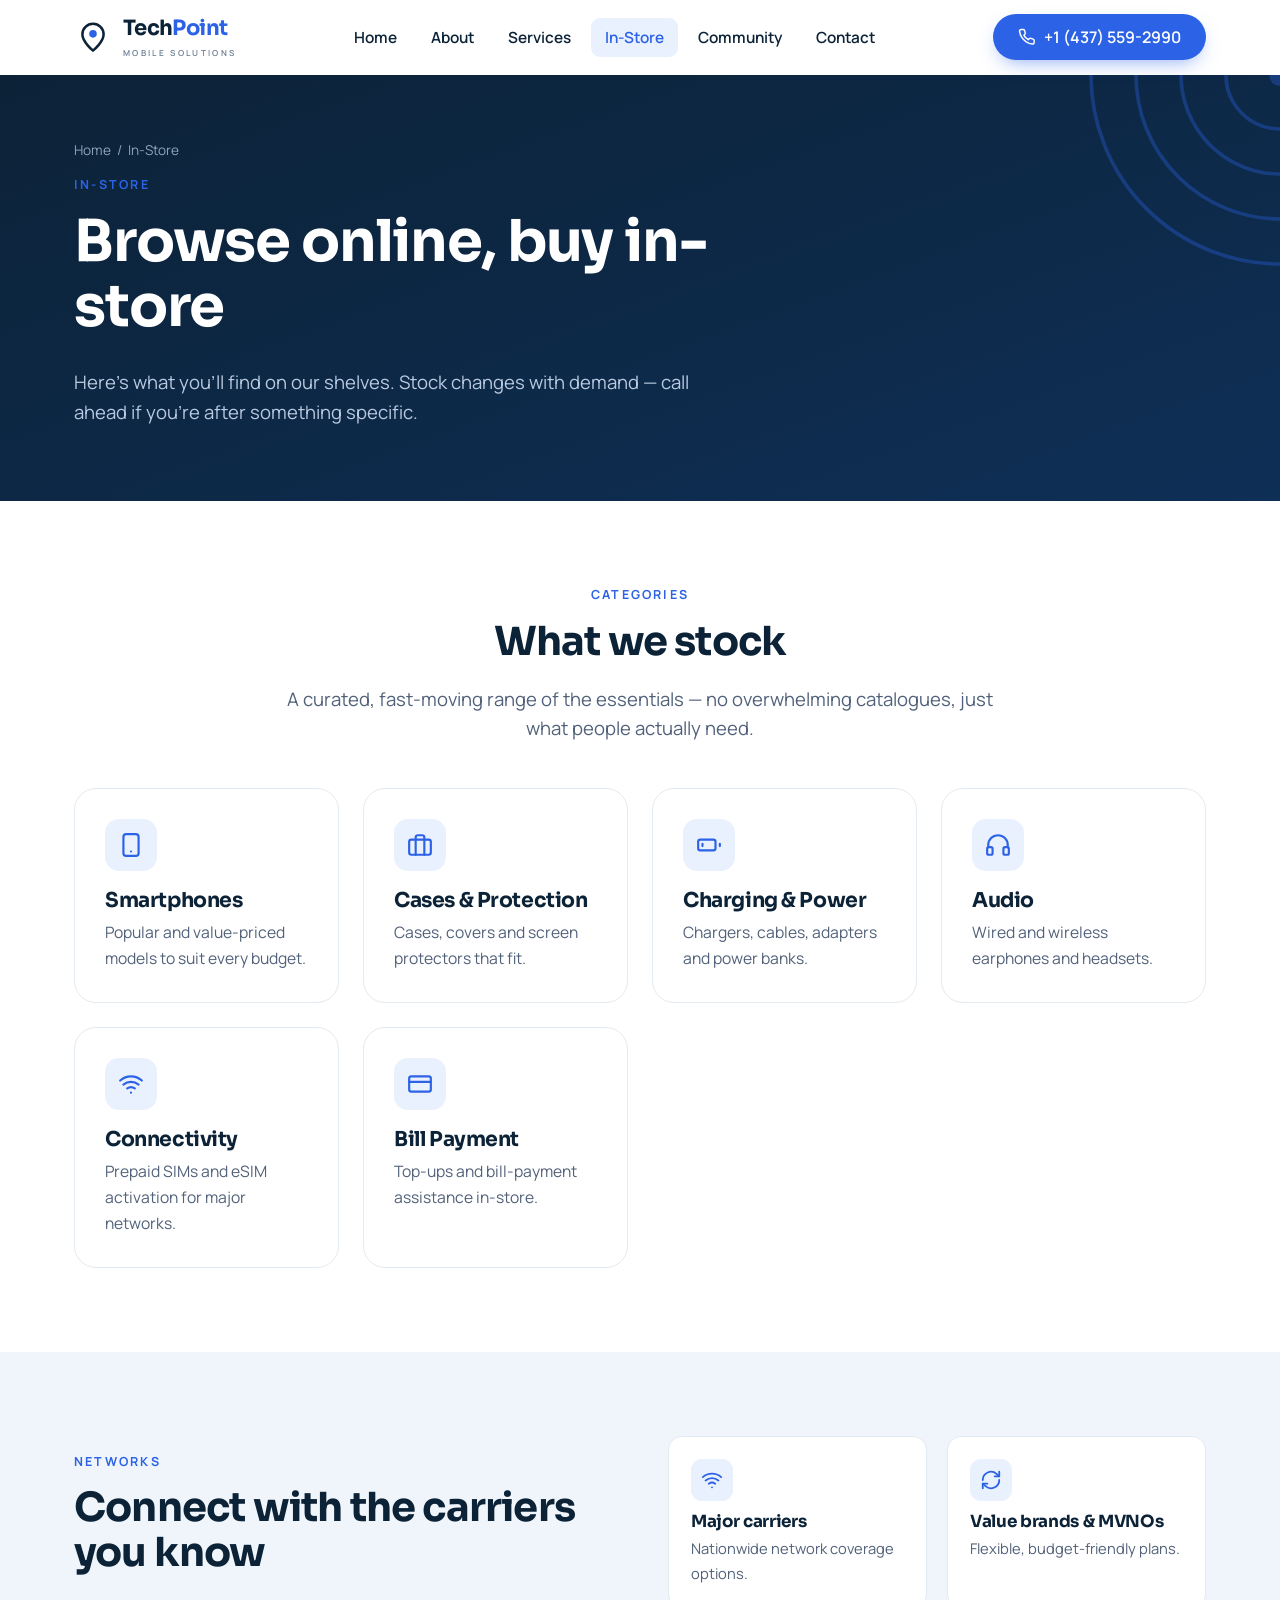
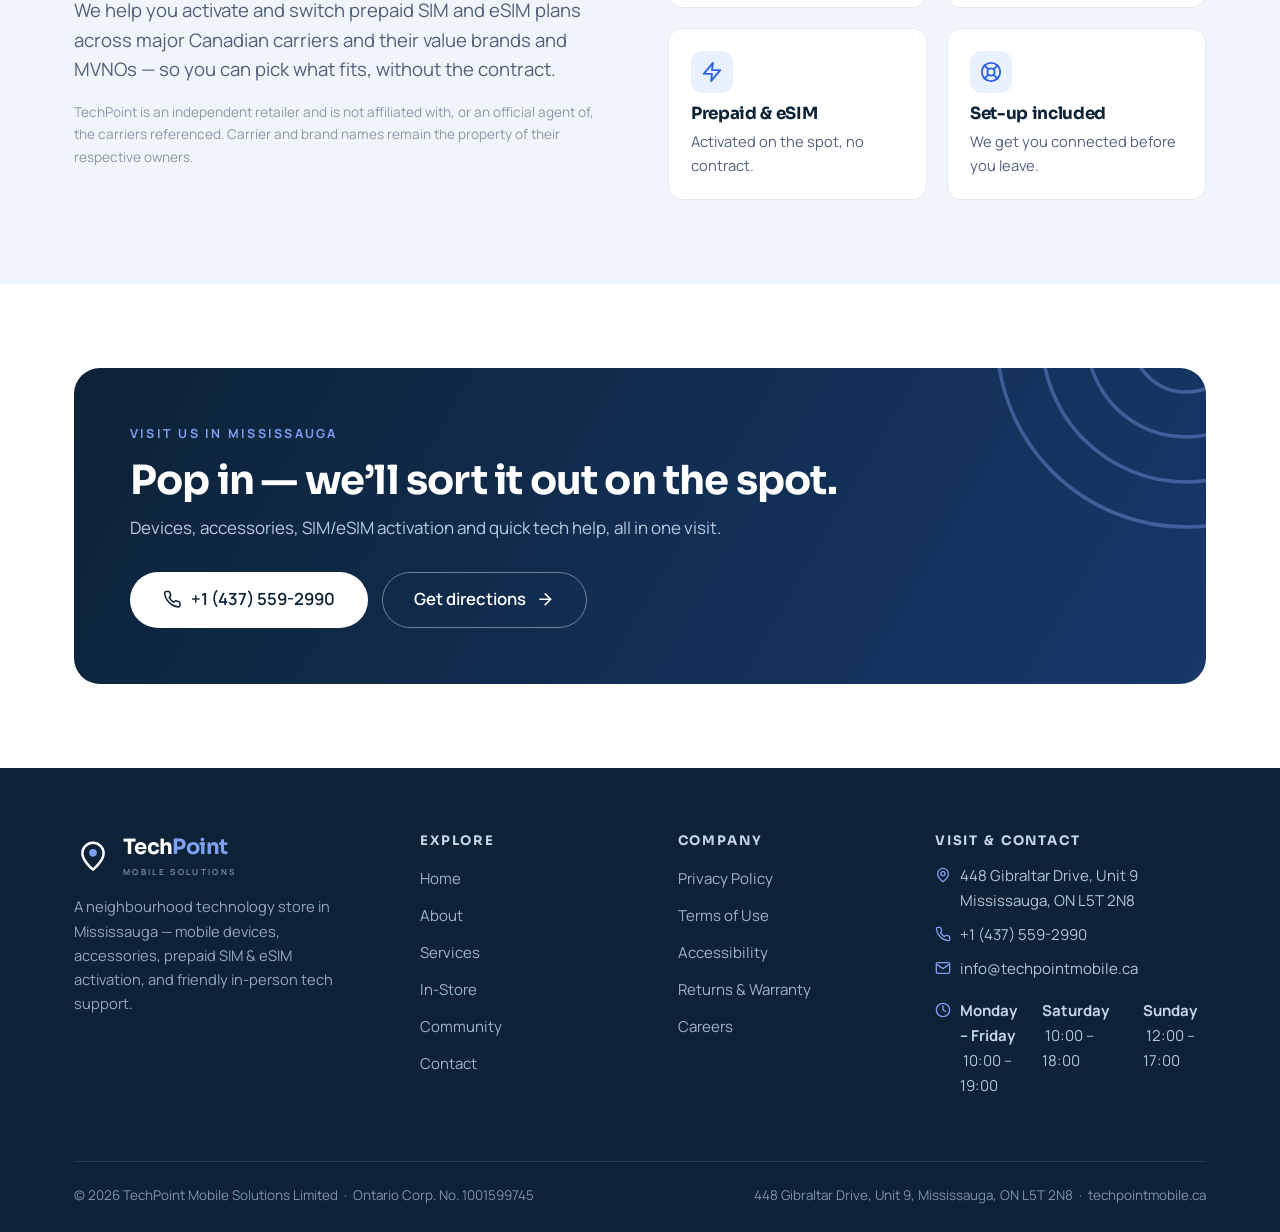
<file: website/products.html>
<!doctype html>
<html lang="en">
<head>
<meta charset="utf-8">
<meta name="viewport" content="width=device-width, initial-scale=1">
<title>In-Store — Products, Carriers &amp; Networks | TechPoint Mobile Solutions</title>
<meta name="description" content="Browse the categories we stock in Mississauga — smartphones, accessories, charging, audio and connectivity — then visit in-store to buy and activate.">
<link rel="canonical" href="https://techpointmobile.ca/products.html">
<meta name="theme-color" content="#0C2237">
<meta name="robots" content="index,follow">
<meta property="og:type" content="website">
<meta property="og:site_name" content="TechPoint Mobile Solutions">
<meta property="og:title" content="In-Store — Products, Carriers &amp; Networks | TechPoint Mobile Solutions">
<meta property="og:description" content="Browse the categories we stock in Mississauga — smartphones, accessories, charging, audio and connectivity — then visit in-store to buy and activate.">
<meta property="og:url" content="https://techpointmobile.ca/products.html">
<meta property="og:image" content="https://techpointmobile.ca/assets/img/og-image.png">
<meta name="twitter:card" content="summary_large_image">
<meta name="twitter:title" content="In-Store — Products, Carriers &amp; Networks | TechPoint Mobile Solutions">
<meta name="twitter:description" content="Browse the categories we stock in Mississauga — smartphones, accessories, charging, audio and connectivity — then visit in-store to buy and activate.">
<meta name="twitter:image" content="https://techpointmobile.ca/assets/img/og-image.png">
<link rel="icon" href="assets/img/favicon.ico" sizes="any">
<link rel="icon" type="image/png" href="assets/img/favicon-512.png">
<link rel="apple-touch-icon" href="assets/img/favicon-180.png">
<link rel="preload" as="font" type="font/woff2" href="assets/fonts/sora-latin-700-normal.woff2" crossorigin>
<link rel="preload" as="font" type="font/woff2" href="assets/fonts/manrope-latin-400-normal.woff2" crossorigin>
<link rel="stylesheet" href="assets/css/styles.css?v=5">
<script type="application/ld+json">{"@context": "https://schema.org", "@type": "MobilePhoneStore", "name": "TechPoint Mobile Solutions", "legalName": "TechPoint Mobile Solutions Limited", "url": "https://techpointmobile.ca", "telephone": "+1 (437) 559-2990", "email": "info@techpointmobile.ca", "image": "https://techpointmobile.ca/assets/img/og-image.png", "priceRange": "$$", "currenciesAccepted": "CAD", "paymentAccepted": "Cash, Debit, Credit, Contactless", "address": {"@type": "PostalAddress", "streetAddress": "448 Gibraltar Drive, Unit 9", "addressLocality": "Mississauga", "addressRegion": "ON", "postalCode": "L5T 2N8", "addressCountry": "CA"}, "areaServed": {"@type": "City", "name": "Mississauga"}, "openingHoursSpecification": [{"@type": "OpeningHoursSpecification", "dayOfWeek": ["Monday", "Tuesday", "Wednesday", "Thursday", "Friday"], "opens": "10:00", "closes": "19:00"}, {"@type": "OpeningHoursSpecification", "dayOfWeek": "Saturday", "opens": "10:00", "closes": "18:00"}, {"@type": "OpeningHoursSpecification", "dayOfWeek": "Sunday", "opens": "12:00", "closes": "17:00"}], "identifier": {"@type": "PropertyValue", "name": "Ontario Corporation Number", "value": "1001599745"}}</script>
</head>
<body>
<a class="skip" href="#main" style="position:absolute;left:-9999px">Skip to content</a>
<header class="site-header"><div class="container"><nav class="nav" aria-label="Primary">
  <a class="brand" href="index.html" aria-label="TechPoint Mobile Solutions home"><span class="mk"><svg viewBox="0 0 120 120" aria-hidden="true"><path d="M60 18 C41.4 18 26.5 32.9 26.5 51.5 C26.5 76 60 103 60 103 C60 103 93.5 76 93.5 51.5 C93.5 32.9 78.6 18 60 18 Z" fill="none" stroke="#0C2237" stroke-width="8" stroke-linejoin="round"/><circle cx="60" cy="50" r="12" fill="#2C63E6"/></svg></span><span><span class="wm">Tech<b>Point</b></span><span class="tg">MOBILE SOLUTIONS</span></span></a>
  <div class="nav-menu"><ul class="nav-links"><li><a href="index.html">Home</a></li><li><a href="about.html">About</a></li><li><a href="services.html">Services</a></li><li><a href="products.html" aria-current="page">In-Store</a></li><li><a href="community.html">Community</a></li><li><a href="contact.html">Contact</a></li></ul>
    <a class="btn btn--primary" href="tel:+14375592990"><svg class="" width="20" height="20" viewBox="0 0 24 24" fill="none" stroke="currentColor" stroke-width="2" stroke-linecap="round" stroke-linejoin="round" aria-hidden="true"><path d="M22 16.92v3a2 2 0 0 1-2.18 2 19.79 19.79 0 0 1-8.63-3.07 19.5 19.5 0 0 1-6-6 19.79 19.79 0 0 1-3.07-8.67A2 2 0 0 1 4.11 2h3a2 2 0 0 1 2 1.72c.13.94.36 1.86.69 2.75a2 2 0 0 1-.45 2.11L8.09 9.91a16 16 0 0 0 6 6l1.27-1.27a2 2 0 0 1 2.11-.45c.89.33 1.81.56 2.75.69A2 2 0 0 1 22 16.92z"/></svg>Call the store</a></div>
  <div class="nav-cta">
    <a class="btn btn--primary" href="tel:+14375592990"><svg class="" width="20" height="20" viewBox="0 0 24 24" fill="none" stroke="currentColor" stroke-width="2" stroke-linecap="round" stroke-linejoin="round" aria-hidden="true"><path d="M22 16.92v3a2 2 0 0 1-2.18 2 19.79 19.79 0 0 1-8.63-3.07 19.5 19.5 0 0 1-6-6 19.79 19.79 0 0 1-3.07-8.67A2 2 0 0 1 4.11 2h3a2 2 0 0 1 2 1.72c.13.94.36 1.86.69 2.75a2 2 0 0 1-.45 2.11L8.09 9.91a16 16 0 0 0 6 6l1.27-1.27a2 2 0 0 1 2.11-.45c.89.33 1.81.56 2.75.69A2 2 0 0 1 22 16.92z"/></svg>+1 (437) 559-2990</a>
    <button class="nav-toggle" aria-label="Menu" aria-expanded="false" aria-controls="main"><span></span></button>
  </div>
</nav></div></header>
<main id="main">
<section class="page-hero"><svg class="arcs" viewBox="0 0 200 200" style="opacity:.35" aria-hidden="true"><g fill="none" stroke="#2C63E6" stroke-width="2"><circle cx="150" cy="50" r="30"/><circle cx="150" cy="50" r="55"/><circle cx="150" cy="50" r="80"/><circle cx="150" cy="50" r="105"/></g><circle cx="150" cy="50" r="6" fill="#2C63E6"/></svg><div class="container" style="position:relative;z-index:2">
      <div class="breadcrumb"><a href="index.html">Home</a> &nbsp;/&nbsp; In-Store</div>
      <div class="eyebrow">In-store</div>
      <h1 style="max-width:760px">Browse online, buy in-store</h1>
      <p class="lead">Here&rsquo;s what you&rsquo;ll find on our shelves. Stock changes with demand — call ahead if you&rsquo;re after something specific.</p></div></section>
<section class="section"><div class="container">
  <div class="sec-head center reveal"><div class="eyebrow">Categories</div><h2>What we stock</h2>
    <p class="lead">A curated, fast-moving range of the essentials — no overwhelming catalogues, just what people actually need.</p></div>
  <div class="cards"><div class="card reveal"><div class="ic"><svg class="" width="20" height="20" viewBox="0 0 24 24" fill="none" stroke="currentColor" stroke-width="2" stroke-linecap="round" stroke-linejoin="round" aria-hidden="true"><rect x="5" y="2" width="14" height="20" rx="2.5"/><path d="M12 18h.01"/></svg></div><h3>Smartphones</h3><p>Popular and value-priced models to suit every budget.</p></div><div class="card reveal"><div class="ic"><svg class="" width="20" height="20" viewBox="0 0 24 24" fill="none" stroke="currentColor" stroke-width="2" stroke-linecap="round" stroke-linejoin="round" aria-hidden="true"><rect x="2" y="7" width="20" height="14" rx="2"/><path d="M16 21V5a2 2 0 0 0-2-2h-4a2 2 0 0 0-2 2v16"/></svg></div><h3>Cases &amp; Protection</h3><p>Cases, covers and screen protectors that fit.</p></div><div class="card reveal"><div class="ic"><svg class="" width="20" height="20" viewBox="0 0 24 24" fill="none" stroke="currentColor" stroke-width="2" stroke-linecap="round" stroke-linejoin="round" aria-hidden="true"><rect x="2" y="7" width="16" height="10" rx="2"/><path d="M22 11v2"/><path d="M6 11v2"/></svg></div><h3>Charging &amp; Power</h3><p>Chargers, cables, adapters and power banks.</p></div><div class="card reveal"><div class="ic"><svg class="" width="20" height="20" viewBox="0 0 24 24" fill="none" stroke="currentColor" stroke-width="2" stroke-linecap="round" stroke-linejoin="round" aria-hidden="true"><path d="M3 14v-2a9 9 0 0 1 18 0v2"/><rect x="2" y="14" width="5" height="7" rx="1.5"/><rect x="17" y="14" width="5" height="7" rx="1.5"/></svg></div><h3>Audio</h3><p>Wired and wireless earphones and headsets.</p></div><div class="card reveal"><div class="ic"><svg class="" width="20" height="20" viewBox="0 0 24 24" fill="none" stroke="currentColor" stroke-width="2" stroke-linecap="round" stroke-linejoin="round" aria-hidden="true"><path d="M5 12.55a11 11 0 0 1 14 0"/><path d="M8.5 16.05a6 6 0 0 1 7 0"/><path d="M12 20h.01"/><path d="M2 8.82a15 15 0 0 1 20 0"/></svg></div><h3>Connectivity</h3><p>Prepaid SIMs and eSIM activation for major networks.</p></div><div class="card reveal"><div class="ic"><svg class="" width="20" height="20" viewBox="0 0 24 24" fill="none" stroke="currentColor" stroke-width="2" stroke-linecap="round" stroke-linejoin="round" aria-hidden="true"><rect x="2" y="5" width="20" height="14" rx="2"/><path d="M2 10h20"/></svg></div><h3>Bill Payment</h3><p>Top-ups and bill-payment assistance in-store.</p></div></div>
</div></section>

<section class="section--mist section"><div class="container"><div class="split">
  <div class="reveal"><div class="eyebrow">Networks</div>
    <h2>Connect with the carriers you know</h2>
    <p class="lead">We help you activate and switch prepaid SIM and eSIM plans across major Canadian carriers and
      their value brands and MVNOs — so you can pick what fits, without the contract.</p>
    <p class="form-note">TechPoint is an independent retailer and is not affiliated with, or an official agent of,
      the carriers referenced. Carrier and brand names remain the property of their respective owners.</p>
  </div>
  <div class="reveal"><div class="mini">
    <div class="m"><div class="ic"><svg class="" width="20" height="20" viewBox="0 0 24 24" fill="none" stroke="currentColor" stroke-width="2" stroke-linecap="round" stroke-linejoin="round" aria-hidden="true"><path d="M5 12.55a11 11 0 0 1 14 0"/><path d="M8.5 16.05a6 6 0 0 1 7 0"/><path d="M12 20h.01"/><path d="M2 8.82a15 15 0 0 1 20 0"/></svg></div><h3>Major carriers</h3><p>Nationwide network coverage options.</p></div>
    <div class="m"><div class="ic"><svg class="" width="20" height="20" viewBox="0 0 24 24" fill="none" stroke="currentColor" stroke-width="2" stroke-linecap="round" stroke-linejoin="round" aria-hidden="true"><path d="M3 12a9 9 0 0 1 15-6.7L21 8"/><path d="M21 3v5h-5"/><path d="M21 12a9 9 0 0 1-15 6.7L3 16"/><path d="M3 21v-5h5"/></svg></div><h3>Value brands &amp; MVNOs</h3><p>Flexible, budget-friendly plans.</p></div>
    <div class="m"><div class="ic"><svg class="" width="20" height="20" viewBox="0 0 24 24" fill="none" stroke="currentColor" stroke-width="2" stroke-linecap="round" stroke-linejoin="round" aria-hidden="true"><path d="M13 2 3 14h9l-1 8 10-12h-9l1-8z"/></svg></div><h3>Prepaid &amp; eSIM</h3><p>Activated on the spot, no contract.</p></div>
    <div class="m"><div class="ic"><svg class="" width="20" height="20" viewBox="0 0 24 24" fill="none" stroke="currentColor" stroke-width="2" stroke-linecap="round" stroke-linejoin="round" aria-hidden="true"><circle cx="12" cy="12" r="10"/><circle cx="12" cy="12" r="4"/><path d="m4.93 4.93 4.24 4.24"/><path d="m14.83 9.17 4.24-4.24"/><path d="m14.83 14.83 4.24 4.24"/><path d="m9.17 14.83-4.24 4.24"/></svg></div><h3>Set-up included</h3><p>We get you connected before you leave.</p></div>
  </div></div>
</div></div></section>

<section class="section"><div class="container"><div class="cta reveal"><svg class="arcs" viewBox="0 0 200 200" style="opacity:.4" aria-hidden="true"><g fill="none" stroke="#7FA0EE" stroke-width="2"><circle cx="150" cy="50" r="30"/><circle cx="150" cy="50" r="55"/><circle cx="150" cy="50" r="80"/><circle cx="150" cy="50" r="105"/></g><circle cx="150" cy="50" r="6" fill="#7FA0EE"/></svg>
      <div class="inner">
        <div><div class="eyebrow" style="color:#7FA0EE">Visit us in Mississauga</div>
          <h2 style="margin:0">Pop in — we&rsquo;ll sort it out on the spot.</h2>
          <p style="margin-top:10px">Devices, accessories, SIM/eSIM activation and quick tech help, all in one visit.</p></div>
        <div class="btn-row"><a class="btn btn--white btn--lg" href="tel:+14375592990"><svg class="" width="20" height="20" viewBox="0 0 24 24" fill="none" stroke="currentColor" stroke-width="2" stroke-linecap="round" stroke-linejoin="round" aria-hidden="true"><path d="M22 16.92v3a2 2 0 0 1-2.18 2 19.79 19.79 0 0 1-8.63-3.07 19.5 19.5 0 0 1-6-6 19.79 19.79 0 0 1-3.07-8.67A2 2 0 0 1 4.11 2h3a2 2 0 0 1 2 1.72c.13.94.36 1.86.69 2.75a2 2 0 0 1-.45 2.11L8.09 9.91a16 16 0 0 0 6 6l1.27-1.27a2 2 0 0 1 2.11-.45c.89.33 1.81.56 2.75.69A2 2 0 0 1 22 16.92z"/></svg>+1 (437) 559-2990</a>
          <a class="btn btn--ghost btn--lg" style="color:#fff;border-color:rgba(255,255,255,.4)" href="contact.html">Get directions <svg class="" width="20" height="20" viewBox="0 0 24 24" fill="none" stroke="currentColor" stroke-width="2" stroke-linecap="round" stroke-linejoin="round" aria-hidden="true"><path d="M5 12h14"/><path d="m12 5 7 7-7 7"/></svg></a></div>
      </div></div></div></section>

</main>
<footer class="site-footer"><div class="container">
  <div class="foot-top">
    <div><a class="brand" href="index.html" aria-label="TechPoint Mobile Solutions home"><span class="mk"><svg viewBox="0 0 120 120" aria-hidden="true"><path d="M60 18 C41.4 18 26.5 32.9 26.5 51.5 C26.5 76 60 103 60 103 C60 103 93.5 76 93.5 51.5 C93.5 32.9 78.6 18 60 18 Z" fill="none" stroke="#ffffff" stroke-width="8" stroke-linejoin="round"/><circle cx="60" cy="50" r="12" fill="#7FA0EE"/></svg></span><span><span class="wm">Tech<b>Point</b></span><span class="tg">MOBILE SOLUTIONS</span></span></a>
      <p class="foot-about">A neighbourhood technology store in Mississauga — mobile devices, accessories,
      prepaid SIM &amp; eSIM activation, and friendly in-person tech support.</p>
    </div>
    <div class="foot-col"><h4>Explore</h4><ul><li><a href="index.html">Home</a></li><li><a href="about.html">About</a></li><li><a href="services.html">Services</a></li><li><a href="products.html">In-Store</a></li><li><a href="community.html">Community</a></li><li><a href="contact.html">Contact</a></li></ul></div>
    <div class="foot-col"><h4>Company</h4><ul><li><a href="privacy.html">Privacy Policy</a></li><li><a href="terms.html">Terms of Use</a></li><li><a href="accessibility.html">Accessibility</a></li><li><a href="returns.html">Returns & Warranty</a></li><li><a href="careers.html">Careers</a></li></ul></div>
    <div class="foot-col foot-contact"><h4>Visit &amp; Contact</h4>
      <div><svg class="" width="20" height="20" viewBox="0 0 24 24" fill="none" stroke="currentColor" stroke-width="2" stroke-linecap="round" stroke-linejoin="round" aria-hidden="true"><path d="M20 10c0 6-8 12-8 12s-8-6-8-12a8 8 0 0 1 16 0Z"/><circle cx="12" cy="10" r="3"/></svg><span>448 Gibraltar Drive, Unit 9<br>Mississauga, ON L5T 2N8</span></div>
      <div><svg class="" width="20" height="20" viewBox="0 0 24 24" fill="none" stroke="currentColor" stroke-width="2" stroke-linecap="round" stroke-linejoin="round" aria-hidden="true"><path d="M22 16.92v3a2 2 0 0 1-2.18 2 19.79 19.79 0 0 1-8.63-3.07 19.5 19.5 0 0 1-6-6 19.79 19.79 0 0 1-3.07-8.67A2 2 0 0 1 4.11 2h3a2 2 0 0 1 2 1.72c.13.94.36 1.86.69 2.75a2 2 0 0 1-.45 2.11L8.09 9.91a16 16 0 0 0 6 6l1.27-1.27a2 2 0 0 1 2.11-.45c.89.33 1.81.56 2.75.69A2 2 0 0 1 22 16.92z"/></svg><span><a href="tel:+14375592990" style="color:#b4c4d6">+1 (437) 559-2990</a></span></div>
      <div><svg class="" width="20" height="20" viewBox="0 0 24 24" fill="none" stroke="currentColor" stroke-width="2" stroke-linecap="round" stroke-linejoin="round" aria-hidden="true"><rect x="2" y="4" width="20" height="16" rx="2"/><path d="m22 6-10 7L2 6"/></svg><span><a href="mailto:info@techpointmobile.ca" style="color:#b4c4d6">info@techpointmobile.ca</a></span></div>
      <div style="margin-top:6px"><div><svg class="" width="20" height="20" viewBox="0 0 24 24" fill="none" stroke="currentColor" stroke-width="2" stroke-linecap="round" stroke-linejoin="round" aria-hidden="true"><circle cx="12" cy="12" r="10"/><path d="M12 6v6l4 2"/></svg><span><b style="color:#c7d5e6">Monday – Friday</b> &nbsp;10:00 – 19:00</span></div><div><span style="width:16px"></span><span><b style="color:#c7d5e6">Saturday</b> &nbsp;10:00 – 18:00</span></div><div><span style="width:16px"></span><span><b style="color:#c7d5e6">Sunday</b> &nbsp;12:00 – 17:00</span></div></div>
    </div>
  </div>
  <div class="foot-bottom">
    <div>&copy; <span data-year>2026</span> TechPoint Mobile Solutions Limited &nbsp;·&nbsp; Ontario Corp. No. 1001599745</div>
    <div>448 Gibraltar Drive, Unit 9, Mississauga, ON L5T 2N8 &nbsp;·&nbsp; <a href="https://techpointmobile.ca">techpointmobile.ca</a></div>
  </div>
</div></footer>
<div class="callbar"><a class="btn btn--primary" href="tel:+14375592990"><svg class="" width="20" height="20" viewBox="0 0 24 24" fill="none" stroke="currentColor" stroke-width="2" stroke-linecap="round" stroke-linejoin="round" aria-hidden="true"><path d="M22 16.92v3a2 2 0 0 1-2.18 2 19.79 19.79 0 0 1-8.63-3.07 19.5 19.5 0 0 1-6-6 19.79 19.79 0 0 1-3.07-8.67A2 2 0 0 1 4.11 2h3a2 2 0 0 1 2 1.72c.13.94.36 1.86.69 2.75a2 2 0 0 1-.45 2.11L8.09 9.91a16 16 0 0 0 6 6l1.27-1.27a2 2 0 0 1 2.11-.45c.89.33 1.81.56 2.75.69A2 2 0 0 1 22 16.92z"/></svg>Call now</a>
  <a class="btn btn--white" href="https://www.google.com/maps?q=448 Gibraltar Drive, Unit 9, Mississauga ON L5T 2N8" target="_blank" rel="noopener"><svg class="" width="20" height="20" viewBox="0 0 24 24" fill="none" stroke="currentColor" stroke-width="2" stroke-linecap="round" stroke-linejoin="round" aria-hidden="true"><path d="M20 10c0 6-8 12-8 12s-8-6-8-12a8 8 0 0 1 16 0Z"/><circle cx="12" cy="10" r="3"/></svg>Directions</a></div>
<script src="assets/js/main.js?v=5" defer></script>
</body>
</html>
</file>
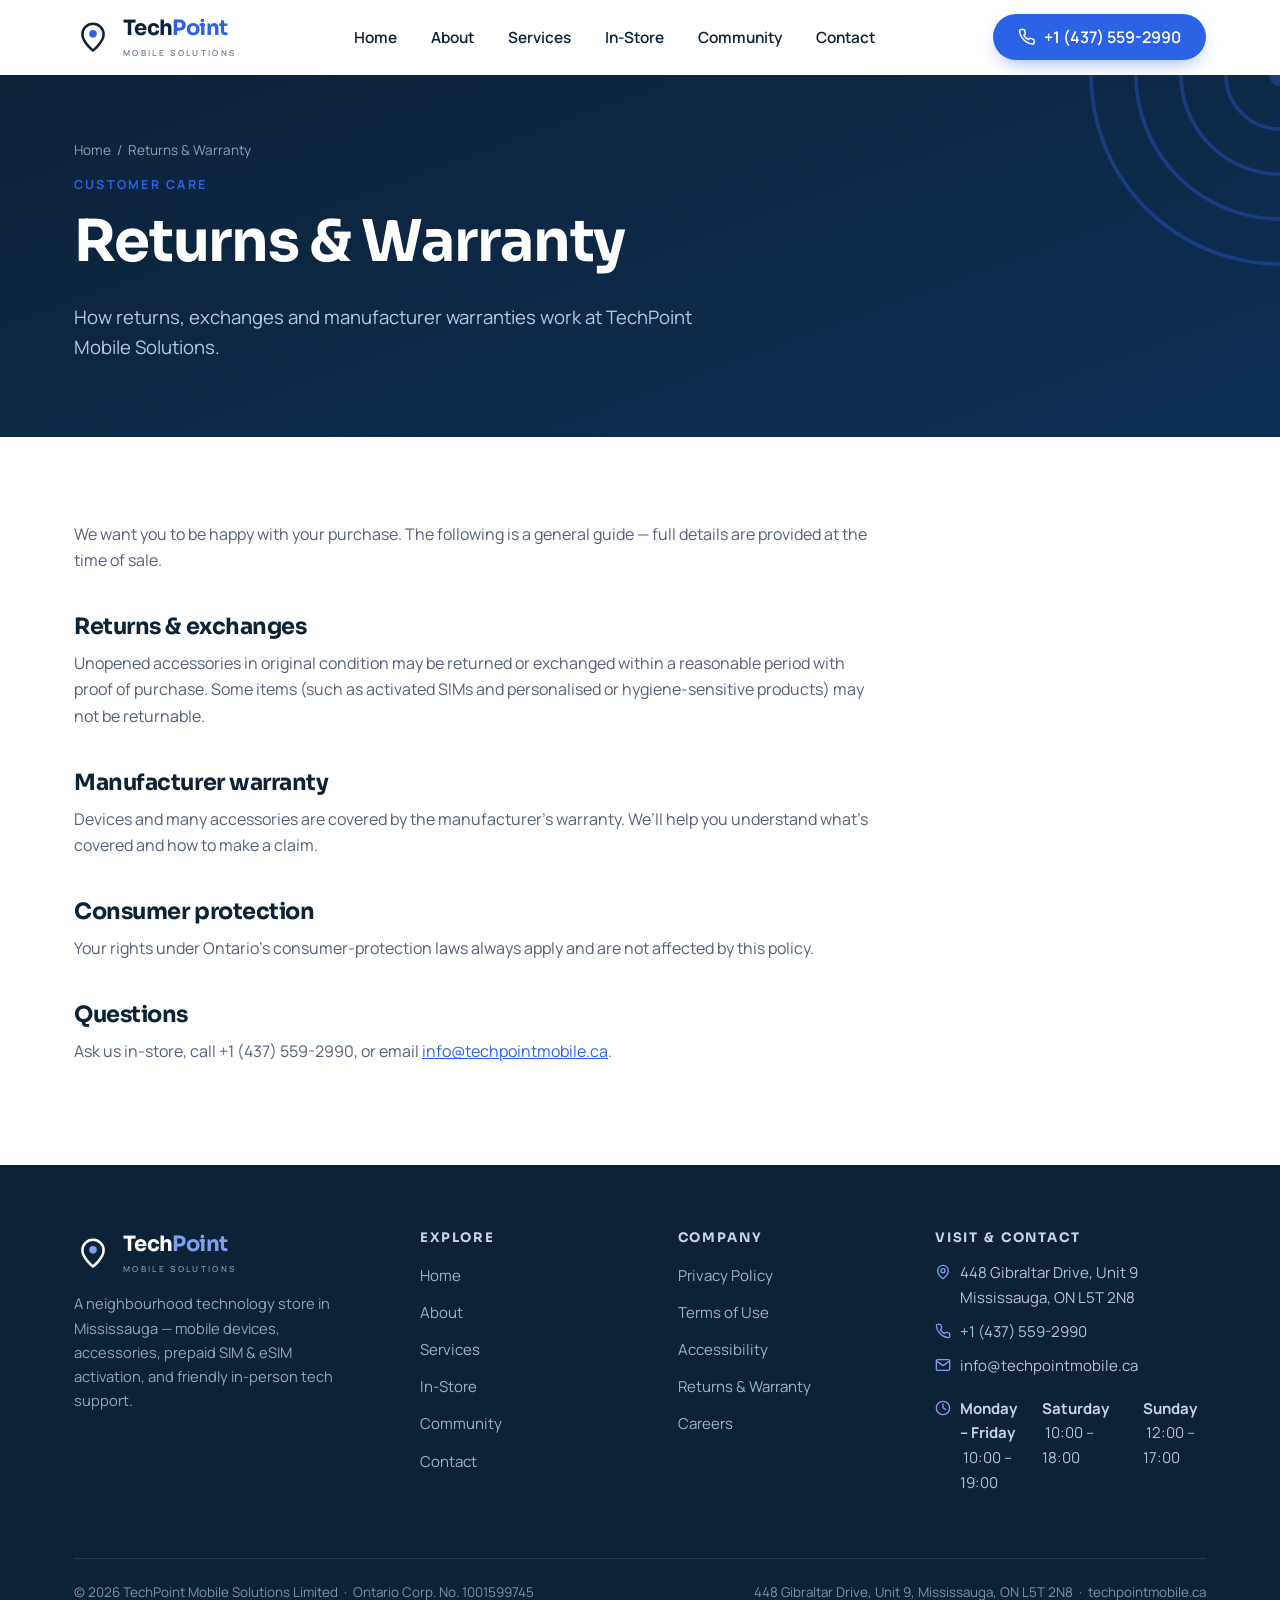
<file: website/returns.html>
<!doctype html>
<html lang="en">
<head>
<meta charset="utf-8">
<meta name="viewport" content="width=device-width, initial-scale=1">
<title>Returns &amp; Warranty — TechPoint Mobile Solutions</title>
<meta name="description" content="How returns, exchanges and manufacturer warranties work at TechPoint Mobile Solutions.">
<link rel="canonical" href="https://techpointmobile.ca/returns.html">
<meta name="theme-color" content="#0C2237">
<meta name="robots" content="index,follow">
<meta property="og:type" content="website">
<meta property="og:site_name" content="TechPoint Mobile Solutions">
<meta property="og:title" content="Returns &amp; Warranty — TechPoint Mobile Solutions">
<meta property="og:description" content="How returns, exchanges and manufacturer warranties work at TechPoint Mobile Solutions.">
<meta property="og:url" content="https://techpointmobile.ca/returns.html">
<meta property="og:image" content="https://techpointmobile.ca/assets/img/og-image.png">
<meta name="twitter:card" content="summary_large_image">
<meta name="twitter:title" content="Returns &amp; Warranty — TechPoint Mobile Solutions">
<meta name="twitter:description" content="How returns, exchanges and manufacturer warranties work at TechPoint Mobile Solutions.">
<meta name="twitter:image" content="https://techpointmobile.ca/assets/img/og-image.png">
<link rel="icon" href="assets/img/favicon.ico" sizes="any">
<link rel="icon" type="image/png" href="assets/img/favicon-512.png">
<link rel="apple-touch-icon" href="assets/img/favicon-180.png">
<link rel="preload" as="font" type="font/woff2" href="assets/fonts/sora-latin-700-normal.woff2" crossorigin>
<link rel="preload" as="font" type="font/woff2" href="assets/fonts/manrope-latin-400-normal.woff2" crossorigin>
<link rel="stylesheet" href="assets/css/styles.css?v=5">

</head>
<body>
<a class="skip" href="#main" style="position:absolute;left:-9999px">Skip to content</a>
<header class="site-header"><div class="container"><nav class="nav" aria-label="Primary">
  <a class="brand" href="index.html" aria-label="TechPoint Mobile Solutions home"><span class="mk"><svg viewBox="0 0 120 120" aria-hidden="true"><path d="M60 18 C41.4 18 26.5 32.9 26.5 51.5 C26.5 76 60 103 60 103 C60 103 93.5 76 93.5 51.5 C93.5 32.9 78.6 18 60 18 Z" fill="none" stroke="#0C2237" stroke-width="8" stroke-linejoin="round"/><circle cx="60" cy="50" r="12" fill="#2C63E6"/></svg></span><span><span class="wm">Tech<b>Point</b></span><span class="tg">MOBILE SOLUTIONS</span></span></a>
  <div class="nav-menu"><ul class="nav-links"><li><a href="index.html">Home</a></li><li><a href="about.html">About</a></li><li><a href="services.html">Services</a></li><li><a href="products.html">In-Store</a></li><li><a href="community.html">Community</a></li><li><a href="contact.html">Contact</a></li></ul>
    <a class="btn btn--primary" href="tel:+14375592990"><svg class="" width="20" height="20" viewBox="0 0 24 24" fill="none" stroke="currentColor" stroke-width="2" stroke-linecap="round" stroke-linejoin="round" aria-hidden="true"><path d="M22 16.92v3a2 2 0 0 1-2.18 2 19.79 19.79 0 0 1-8.63-3.07 19.5 19.5 0 0 1-6-6 19.79 19.79 0 0 1-3.07-8.67A2 2 0 0 1 4.11 2h3a2 2 0 0 1 2 1.72c.13.94.36 1.86.69 2.75a2 2 0 0 1-.45 2.11L8.09 9.91a16 16 0 0 0 6 6l1.27-1.27a2 2 0 0 1 2.11-.45c.89.33 1.81.56 2.75.69A2 2 0 0 1 22 16.92z"/></svg>Call the store</a></div>
  <div class="nav-cta">
    <a class="btn btn--primary" href="tel:+14375592990"><svg class="" width="20" height="20" viewBox="0 0 24 24" fill="none" stroke="currentColor" stroke-width="2" stroke-linecap="round" stroke-linejoin="round" aria-hidden="true"><path d="M22 16.92v3a2 2 0 0 1-2.18 2 19.79 19.79 0 0 1-8.63-3.07 19.5 19.5 0 0 1-6-6 19.79 19.79 0 0 1-3.07-8.67A2 2 0 0 1 4.11 2h3a2 2 0 0 1 2 1.72c.13.94.36 1.86.69 2.75a2 2 0 0 1-.45 2.11L8.09 9.91a16 16 0 0 0 6 6l1.27-1.27a2 2 0 0 1 2.11-.45c.89.33 1.81.56 2.75.69A2 2 0 0 1 22 16.92z"/></svg>+1 (437) 559-2990</a>
    <button class="nav-toggle" aria-label="Menu" aria-expanded="false" aria-controls="main"><span></span></button>
  </div>
</nav></div></header>
<main id="main">
<section class="page-hero"><svg class="arcs" viewBox="0 0 200 200" style="opacity:.35" aria-hidden="true"><g fill="none" stroke="#2C63E6" stroke-width="2"><circle cx="150" cy="50" r="30"/><circle cx="150" cy="50" r="55"/><circle cx="150" cy="50" r="80"/><circle cx="150" cy="50" r="105"/></g><circle cx="150" cy="50" r="6" fill="#2C63E6"/></svg><div class="container" style="position:relative;z-index:2">
      <div class="breadcrumb"><a href="index.html">Home</a> &nbsp;/&nbsp; Returns &amp; Warranty</div>
      <div class="eyebrow">Customer care</div>
      <h1 style="max-width:760px">Returns &amp; Warranty</h1>
      <p class="lead">How returns, exchanges and manufacturer warranties work at TechPoint Mobile Solutions.</p></div></section><section class="section"><div class="container"><div class="prose reveal"><p>We want you to be happy with your purchase. The following is a general guide — full details are
      provided at the time of sale.</p>
      <h2>Returns &amp; exchanges</h2>
      <p>Unopened accessories in original condition may be returned or exchanged within a reasonable period with
      proof of purchase. Some items (such as activated SIMs and personalised or hygiene-sensitive products) may
      not be returnable.</p>
      <h2>Manufacturer warranty</h2>
      <p>Devices and many accessories are covered by the manufacturer&rsquo;s warranty. We&rsquo;ll help you
      understand what&rsquo;s covered and how to make a claim.</p>
      <h2>Consumer protection</h2>
      <p>Your rights under Ontario&rsquo;s consumer-protection laws always apply and are not affected by this policy.</p>
      <h2>Questions</h2>
      <p>Ask us in-store, call +1 (437) 559-2990, or email <a href="mailto:info@techpointmobile.ca">info@techpointmobile.ca</a>.</p></div></div></section>
</main>
<footer class="site-footer"><div class="container">
  <div class="foot-top">
    <div><a class="brand" href="index.html" aria-label="TechPoint Mobile Solutions home"><span class="mk"><svg viewBox="0 0 120 120" aria-hidden="true"><path d="M60 18 C41.4 18 26.5 32.9 26.5 51.5 C26.5 76 60 103 60 103 C60 103 93.5 76 93.5 51.5 C93.5 32.9 78.6 18 60 18 Z" fill="none" stroke="#ffffff" stroke-width="8" stroke-linejoin="round"/><circle cx="60" cy="50" r="12" fill="#7FA0EE"/></svg></span><span><span class="wm">Tech<b>Point</b></span><span class="tg">MOBILE SOLUTIONS</span></span></a>
      <p class="foot-about">A neighbourhood technology store in Mississauga — mobile devices, accessories,
      prepaid SIM &amp; eSIM activation, and friendly in-person tech support.</p>
    </div>
    <div class="foot-col"><h4>Explore</h4><ul><li><a href="index.html">Home</a></li><li><a href="about.html">About</a></li><li><a href="services.html">Services</a></li><li><a href="products.html">In-Store</a></li><li><a href="community.html">Community</a></li><li><a href="contact.html">Contact</a></li></ul></div>
    <div class="foot-col"><h4>Company</h4><ul><li><a href="privacy.html">Privacy Policy</a></li><li><a href="terms.html">Terms of Use</a></li><li><a href="accessibility.html">Accessibility</a></li><li><a href="returns.html">Returns & Warranty</a></li><li><a href="careers.html">Careers</a></li></ul></div>
    <div class="foot-col foot-contact"><h4>Visit &amp; Contact</h4>
      <div><svg class="" width="20" height="20" viewBox="0 0 24 24" fill="none" stroke="currentColor" stroke-width="2" stroke-linecap="round" stroke-linejoin="round" aria-hidden="true"><path d="M20 10c0 6-8 12-8 12s-8-6-8-12a8 8 0 0 1 16 0Z"/><circle cx="12" cy="10" r="3"/></svg><span>448 Gibraltar Drive, Unit 9<br>Mississauga, ON L5T 2N8</span></div>
      <div><svg class="" width="20" height="20" viewBox="0 0 24 24" fill="none" stroke="currentColor" stroke-width="2" stroke-linecap="round" stroke-linejoin="round" aria-hidden="true"><path d="M22 16.92v3a2 2 0 0 1-2.18 2 19.79 19.79 0 0 1-8.63-3.07 19.5 19.5 0 0 1-6-6 19.79 19.79 0 0 1-3.07-8.67A2 2 0 0 1 4.11 2h3a2 2 0 0 1 2 1.72c.13.94.36 1.86.69 2.75a2 2 0 0 1-.45 2.11L8.09 9.91a16 16 0 0 0 6 6l1.27-1.27a2 2 0 0 1 2.11-.45c.89.33 1.81.56 2.75.69A2 2 0 0 1 22 16.92z"/></svg><span><a href="tel:+14375592990" style="color:#b4c4d6">+1 (437) 559-2990</a></span></div>
      <div><svg class="" width="20" height="20" viewBox="0 0 24 24" fill="none" stroke="currentColor" stroke-width="2" stroke-linecap="round" stroke-linejoin="round" aria-hidden="true"><rect x="2" y="4" width="20" height="16" rx="2"/><path d="m22 6-10 7L2 6"/></svg><span><a href="mailto:info@techpointmobile.ca" style="color:#b4c4d6">info@techpointmobile.ca</a></span></div>
      <div style="margin-top:6px"><div><svg class="" width="20" height="20" viewBox="0 0 24 24" fill="none" stroke="currentColor" stroke-width="2" stroke-linecap="round" stroke-linejoin="round" aria-hidden="true"><circle cx="12" cy="12" r="10"/><path d="M12 6v6l4 2"/></svg><span><b style="color:#c7d5e6">Monday – Friday</b> &nbsp;10:00 – 19:00</span></div><div><span style="width:16px"></span><span><b style="color:#c7d5e6">Saturday</b> &nbsp;10:00 – 18:00</span></div><div><span style="width:16px"></span><span><b style="color:#c7d5e6">Sunday</b> &nbsp;12:00 – 17:00</span></div></div>
    </div>
  </div>
  <div class="foot-bottom">
    <div>&copy; <span data-year>2026</span> TechPoint Mobile Solutions Limited &nbsp;·&nbsp; Ontario Corp. No. 1001599745</div>
    <div>448 Gibraltar Drive, Unit 9, Mississauga, ON L5T 2N8 &nbsp;·&nbsp; <a href="https://techpointmobile.ca">techpointmobile.ca</a></div>
  </div>
</div></footer>
<div class="callbar"><a class="btn btn--primary" href="tel:+14375592990"><svg class="" width="20" height="20" viewBox="0 0 24 24" fill="none" stroke="currentColor" stroke-width="2" stroke-linecap="round" stroke-linejoin="round" aria-hidden="true"><path d="M22 16.92v3a2 2 0 0 1-2.18 2 19.79 19.79 0 0 1-8.63-3.07 19.5 19.5 0 0 1-6-6 19.79 19.79 0 0 1-3.07-8.67A2 2 0 0 1 4.11 2h3a2 2 0 0 1 2 1.72c.13.94.36 1.86.69 2.75a2 2 0 0 1-.45 2.11L8.09 9.91a16 16 0 0 0 6 6l1.27-1.27a2 2 0 0 1 2.11-.45c.89.33 1.81.56 2.75.69A2 2 0 0 1 22 16.92z"/></svg>Call now</a>
  <a class="btn btn--white" href="https://www.google.com/maps?q=448 Gibraltar Drive, Unit 9, Mississauga ON L5T 2N8" target="_blank" rel="noopener"><svg class="" width="20" height="20" viewBox="0 0 24 24" fill="none" stroke="currentColor" stroke-width="2" stroke-linecap="round" stroke-linejoin="round" aria-hidden="true"><path d="M20 10c0 6-8 12-8 12s-8-6-8-12a8 8 0 0 1 16 0Z"/><circle cx="12" cy="10" r="3"/></svg>Directions</a></div>
<script src="assets/js/main.js?v=5" defer></script>
</body>
</html>
</file>
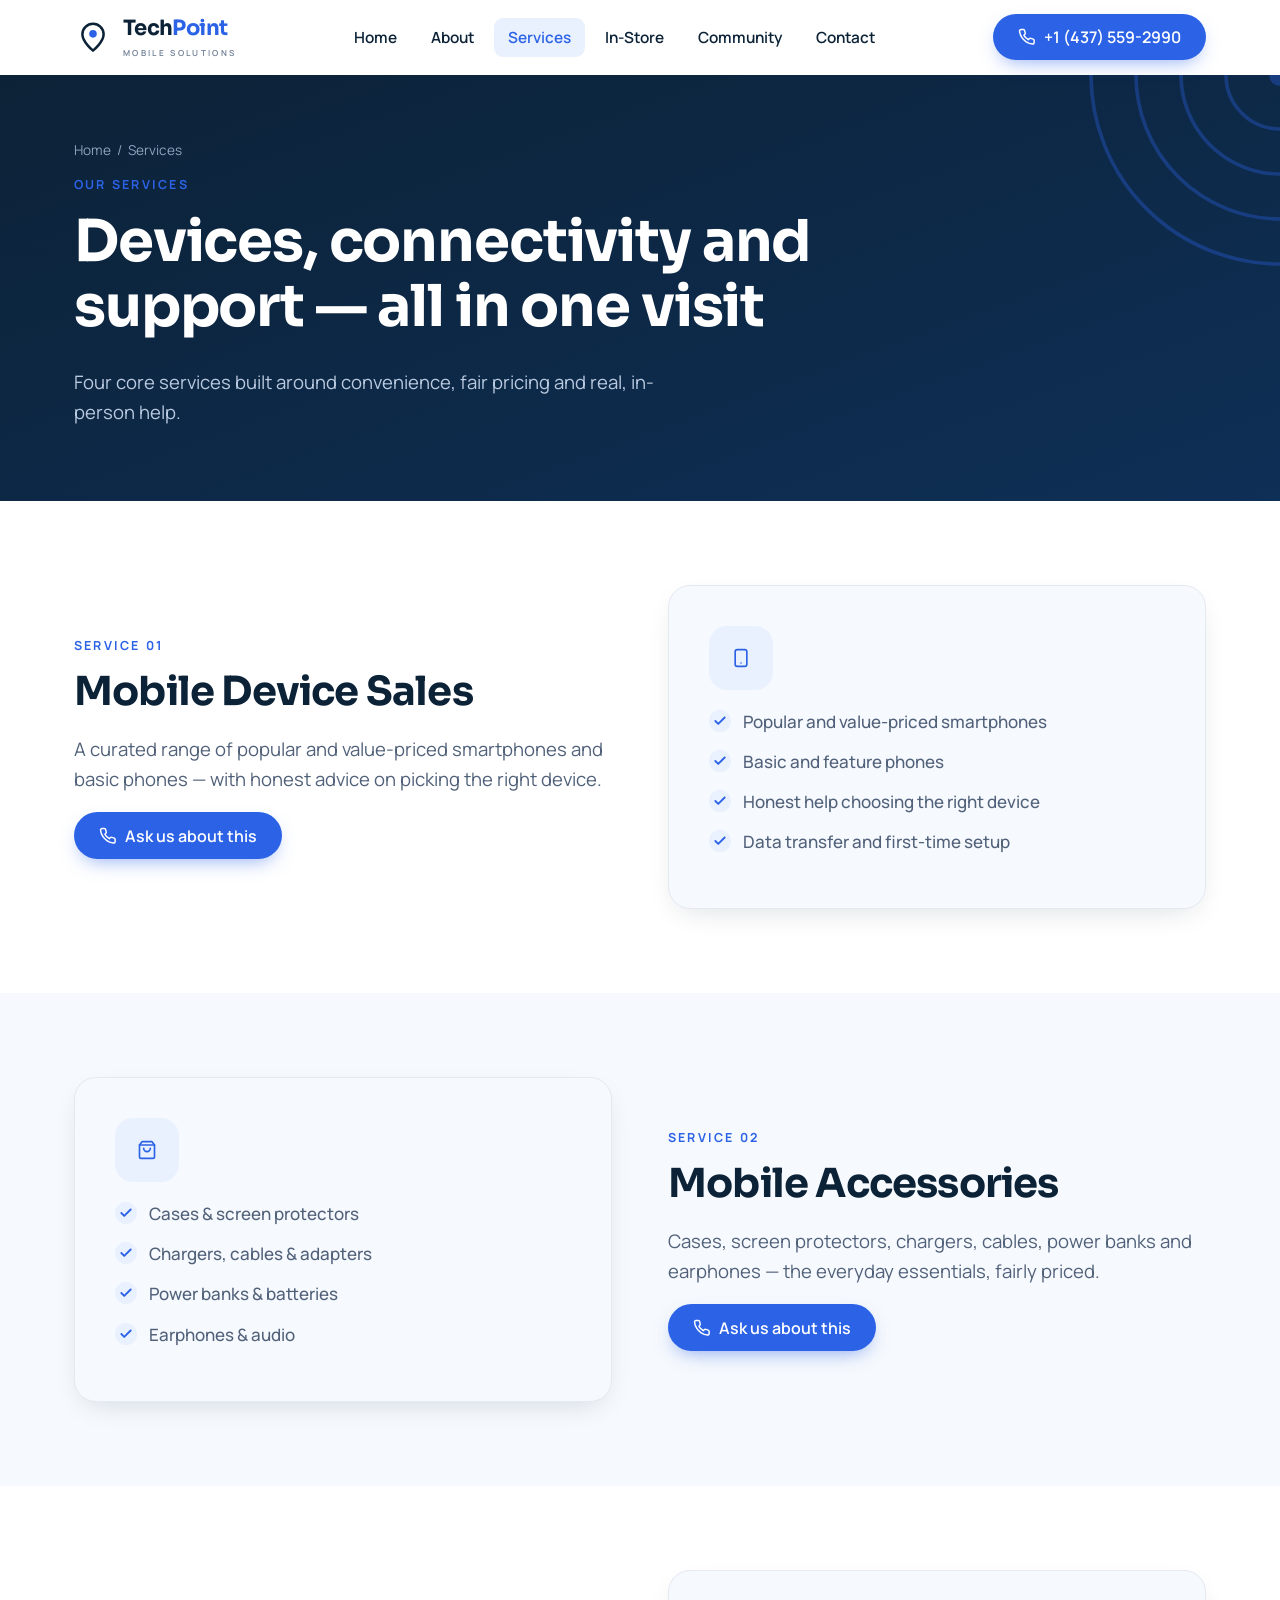
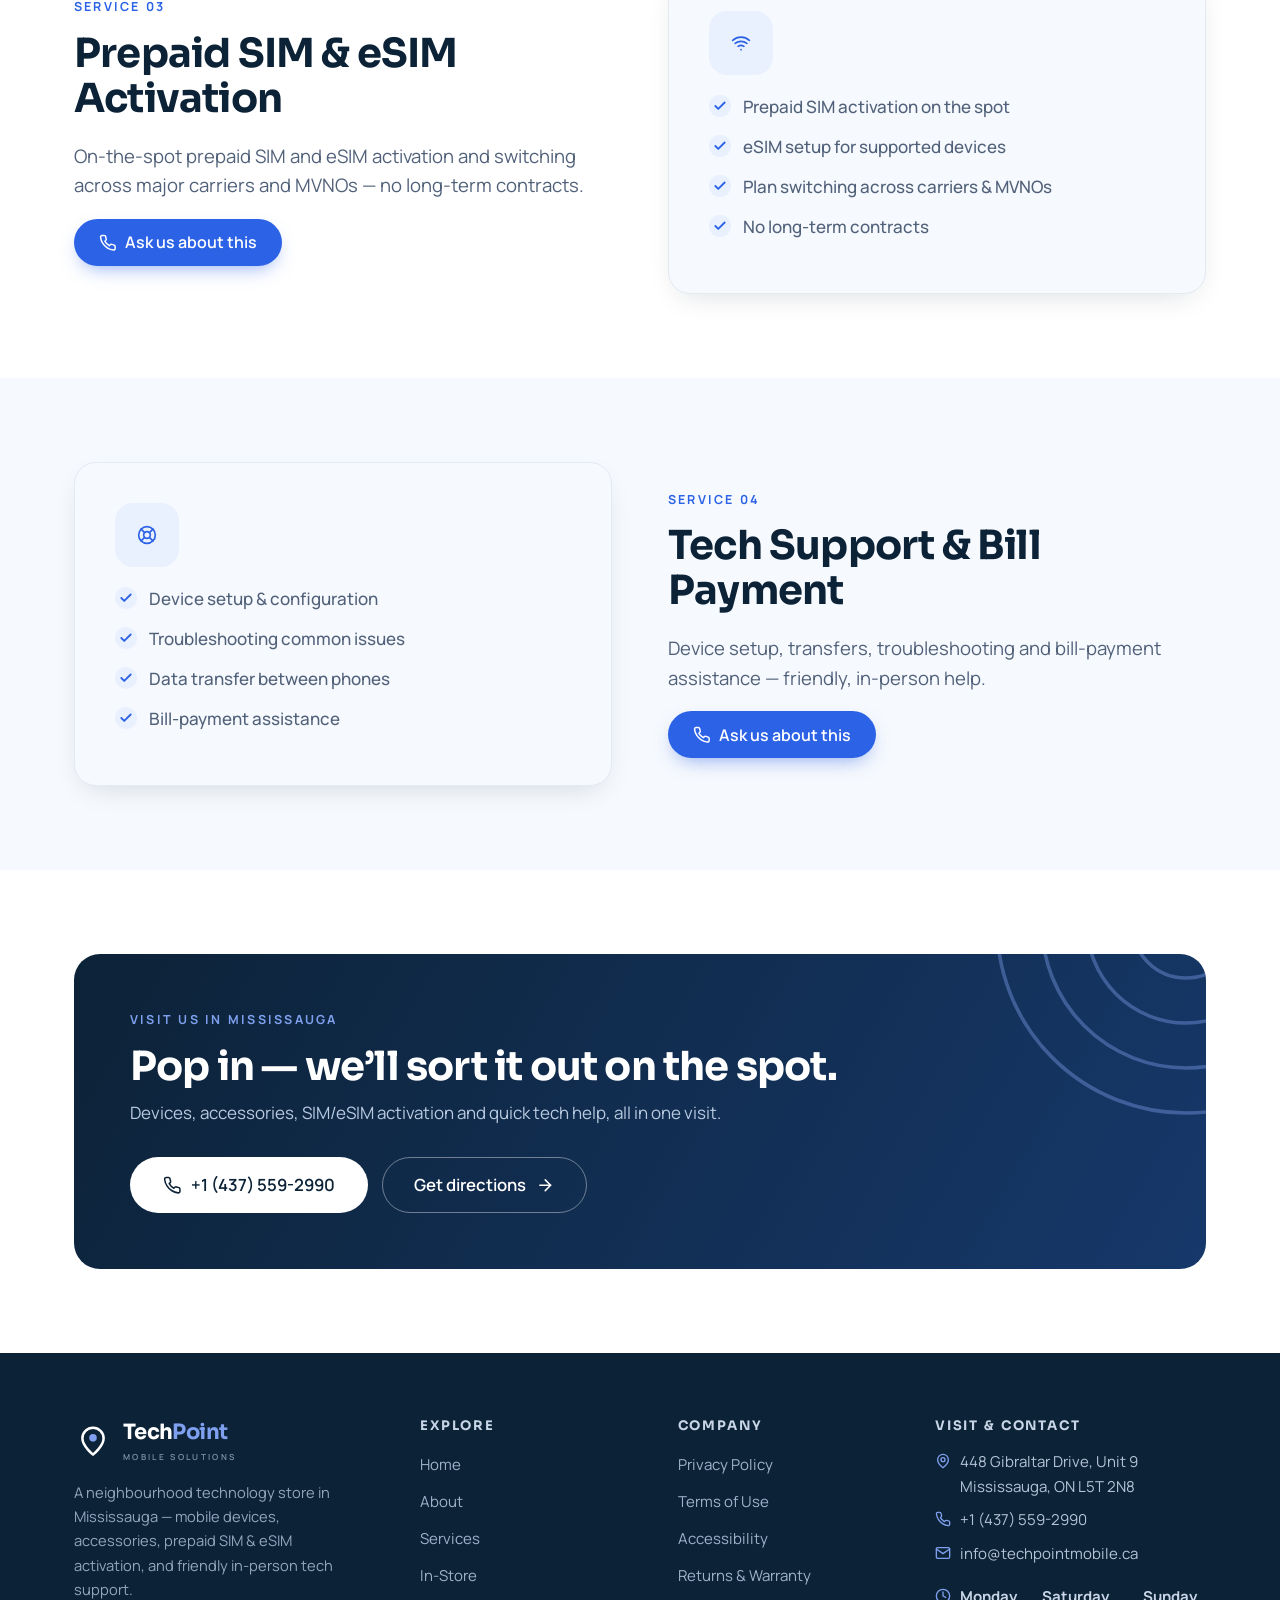
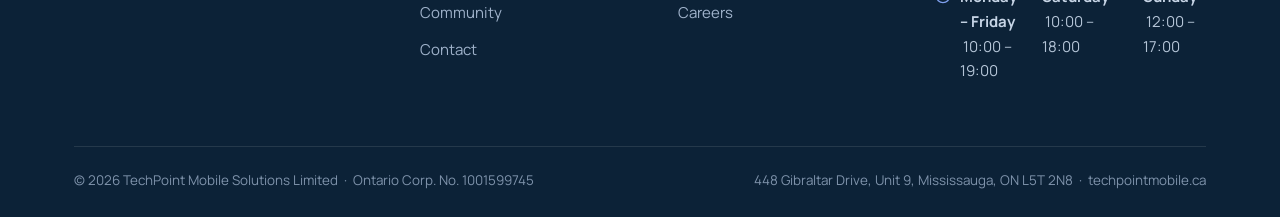
<file: website/services.html>
<!doctype html>
<html lang="en">
<head>
<meta charset="utf-8">
<meta name="viewport" content="width=device-width, initial-scale=1">
<title>Services — TechPoint Mobile Solutions | Phones, SIM &amp; eSIM, Accessories, Support</title>
<meta name="description" content="Mobile device sales, accessories, prepaid SIM &amp; eSIM activation, and in-store tech support &amp; bill-payment help in Mississauga, ON.">
<link rel="canonical" href="https://techpointmobile.ca/services.html">
<meta name="theme-color" content="#0C2237">
<meta name="robots" content="index,follow">
<meta property="og:type" content="website">
<meta property="og:site_name" content="TechPoint Mobile Solutions">
<meta property="og:title" content="Services — TechPoint Mobile Solutions | Phones, SIM &amp; eSIM, Accessories, Support">
<meta property="og:description" content="Mobile device sales, accessories, prepaid SIM &amp; eSIM activation, and in-store tech support &amp; bill-payment help in Mississauga, ON.">
<meta property="og:url" content="https://techpointmobile.ca/services.html">
<meta property="og:image" content="https://techpointmobile.ca/assets/img/og-image.png">
<meta name="twitter:card" content="summary_large_image">
<meta name="twitter:title" content="Services — TechPoint Mobile Solutions | Phones, SIM &amp; eSIM, Accessories, Support">
<meta name="twitter:description" content="Mobile device sales, accessories, prepaid SIM &amp; eSIM activation, and in-store tech support &amp; bill-payment help in Mississauga, ON.">
<meta name="twitter:image" content="https://techpointmobile.ca/assets/img/og-image.png">
<link rel="icon" href="assets/img/favicon.ico" sizes="any">
<link rel="icon" type="image/png" href="assets/img/favicon-512.png">
<link rel="apple-touch-icon" href="assets/img/favicon-180.png">
<link rel="preload" as="font" type="font/woff2" href="assets/fonts/sora-latin-700-normal.woff2" crossorigin>
<link rel="preload" as="font" type="font/woff2" href="assets/fonts/manrope-latin-400-normal.woff2" crossorigin>
<link rel="stylesheet" href="assets/css/styles.css?v=5">
<script type="application/ld+json">{"@context": "https://schema.org", "@type": "MobilePhoneStore", "name": "TechPoint Mobile Solutions", "legalName": "TechPoint Mobile Solutions Limited", "url": "https://techpointmobile.ca", "telephone": "+1 (437) 559-2990", "email": "info@techpointmobile.ca", "image": "https://techpointmobile.ca/assets/img/og-image.png", "priceRange": "$$", "currenciesAccepted": "CAD", "paymentAccepted": "Cash, Debit, Credit, Contactless", "address": {"@type": "PostalAddress", "streetAddress": "448 Gibraltar Drive, Unit 9", "addressLocality": "Mississauga", "addressRegion": "ON", "postalCode": "L5T 2N8", "addressCountry": "CA"}, "areaServed": {"@type": "City", "name": "Mississauga"}, "openingHoursSpecification": [{"@type": "OpeningHoursSpecification", "dayOfWeek": ["Monday", "Tuesday", "Wednesday", "Thursday", "Friday"], "opens": "10:00", "closes": "19:00"}, {"@type": "OpeningHoursSpecification", "dayOfWeek": "Saturday", "opens": "10:00", "closes": "18:00"}, {"@type": "OpeningHoursSpecification", "dayOfWeek": "Sunday", "opens": "12:00", "closes": "17:00"}], "identifier": {"@type": "PropertyValue", "name": "Ontario Corporation Number", "value": "1001599745"}}</script>
</head>
<body>
<a class="skip" href="#main" style="position:absolute;left:-9999px">Skip to content</a>
<header class="site-header"><div class="container"><nav class="nav" aria-label="Primary">
  <a class="brand" href="index.html" aria-label="TechPoint Mobile Solutions home"><span class="mk"><svg viewBox="0 0 120 120" aria-hidden="true"><path d="M60 18 C41.4 18 26.5 32.9 26.5 51.5 C26.5 76 60 103 60 103 C60 103 93.5 76 93.5 51.5 C93.5 32.9 78.6 18 60 18 Z" fill="none" stroke="#0C2237" stroke-width="8" stroke-linejoin="round"/><circle cx="60" cy="50" r="12" fill="#2C63E6"/></svg></span><span><span class="wm">Tech<b>Point</b></span><span class="tg">MOBILE SOLUTIONS</span></span></a>
  <div class="nav-menu"><ul class="nav-links"><li><a href="index.html">Home</a></li><li><a href="about.html">About</a></li><li><a href="services.html" aria-current="page">Services</a></li><li><a href="products.html">In-Store</a></li><li><a href="community.html">Community</a></li><li><a href="contact.html">Contact</a></li></ul>
    <a class="btn btn--primary" href="tel:+14375592990"><svg class="" width="20" height="20" viewBox="0 0 24 24" fill="none" stroke="currentColor" stroke-width="2" stroke-linecap="round" stroke-linejoin="round" aria-hidden="true"><path d="M22 16.92v3a2 2 0 0 1-2.18 2 19.79 19.79 0 0 1-8.63-3.07 19.5 19.5 0 0 1-6-6 19.79 19.79 0 0 1-3.07-8.67A2 2 0 0 1 4.11 2h3a2 2 0 0 1 2 1.72c.13.94.36 1.86.69 2.75a2 2 0 0 1-.45 2.11L8.09 9.91a16 16 0 0 0 6 6l1.27-1.27a2 2 0 0 1 2.11-.45c.89.33 1.81.56 2.75.69A2 2 0 0 1 22 16.92z"/></svg>Call the store</a></div>
  <div class="nav-cta">
    <a class="btn btn--primary" href="tel:+14375592990"><svg class="" width="20" height="20" viewBox="0 0 24 24" fill="none" stroke="currentColor" stroke-width="2" stroke-linecap="round" stroke-linejoin="round" aria-hidden="true"><path d="M22 16.92v3a2 2 0 0 1-2.18 2 19.79 19.79 0 0 1-8.63-3.07 19.5 19.5 0 0 1-6-6 19.79 19.79 0 0 1-3.07-8.67A2 2 0 0 1 4.11 2h3a2 2 0 0 1 2 1.72c.13.94.36 1.86.69 2.75a2 2 0 0 1-.45 2.11L8.09 9.91a16 16 0 0 0 6 6l1.27-1.27a2 2 0 0 1 2.11-.45c.89.33 1.81.56 2.75.69A2 2 0 0 1 22 16.92z"/></svg>+1 (437) 559-2990</a>
    <button class="nav-toggle" aria-label="Menu" aria-expanded="false" aria-controls="main"><span></span></button>
  </div>
</nav></div></header>
<main id="main">
<section class="page-hero"><svg class="arcs" viewBox="0 0 200 200" style="opacity:.35" aria-hidden="true"><g fill="none" stroke="#2C63E6" stroke-width="2"><circle cx="150" cy="50" r="30"/><circle cx="150" cy="50" r="55"/><circle cx="150" cy="50" r="80"/><circle cx="150" cy="50" r="105"/></g><circle cx="150" cy="50" r="6" fill="#2C63E6"/></svg><div class="container" style="position:relative;z-index:2">
      <div class="breadcrumb"><a href="index.html">Home</a> &nbsp;/&nbsp; Services</div>
      <div class="eyebrow">Our services</div>
      <h1 style="max-width:760px">Devices, connectivity and support — all in one visit</h1>
      <p class="lead">Four core services built around convenience, fair pricing and real, in-person help.</p></div></section><section class="section"><div class="container"><div class="split"><div class="split-copy reveal"><div class="eyebrow">Service 01</div>
          <h2>Mobile Device Sales</h2><p class="lead">A curated range of popular and value-priced smartphones and basic phones — with honest advice on picking the right device.</p>
          <div class="btn-row" style="margin-top:18px"><a class="btn btn--primary" href="tel:+14375592990"><svg class="" width="20" height="20" viewBox="0 0 24 24" fill="none" stroke="currentColor" stroke-width="2" stroke-linecap="round" stroke-linejoin="round" aria-hidden="true"><path d="M22 16.92v3a2 2 0 0 1-2.18 2 19.79 19.79 0 0 1-8.63-3.07 19.5 19.5 0 0 1-6-6 19.79 19.79 0 0 1-3.07-8.67A2 2 0 0 1 4.11 2h3a2 2 0 0 1 2 1.72c.13.94.36 1.86.69 2.75a2 2 0 0 1-.45 2.11L8.09 9.91a16 16 0 0 0 6 6l1.27-1.27a2 2 0 0 1 2.11-.45c.89.33 1.81.56 2.75.69A2 2 0 0 1 22 16.92z"/></svg>Ask us about this</a></div></div><div class="split-media reveal"><div class="panel" style="padding:40px;background:var(--bg-soft)">
          <div class="ic" style="width:64px;height:64px;border-radius:18px;background:var(--accent-soft);color:var(--accent);display:flex;align-items:center;justify-content:center;margin-bottom:18px"><svg class="" width="20" height="20" viewBox="0 0 24 24" fill="none" stroke="currentColor" stroke-width="2" stroke-linecap="round" stroke-linejoin="round" aria-hidden="true"><rect x="5" y="2" width="14" height="20" rx="2.5"/><path d="M12 18h.01"/></svg></div>
          <ul class="check" style="margin:0"><li>Popular and value-priced smartphones</li><li>Basic and feature phones</li><li>Honest help choosing the right device</li><li>Data transfer and first-time setup</li></ul></div></div></div></div></section><section class="section section--soft"><div class="container"><div class="split split--rev"><div class="split-media reveal"><div class="panel" style="padding:40px;background:var(--bg-soft)">
          <div class="ic" style="width:64px;height:64px;border-radius:18px;background:var(--accent-soft);color:var(--accent);display:flex;align-items:center;justify-content:center;margin-bottom:18px"><svg class="" width="20" height="20" viewBox="0 0 24 24" fill="none" stroke="currentColor" stroke-width="2" stroke-linecap="round" stroke-linejoin="round" aria-hidden="true"><path d="M6 2 3 6v14a2 2 0 0 0 2 2h14a2 2 0 0 0 2-2V6l-3-4Z"/><path d="M3 6h18"/><path d="M16 10a4 4 0 0 1-8 0"/></svg></div>
          <ul class="check" style="margin:0"><li>Cases &amp; screen protectors</li><li>Chargers, cables &amp; adapters</li><li>Power banks &amp; batteries</li><li>Earphones &amp; audio</li></ul></div></div><div class="split-copy reveal"><div class="eyebrow">Service 02</div>
          <h2>Mobile Accessories</h2><p class="lead">Cases, screen protectors, chargers, cables, power banks and earphones — the everyday essentials, fairly priced.</p>
          <div class="btn-row" style="margin-top:18px"><a class="btn btn--primary" href="tel:+14375592990"><svg class="" width="20" height="20" viewBox="0 0 24 24" fill="none" stroke="currentColor" stroke-width="2" stroke-linecap="round" stroke-linejoin="round" aria-hidden="true"><path d="M22 16.92v3a2 2 0 0 1-2.18 2 19.79 19.79 0 0 1-8.63-3.07 19.5 19.5 0 0 1-6-6 19.79 19.79 0 0 1-3.07-8.67A2 2 0 0 1 4.11 2h3a2 2 0 0 1 2 1.72c.13.94.36 1.86.69 2.75a2 2 0 0 1-.45 2.11L8.09 9.91a16 16 0 0 0 6 6l1.27-1.27a2 2 0 0 1 2.11-.45c.89.33 1.81.56 2.75.69A2 2 0 0 1 22 16.92z"/></svg>Ask us about this</a></div></div></div></div></section><section class="section"><div class="container"><div class="split"><div class="split-copy reveal"><div class="eyebrow">Service 03</div>
          <h2>Prepaid SIM &amp; eSIM Activation</h2><p class="lead">On-the-spot prepaid SIM and eSIM activation and switching across major carriers and MVNOs — no long-term contracts.</p>
          <div class="btn-row" style="margin-top:18px"><a class="btn btn--primary" href="tel:+14375592990"><svg class="" width="20" height="20" viewBox="0 0 24 24" fill="none" stroke="currentColor" stroke-width="2" stroke-linecap="round" stroke-linejoin="round" aria-hidden="true"><path d="M22 16.92v3a2 2 0 0 1-2.18 2 19.79 19.79 0 0 1-8.63-3.07 19.5 19.5 0 0 1-6-6 19.79 19.79 0 0 1-3.07-8.67A2 2 0 0 1 4.11 2h3a2 2 0 0 1 2 1.72c.13.94.36 1.86.69 2.75a2 2 0 0 1-.45 2.11L8.09 9.91a16 16 0 0 0 6 6l1.27-1.27a2 2 0 0 1 2.11-.45c.89.33 1.81.56 2.75.69A2 2 0 0 1 22 16.92z"/></svg>Ask us about this</a></div></div><div class="split-media reveal"><div class="panel" style="padding:40px;background:var(--bg-soft)">
          <div class="ic" style="width:64px;height:64px;border-radius:18px;background:var(--accent-soft);color:var(--accent);display:flex;align-items:center;justify-content:center;margin-bottom:18px"><svg class="" width="20" height="20" viewBox="0 0 24 24" fill="none" stroke="currentColor" stroke-width="2" stroke-linecap="round" stroke-linejoin="round" aria-hidden="true"><path d="M5 12.55a11 11 0 0 1 14 0"/><path d="M8.5 16.05a6 6 0 0 1 7 0"/><path d="M12 20h.01"/><path d="M2 8.82a15 15 0 0 1 20 0"/></svg></div>
          <ul class="check" style="margin:0"><li>Prepaid SIM activation on the spot</li><li>eSIM setup for supported devices</li><li>Plan switching across carriers &amp; MVNOs</li><li>No long-term contracts</li></ul></div></div></div></div></section><section class="section section--soft"><div class="container"><div class="split split--rev"><div class="split-media reveal"><div class="panel" style="padding:40px;background:var(--bg-soft)">
          <div class="ic" style="width:64px;height:64px;border-radius:18px;background:var(--accent-soft);color:var(--accent);display:flex;align-items:center;justify-content:center;margin-bottom:18px"><svg class="" width="20" height="20" viewBox="0 0 24 24" fill="none" stroke="currentColor" stroke-width="2" stroke-linecap="round" stroke-linejoin="round" aria-hidden="true"><circle cx="12" cy="12" r="10"/><circle cx="12" cy="12" r="4"/><path d="m4.93 4.93 4.24 4.24"/><path d="m14.83 9.17 4.24-4.24"/><path d="m14.83 14.83 4.24 4.24"/><path d="m9.17 14.83-4.24 4.24"/></svg></div>
          <ul class="check" style="margin:0"><li>Device setup &amp; configuration</li><li>Troubleshooting common issues</li><li>Data transfer between phones</li><li>Bill-payment assistance</li></ul></div></div><div class="split-copy reveal"><div class="eyebrow">Service 04</div>
          <h2>Tech Support &amp; Bill Payment</h2><p class="lead">Device setup, transfers, troubleshooting and bill-payment assistance — friendly, in-person help.</p>
          <div class="btn-row" style="margin-top:18px"><a class="btn btn--primary" href="tel:+14375592990"><svg class="" width="20" height="20" viewBox="0 0 24 24" fill="none" stroke="currentColor" stroke-width="2" stroke-linecap="round" stroke-linejoin="round" aria-hidden="true"><path d="M22 16.92v3a2 2 0 0 1-2.18 2 19.79 19.79 0 0 1-8.63-3.07 19.5 19.5 0 0 1-6-6 19.79 19.79 0 0 1-3.07-8.67A2 2 0 0 1 4.11 2h3a2 2 0 0 1 2 1.72c.13.94.36 1.86.69 2.75a2 2 0 0 1-.45 2.11L8.09 9.91a16 16 0 0 0 6 6l1.27-1.27a2 2 0 0 1 2.11-.45c.89.33 1.81.56 2.75.69A2 2 0 0 1 22 16.92z"/></svg>Ask us about this</a></div></div></div></div></section><section class="section"><div class="container"><div class="cta reveal"><svg class="arcs" viewBox="0 0 200 200" style="opacity:.4" aria-hidden="true"><g fill="none" stroke="#7FA0EE" stroke-width="2"><circle cx="150" cy="50" r="30"/><circle cx="150" cy="50" r="55"/><circle cx="150" cy="50" r="80"/><circle cx="150" cy="50" r="105"/></g><circle cx="150" cy="50" r="6" fill="#7FA0EE"/></svg>
      <div class="inner">
        <div><div class="eyebrow" style="color:#7FA0EE">Visit us in Mississauga</div>
          <h2 style="margin:0">Pop in — we&rsquo;ll sort it out on the spot.</h2>
          <p style="margin-top:10px">Devices, accessories, SIM/eSIM activation and quick tech help, all in one visit.</p></div>
        <div class="btn-row"><a class="btn btn--white btn--lg" href="tel:+14375592990"><svg class="" width="20" height="20" viewBox="0 0 24 24" fill="none" stroke="currentColor" stroke-width="2" stroke-linecap="round" stroke-linejoin="round" aria-hidden="true"><path d="M22 16.92v3a2 2 0 0 1-2.18 2 19.79 19.79 0 0 1-8.63-3.07 19.5 19.5 0 0 1-6-6 19.79 19.79 0 0 1-3.07-8.67A2 2 0 0 1 4.11 2h3a2 2 0 0 1 2 1.72c.13.94.36 1.86.69 2.75a2 2 0 0 1-.45 2.11L8.09 9.91a16 16 0 0 0 6 6l1.27-1.27a2 2 0 0 1 2.11-.45c.89.33 1.81.56 2.75.69A2 2 0 0 1 22 16.92z"/></svg>+1 (437) 559-2990</a>
          <a class="btn btn--ghost btn--lg" style="color:#fff;border-color:rgba(255,255,255,.4)" href="contact.html">Get directions <svg class="" width="20" height="20" viewBox="0 0 24 24" fill="none" stroke="currentColor" stroke-width="2" stroke-linecap="round" stroke-linejoin="round" aria-hidden="true"><path d="M5 12h14"/><path d="m12 5 7 7-7 7"/></svg></a></div>
      </div></div></div></section>
</main>
<footer class="site-footer"><div class="container">
  <div class="foot-top">
    <div><a class="brand" href="index.html" aria-label="TechPoint Mobile Solutions home"><span class="mk"><svg viewBox="0 0 120 120" aria-hidden="true"><path d="M60 18 C41.4 18 26.5 32.9 26.5 51.5 C26.5 76 60 103 60 103 C60 103 93.5 76 93.5 51.5 C93.5 32.9 78.6 18 60 18 Z" fill="none" stroke="#ffffff" stroke-width="8" stroke-linejoin="round"/><circle cx="60" cy="50" r="12" fill="#7FA0EE"/></svg></span><span><span class="wm">Tech<b>Point</b></span><span class="tg">MOBILE SOLUTIONS</span></span></a>
      <p class="foot-about">A neighbourhood technology store in Mississauga — mobile devices, accessories,
      prepaid SIM &amp; eSIM activation, and friendly in-person tech support.</p>
    </div>
    <div class="foot-col"><h4>Explore</h4><ul><li><a href="index.html">Home</a></li><li><a href="about.html">About</a></li><li><a href="services.html">Services</a></li><li><a href="products.html">In-Store</a></li><li><a href="community.html">Community</a></li><li><a href="contact.html">Contact</a></li></ul></div>
    <div class="foot-col"><h4>Company</h4><ul><li><a href="privacy.html">Privacy Policy</a></li><li><a href="terms.html">Terms of Use</a></li><li><a href="accessibility.html">Accessibility</a></li><li><a href="returns.html">Returns & Warranty</a></li><li><a href="careers.html">Careers</a></li></ul></div>
    <div class="foot-col foot-contact"><h4>Visit &amp; Contact</h4>
      <div><svg class="" width="20" height="20" viewBox="0 0 24 24" fill="none" stroke="currentColor" stroke-width="2" stroke-linecap="round" stroke-linejoin="round" aria-hidden="true"><path d="M20 10c0 6-8 12-8 12s-8-6-8-12a8 8 0 0 1 16 0Z"/><circle cx="12" cy="10" r="3"/></svg><span>448 Gibraltar Drive, Unit 9<br>Mississauga, ON L5T 2N8</span></div>
      <div><svg class="" width="20" height="20" viewBox="0 0 24 24" fill="none" stroke="currentColor" stroke-width="2" stroke-linecap="round" stroke-linejoin="round" aria-hidden="true"><path d="M22 16.92v3a2 2 0 0 1-2.18 2 19.79 19.79 0 0 1-8.63-3.07 19.5 19.5 0 0 1-6-6 19.79 19.79 0 0 1-3.07-8.67A2 2 0 0 1 4.11 2h3a2 2 0 0 1 2 1.72c.13.94.36 1.86.69 2.75a2 2 0 0 1-.45 2.11L8.09 9.91a16 16 0 0 0 6 6l1.27-1.27a2 2 0 0 1 2.11-.45c.89.33 1.81.56 2.75.69A2 2 0 0 1 22 16.92z"/></svg><span><a href="tel:+14375592990" style="color:#b4c4d6">+1 (437) 559-2990</a></span></div>
      <div><svg class="" width="20" height="20" viewBox="0 0 24 24" fill="none" stroke="currentColor" stroke-width="2" stroke-linecap="round" stroke-linejoin="round" aria-hidden="true"><rect x="2" y="4" width="20" height="16" rx="2"/><path d="m22 6-10 7L2 6"/></svg><span><a href="mailto:info@techpointmobile.ca" style="color:#b4c4d6">info@techpointmobile.ca</a></span></div>
      <div style="margin-top:6px"><div><svg class="" width="20" height="20" viewBox="0 0 24 24" fill="none" stroke="currentColor" stroke-width="2" stroke-linecap="round" stroke-linejoin="round" aria-hidden="true"><circle cx="12" cy="12" r="10"/><path d="M12 6v6l4 2"/></svg><span><b style="color:#c7d5e6">Monday – Friday</b> &nbsp;10:00 – 19:00</span></div><div><span style="width:16px"></span><span><b style="color:#c7d5e6">Saturday</b> &nbsp;10:00 – 18:00</span></div><div><span style="width:16px"></span><span><b style="color:#c7d5e6">Sunday</b> &nbsp;12:00 – 17:00</span></div></div>
    </div>
  </div>
  <div class="foot-bottom">
    <div>&copy; <span data-year>2026</span> TechPoint Mobile Solutions Limited &nbsp;·&nbsp; Ontario Corp. No. 1001599745</div>
    <div>448 Gibraltar Drive, Unit 9, Mississauga, ON L5T 2N8 &nbsp;·&nbsp; <a href="https://techpointmobile.ca">techpointmobile.ca</a></div>
  </div>
</div></footer>
<div class="callbar"><a class="btn btn--primary" href="tel:+14375592990"><svg class="" width="20" height="20" viewBox="0 0 24 24" fill="none" stroke="currentColor" stroke-width="2" stroke-linecap="round" stroke-linejoin="round" aria-hidden="true"><path d="M22 16.92v3a2 2 0 0 1-2.18 2 19.79 19.79 0 0 1-8.63-3.07 19.5 19.5 0 0 1-6-6 19.79 19.79 0 0 1-3.07-8.67A2 2 0 0 1 4.11 2h3a2 2 0 0 1 2 1.72c.13.94.36 1.86.69 2.75a2 2 0 0 1-.45 2.11L8.09 9.91a16 16 0 0 0 6 6l1.27-1.27a2 2 0 0 1 2.11-.45c.89.33 1.81.56 2.75.69A2 2 0 0 1 22 16.92z"/></svg>Call now</a>
  <a class="btn btn--white" href="https://www.google.com/maps?q=448 Gibraltar Drive, Unit 9, Mississauga ON L5T 2N8" target="_blank" rel="noopener"><svg class="" width="20" height="20" viewBox="0 0 24 24" fill="none" stroke="currentColor" stroke-width="2" stroke-linecap="round" stroke-linejoin="round" aria-hidden="true"><path d="M20 10c0 6-8 12-8 12s-8-6-8-12a8 8 0 0 1 16 0Z"/><circle cx="12" cy="10" r="3"/></svg>Directions</a></div>
<script src="assets/js/main.js?v=5" defer></script>
</body>
</html>
</file>
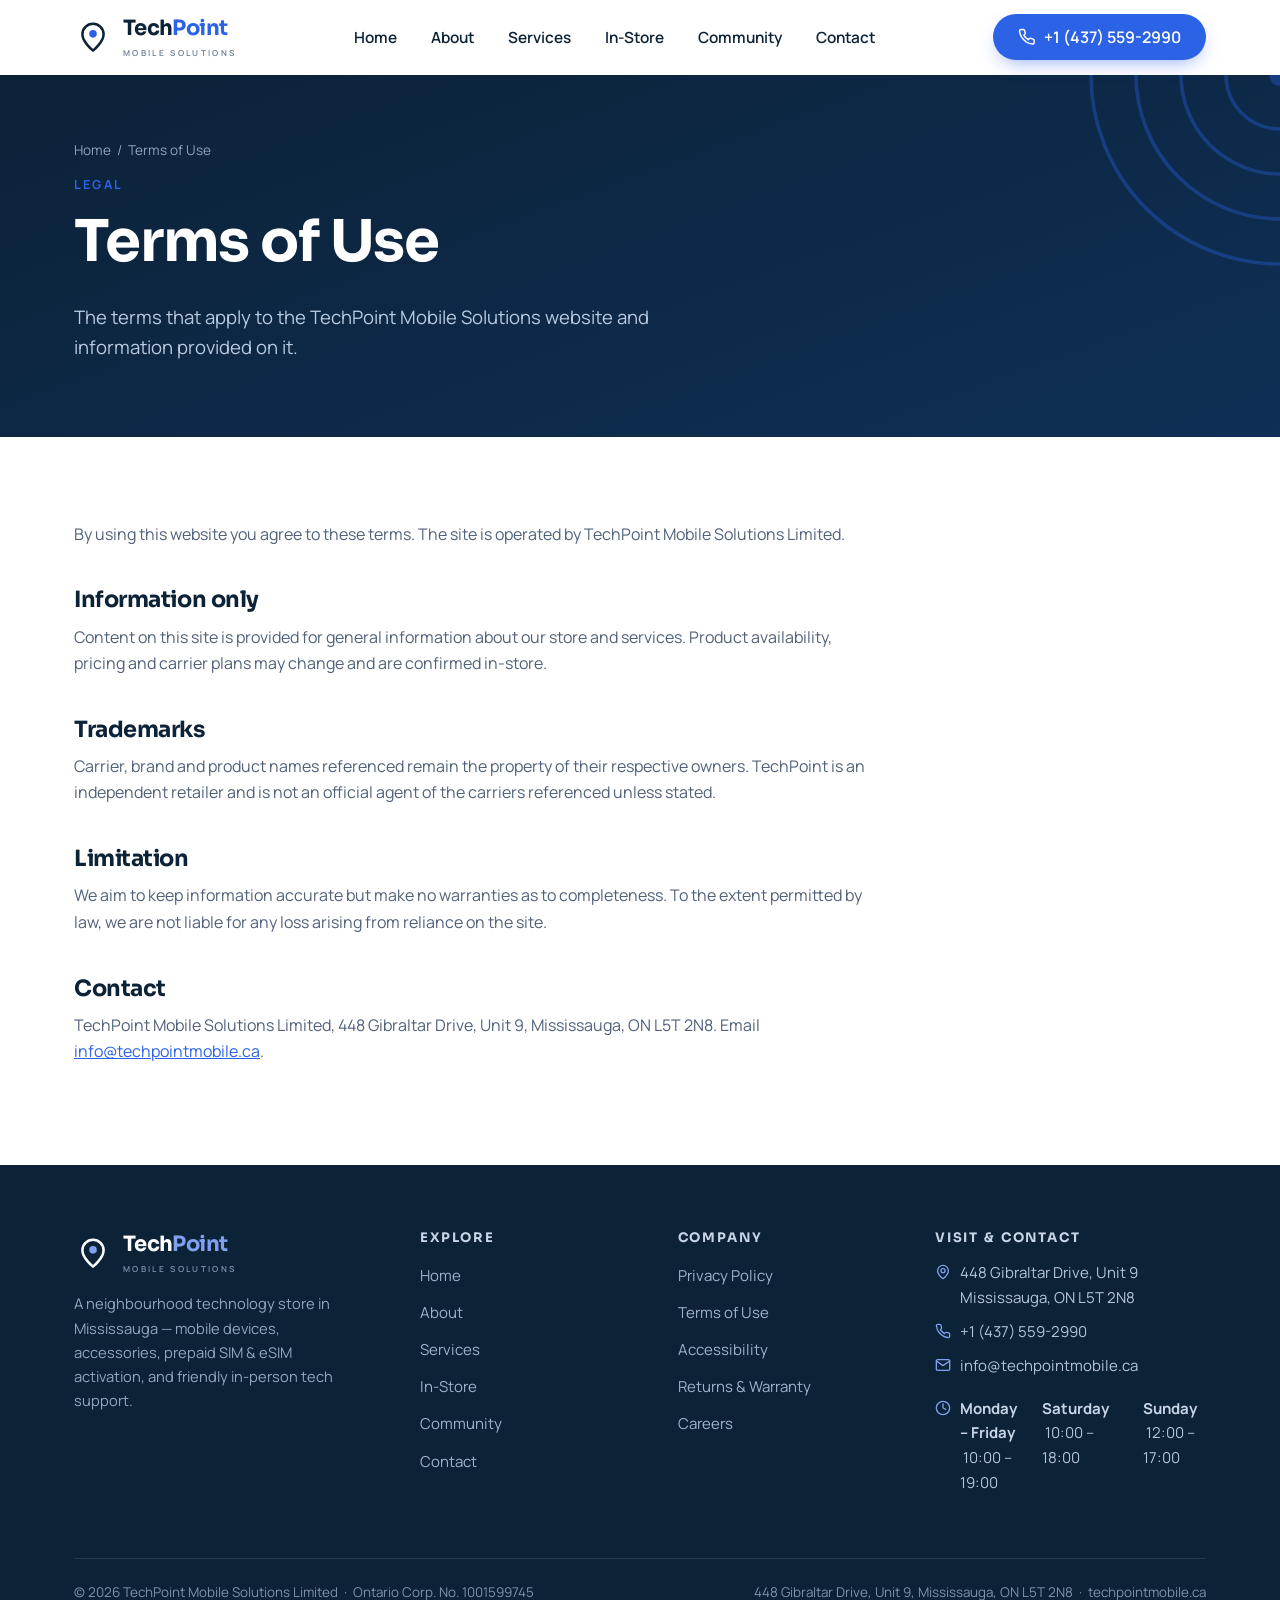
<file: website/terms.html>
<!doctype html>
<html lang="en">
<head>
<meta charset="utf-8">
<meta name="viewport" content="width=device-width, initial-scale=1">
<title>Terms of Use — TechPoint Mobile Solutions</title>
<meta name="description" content="The terms that apply to the TechPoint Mobile Solutions website and information provided on it.">
<link rel="canonical" href="https://techpointmobile.ca/terms.html">
<meta name="theme-color" content="#0C2237">
<meta name="robots" content="index,follow">
<meta property="og:type" content="website">
<meta property="og:site_name" content="TechPoint Mobile Solutions">
<meta property="og:title" content="Terms of Use — TechPoint Mobile Solutions">
<meta property="og:description" content="The terms that apply to the TechPoint Mobile Solutions website and information provided on it.">
<meta property="og:url" content="https://techpointmobile.ca/terms.html">
<meta property="og:image" content="https://techpointmobile.ca/assets/img/og-image.png">
<meta name="twitter:card" content="summary_large_image">
<meta name="twitter:title" content="Terms of Use — TechPoint Mobile Solutions">
<meta name="twitter:description" content="The terms that apply to the TechPoint Mobile Solutions website and information provided on it.">
<meta name="twitter:image" content="https://techpointmobile.ca/assets/img/og-image.png">
<link rel="icon" href="assets/img/favicon.ico" sizes="any">
<link rel="icon" type="image/png" href="assets/img/favicon-512.png">
<link rel="apple-touch-icon" href="assets/img/favicon-180.png">
<link rel="preload" as="font" type="font/woff2" href="assets/fonts/sora-latin-700-normal.woff2" crossorigin>
<link rel="preload" as="font" type="font/woff2" href="assets/fonts/manrope-latin-400-normal.woff2" crossorigin>
<link rel="stylesheet" href="assets/css/styles.css?v=5">

</head>
<body>
<a class="skip" href="#main" style="position:absolute;left:-9999px">Skip to content</a>
<header class="site-header"><div class="container"><nav class="nav" aria-label="Primary">
  <a class="brand" href="index.html" aria-label="TechPoint Mobile Solutions home"><span class="mk"><svg viewBox="0 0 120 120" aria-hidden="true"><path d="M60 18 C41.4 18 26.5 32.9 26.5 51.5 C26.5 76 60 103 60 103 C60 103 93.5 76 93.5 51.5 C93.5 32.9 78.6 18 60 18 Z" fill="none" stroke="#0C2237" stroke-width="8" stroke-linejoin="round"/><circle cx="60" cy="50" r="12" fill="#2C63E6"/></svg></span><span><span class="wm">Tech<b>Point</b></span><span class="tg">MOBILE SOLUTIONS</span></span></a>
  <div class="nav-menu"><ul class="nav-links"><li><a href="index.html">Home</a></li><li><a href="about.html">About</a></li><li><a href="services.html">Services</a></li><li><a href="products.html">In-Store</a></li><li><a href="community.html">Community</a></li><li><a href="contact.html">Contact</a></li></ul>
    <a class="btn btn--primary" href="tel:+14375592990"><svg class="" width="20" height="20" viewBox="0 0 24 24" fill="none" stroke="currentColor" stroke-width="2" stroke-linecap="round" stroke-linejoin="round" aria-hidden="true"><path d="M22 16.92v3a2 2 0 0 1-2.18 2 19.79 19.79 0 0 1-8.63-3.07 19.5 19.5 0 0 1-6-6 19.79 19.79 0 0 1-3.07-8.67A2 2 0 0 1 4.11 2h3a2 2 0 0 1 2 1.72c.13.94.36 1.86.69 2.75a2 2 0 0 1-.45 2.11L8.09 9.91a16 16 0 0 0 6 6l1.27-1.27a2 2 0 0 1 2.11-.45c.89.33 1.81.56 2.75.69A2 2 0 0 1 22 16.92z"/></svg>Call the store</a></div>
  <div class="nav-cta">
    <a class="btn btn--primary" href="tel:+14375592990"><svg class="" width="20" height="20" viewBox="0 0 24 24" fill="none" stroke="currentColor" stroke-width="2" stroke-linecap="round" stroke-linejoin="round" aria-hidden="true"><path d="M22 16.92v3a2 2 0 0 1-2.18 2 19.79 19.79 0 0 1-8.63-3.07 19.5 19.5 0 0 1-6-6 19.79 19.79 0 0 1-3.07-8.67A2 2 0 0 1 4.11 2h3a2 2 0 0 1 2 1.72c.13.94.36 1.86.69 2.75a2 2 0 0 1-.45 2.11L8.09 9.91a16 16 0 0 0 6 6l1.27-1.27a2 2 0 0 1 2.11-.45c.89.33 1.81.56 2.75.69A2 2 0 0 1 22 16.92z"/></svg>+1 (437) 559-2990</a>
    <button class="nav-toggle" aria-label="Menu" aria-expanded="false" aria-controls="main"><span></span></button>
  </div>
</nav></div></header>
<main id="main">
<section class="page-hero"><svg class="arcs" viewBox="0 0 200 200" style="opacity:.35" aria-hidden="true"><g fill="none" stroke="#2C63E6" stroke-width="2"><circle cx="150" cy="50" r="30"/><circle cx="150" cy="50" r="55"/><circle cx="150" cy="50" r="80"/><circle cx="150" cy="50" r="105"/></g><circle cx="150" cy="50" r="6" fill="#2C63E6"/></svg><div class="container" style="position:relative;z-index:2">
      <div class="breadcrumb"><a href="index.html">Home</a> &nbsp;/&nbsp; Terms of Use</div>
      <div class="eyebrow">Legal</div>
      <h1 style="max-width:760px">Terms of Use</h1>
      <p class="lead">The terms that apply to the TechPoint Mobile Solutions website and information provided on it.</p></div></section><section class="section"><div class="container"><div class="prose reveal"><p>By using this website you agree to these terms. The site is operated by TechPoint Mobile Solutions Limited.</p>
      <h2>Information only</h2>
      <p>Content on this site is provided for general information about our store and services. Product
      availability, pricing and carrier plans may change and are confirmed in-store.</p>
      <h2>Trademarks</h2>
      <p>Carrier, brand and product names referenced remain the property of their respective owners. TechPoint is
      an independent retailer and is not an official agent of the carriers referenced unless stated.</p>
      <h2>Limitation</h2>
      <p>We aim to keep information accurate but make no warranties as to completeness. To the extent permitted by
      law, we are not liable for any loss arising from reliance on the site.</p>
      <h2>Contact</h2>
      <p>TechPoint Mobile Solutions Limited, 448 Gibraltar Drive, Unit 9, Mississauga, ON L5T 2N8. Email <a href="mailto:info@techpointmobile.ca">info@techpointmobile.ca</a>.</p></div></div></section>
</main>
<footer class="site-footer"><div class="container">
  <div class="foot-top">
    <div><a class="brand" href="index.html" aria-label="TechPoint Mobile Solutions home"><span class="mk"><svg viewBox="0 0 120 120" aria-hidden="true"><path d="M60 18 C41.4 18 26.5 32.9 26.5 51.5 C26.5 76 60 103 60 103 C60 103 93.5 76 93.5 51.5 C93.5 32.9 78.6 18 60 18 Z" fill="none" stroke="#ffffff" stroke-width="8" stroke-linejoin="round"/><circle cx="60" cy="50" r="12" fill="#7FA0EE"/></svg></span><span><span class="wm">Tech<b>Point</b></span><span class="tg">MOBILE SOLUTIONS</span></span></a>
      <p class="foot-about">A neighbourhood technology store in Mississauga — mobile devices, accessories,
      prepaid SIM &amp; eSIM activation, and friendly in-person tech support.</p>
    </div>
    <div class="foot-col"><h4>Explore</h4><ul><li><a href="index.html">Home</a></li><li><a href="about.html">About</a></li><li><a href="services.html">Services</a></li><li><a href="products.html">In-Store</a></li><li><a href="community.html">Community</a></li><li><a href="contact.html">Contact</a></li></ul></div>
    <div class="foot-col"><h4>Company</h4><ul><li><a href="privacy.html">Privacy Policy</a></li><li><a href="terms.html">Terms of Use</a></li><li><a href="accessibility.html">Accessibility</a></li><li><a href="returns.html">Returns & Warranty</a></li><li><a href="careers.html">Careers</a></li></ul></div>
    <div class="foot-col foot-contact"><h4>Visit &amp; Contact</h4>
      <div><svg class="" width="20" height="20" viewBox="0 0 24 24" fill="none" stroke="currentColor" stroke-width="2" stroke-linecap="round" stroke-linejoin="round" aria-hidden="true"><path d="M20 10c0 6-8 12-8 12s-8-6-8-12a8 8 0 0 1 16 0Z"/><circle cx="12" cy="10" r="3"/></svg><span>448 Gibraltar Drive, Unit 9<br>Mississauga, ON L5T 2N8</span></div>
      <div><svg class="" width="20" height="20" viewBox="0 0 24 24" fill="none" stroke="currentColor" stroke-width="2" stroke-linecap="round" stroke-linejoin="round" aria-hidden="true"><path d="M22 16.92v3a2 2 0 0 1-2.18 2 19.79 19.79 0 0 1-8.63-3.07 19.5 19.5 0 0 1-6-6 19.79 19.79 0 0 1-3.07-8.67A2 2 0 0 1 4.11 2h3a2 2 0 0 1 2 1.72c.13.94.36 1.86.69 2.75a2 2 0 0 1-.45 2.11L8.09 9.91a16 16 0 0 0 6 6l1.27-1.27a2 2 0 0 1 2.11-.45c.89.33 1.81.56 2.75.69A2 2 0 0 1 22 16.92z"/></svg><span><a href="tel:+14375592990" style="color:#b4c4d6">+1 (437) 559-2990</a></span></div>
      <div><svg class="" width="20" height="20" viewBox="0 0 24 24" fill="none" stroke="currentColor" stroke-width="2" stroke-linecap="round" stroke-linejoin="round" aria-hidden="true"><rect x="2" y="4" width="20" height="16" rx="2"/><path d="m22 6-10 7L2 6"/></svg><span><a href="mailto:info@techpointmobile.ca" style="color:#b4c4d6">info@techpointmobile.ca</a></span></div>
      <div style="margin-top:6px"><div><svg class="" width="20" height="20" viewBox="0 0 24 24" fill="none" stroke="currentColor" stroke-width="2" stroke-linecap="round" stroke-linejoin="round" aria-hidden="true"><circle cx="12" cy="12" r="10"/><path d="M12 6v6l4 2"/></svg><span><b style="color:#c7d5e6">Monday – Friday</b> &nbsp;10:00 – 19:00</span></div><div><span style="width:16px"></span><span><b style="color:#c7d5e6">Saturday</b> &nbsp;10:00 – 18:00</span></div><div><span style="width:16px"></span><span><b style="color:#c7d5e6">Sunday</b> &nbsp;12:00 – 17:00</span></div></div>
    </div>
  </div>
  <div class="foot-bottom">
    <div>&copy; <span data-year>2026</span> TechPoint Mobile Solutions Limited &nbsp;·&nbsp; Ontario Corp. No. 1001599745</div>
    <div>448 Gibraltar Drive, Unit 9, Mississauga, ON L5T 2N8 &nbsp;·&nbsp; <a href="https://techpointmobile.ca">techpointmobile.ca</a></div>
  </div>
</div></footer>
<div class="callbar"><a class="btn btn--primary" href="tel:+14375592990"><svg class="" width="20" height="20" viewBox="0 0 24 24" fill="none" stroke="currentColor" stroke-width="2" stroke-linecap="round" stroke-linejoin="round" aria-hidden="true"><path d="M22 16.92v3a2 2 0 0 1-2.18 2 19.79 19.79 0 0 1-8.63-3.07 19.5 19.5 0 0 1-6-6 19.79 19.79 0 0 1-3.07-8.67A2 2 0 0 1 4.11 2h3a2 2 0 0 1 2 1.72c.13.94.36 1.86.69 2.75a2 2 0 0 1-.45 2.11L8.09 9.91a16 16 0 0 0 6 6l1.27-1.27a2 2 0 0 1 2.11-.45c.89.33 1.81.56 2.75.69A2 2 0 0 1 22 16.92z"/></svg>Call now</a>
  <a class="btn btn--white" href="https://www.google.com/maps?q=448 Gibraltar Drive, Unit 9, Mississauga ON L5T 2N8" target="_blank" rel="noopener"><svg class="" width="20" height="20" viewBox="0 0 24 24" fill="none" stroke="currentColor" stroke-width="2" stroke-linecap="round" stroke-linejoin="round" aria-hidden="true"><path d="M20 10c0 6-8 12-8 12s-8-6-8-12a8 8 0 0 1 16 0Z"/><circle cx="12" cy="10" r="3"/></svg>Directions</a></div>
<script src="assets/js/main.js?v=5" defer></script>
</body>
</html>
</file>
<file: website/assets/css/styles.css>
/* ==========================================================================
   TechPoint Mobile Solutions — design system
   Sora (display) + Manrope (text) · Ink navy #0C2237 + Accent blue #2C63E6
   ========================================================================== */

/* ---------- fonts ---------- */
@font-face{font-family:'Sora';font-weight:400;font-display:swap;src:url('../fonts/sora-latin-400-normal.woff2') format('woff2');}
@font-face{font-family:'Sora';font-weight:500;font-display:swap;src:url('../fonts/sora-latin-500-normal.woff2') format('woff2');}
@font-face{font-family:'Sora';font-weight:600;font-display:swap;src:url('../fonts/sora-latin-600-normal.woff2') format('woff2');}
@font-face{font-family:'Sora';font-weight:700;font-display:swap;src:url('../fonts/sora-latin-700-normal.woff2') format('woff2');}
@font-face{font-family:'Manrope';font-weight:400;font-display:swap;src:url('../fonts/manrope-latin-400-normal.woff2') format('woff2');}
@font-face{font-family:'Manrope';font-weight:500;font-display:swap;src:url('../fonts/manrope-latin-500-normal.woff2') format('woff2');}
@font-face{font-family:'Manrope';font-weight:600;font-display:swap;src:url('../fonts/manrope-latin-600-normal.woff2') format('woff2');}
@font-face{font-family:'Manrope';font-weight:700;font-display:swap;src:url('../fonts/manrope-latin-700-normal.woff2') format('woff2');}

/* ---------- tokens ---------- */
:root{
  --ink:#0C2237; --ink-2:#0A1B2E; --navy:#0d2745;
  --accent:#2C63E6; --accent-2:#1E4FBF; --accent-soft:#EAF1FE;
  --slate:#51617A; --slate-2:#6B7C93; --muted:#8A99AC;
  --line:#E4EAF1; --line-2:#EEF2F7;
  --bg:#FFFFFF; --bg-soft:#F6F9FD; --bg-mist:#F0F5FB;
  --white:#fff;
  --radius:14px; --radius-lg:22px; --radius-sm:10px;
  --shadow-sm:0 1px 3px rgba(12,34,55,.06),0 1px 2px rgba(12,34,55,.04);
  --shadow:0 10px 30px -12px rgba(12,34,55,.18);
  --shadow-lg:0 30px 60px -20px rgba(12,34,55,.25);
  --container:1180px;
  --ease:cubic-bezier(.16,.84,.44,1);
}

/* ---------- reset ---------- */
*,*::before,*::after{box-sizing:border-box}
html{-webkit-text-size-adjust:100%;scroll-behavior:smooth;overflow-x:clip}
body{margin:0;font-family:'Manrope',system-ui,Segoe UI,Arial,sans-serif;color:var(--ink);
  background:var(--bg);line-height:1.65;font-size:17px;-webkit-font-smoothing:antialiased;overflow-x:clip}
img{max-width:100%;display:block}
a{color:var(--accent);text-decoration:none}
a:hover{color:var(--accent-2)}
h1,h2,h3,h4{font-family:'Sora',sans-serif;color:var(--ink);line-height:1.12;margin:0 0 .5em;
  letter-spacing:-.02em;font-weight:700}
h1{font-size:clamp(2.1rem,4.6vw,3.6rem)}
h2{font-size:clamp(1.65rem,3.2vw,2.5rem)}
h3{font-size:1.28rem}
p{margin:0 0 1rem}
ul,ol{margin:0 0 1rem;padding-left:1.2rem}
li{margin:.3rem 0}
:focus-visible{outline:3px solid var(--accent);outline-offset:2px;border-radius:4px}

/* ---------- layout ---------- */
.container{width:100%;max-width:var(--container);margin-inline:auto;padding-inline:24px}
.section{padding:84px 0}
.section--tight{padding:60px 0}
.section--soft{background:var(--bg-soft)}
.section--mist{background:var(--bg-mist)}
.section--ink{background:var(--ink);color:#dbe6f2}
.section--ink h1,.section--ink h2,.section--ink h3{color:#fff}
.narrow{max-width:760px}
.center{text-align:center}
.grid{display:grid;gap:26px}
.eyebrow{font-family:'Manrope';font-weight:700;font-size:.78rem;letter-spacing:.18em;
  text-transform:uppercase;color:var(--accent);margin:0 0 14px}
.section--ink .eyebrow{color:#7FA0EE}
.lead{font-size:1.16rem;color:var(--slate);line-height:1.6}
.section--ink .lead{color:#aebfd2}
.sec-head{max-width:720px;margin-bottom:44px}
.sec-head.center{margin-inline:auto}

/* ---------- buttons ---------- */
.btn{display:inline-flex;align-items:center;gap:.55em;font-family:'Manrope';font-weight:600;
  font-size:1rem;padding:.85em 1.5em;border-radius:100px;border:1.5px solid transparent;
  cursor:pointer;transition:.25s var(--ease);white-space:nowrap;line-height:1}
.btn svg{width:1.1em;height:1.1em}
.btn--primary{background:var(--accent);color:#fff;box-shadow:0 8px 20px -8px rgba(44,99,230,.6)}
.btn--primary:hover{background:var(--accent-2);color:#fff;transform:translateY(-2px);box-shadow:0 12px 26px -8px rgba(44,99,230,.7)}
.btn--ghost{background:transparent;color:var(--ink);border-color:var(--line)}
.btn--ghost:hover{border-color:var(--accent);color:var(--accent);transform:translateY(-2px)}
.btn--white{background:#fff;color:var(--ink)}
.btn--white:hover{background:#eef3fb;color:var(--ink);transform:translateY(-2px)}
.btn--lg{padding:1.05em 1.9em;font-size:1.05rem}
.btn-row{display:flex;flex-wrap:wrap;gap:14px}

/* ---------- header ---------- */
.site-header{position:sticky;top:0;z-index:60;background:rgba(255,255,255,.86);
  backdrop-filter:saturate(180%) blur(14px);border-bottom:1px solid transparent;transition:.3s}
.site-header.scrolled{border-bottom-color:var(--line);box-shadow:var(--shadow-sm)}
.nav{display:flex;align-items:center;justify-content:space-between;height:74px}
.brand{display:flex;align-items:center;gap:11px}
.brand .mk{width:38px;height:38px;flex:0 0 auto}
.mk svg{width:100%;height:100%;display:block}
.nav-menu>.btn{display:none}
.brand .wm{font-family:'Sora';font-weight:700;font-size:1.32rem;letter-spacing:-.03em;color:var(--ink);line-height:1}
.brand .wm b{color:var(--accent);font-weight:700}
.brand .tg{display:block;font-family:'Manrope';font-weight:600;font-size:.52rem;letter-spacing:.28em;
  color:var(--slate-2);margin-top:3px}
.nav-links{display:flex;align-items:center;gap:6px;list-style:none;margin:0;padding:0}
.nav-links a{font-family:'Manrope';font-weight:600;font-size:.96rem;color:var(--ink);
  padding:9px 14px;border-radius:9px;transition:.2s}
.nav-links a:hover,.nav-links a[aria-current="page"]{background:var(--accent-soft);color:var(--accent)}
.nav-cta{display:flex;align-items:center;gap:12px}
.nav-toggle{display:none;width:44px;height:44px;border:1px solid var(--line);border-radius:11px;
  background:#fff;cursor:pointer;align-items:center;justify-content:center}
.nav-toggle span{position:relative;width:20px;height:2px;background:var(--ink);display:block;transition:.25s}
.nav-toggle span::before,.nav-toggle span::after{content:"";position:absolute;left:0;width:20px;height:2px;background:var(--ink);transition:.25s}
.nav-toggle span::before{top:-6px}.nav-toggle span::after{top:6px}
body.nav-open .nav-toggle span{background:transparent}
body.nav-open .nav-toggle span::before{top:0;transform:rotate(45deg)}
body.nav-open .nav-toggle span::after{top:0;transform:rotate(-45deg)}

/* ---------- hero ---------- */
.hero{position:relative;background:radial-gradient(1200px 500px at 85% -10%,#12315c 0,transparent 60%),
  linear-gradient(160deg,#0C2237 0%,#0d2848 55%,#0e2f56 100%);color:#eaf1fa;overflow:hidden}
.hero::after{content:"";position:absolute;inset:0;background:
  radial-gradient(600px 300px at 12% 110%,rgba(44,99,230,.28),transparent 70%);pointer-events:none}
.hero .container{position:relative;z-index:2;display:grid;grid-template-columns:1.05fr .95fr;
  gap:50px;align-items:center;padding-top:78px;padding-bottom:86px}
.hero h1{color:#fff;letter-spacing:-.03em}
.hero h1 .hl{color:#7FA0EE}
.hero .lead{color:#b9cae0;max-width:520px}
.hero-badges{display:flex;flex-wrap:wrap;gap:10px;margin:26px 0 30px}
.hero-badge{display:inline-flex;align-items:center;gap:7px;background:rgba(255,255,255,.07);
  border:1px solid rgba(255,255,255,.14);border-radius:100px;padding:7px 14px;font-size:.85rem;
  font-weight:600;color:#cdddf0}
.hero-badge svg{width:15px;height:15px;color:#7FA0EE}
.hero-art{position:relative}

/* signal arcs motif */
.arcs{position:absolute;top:-90px;right:-90px;width:360px;height:360px;opacity:.5;z-index:1}

/* ---------- trust strip ---------- */
.trust{background:#fff;border-bottom:1px solid var(--line)}
.trust .row{display:flex;flex-wrap:wrap;gap:18px 40px;justify-content:center;align-items:center;
  padding:20px 0;color:var(--slate);font-weight:600;font-size:.95rem}
.trust .row span{display:inline-flex;align-items:center;gap:9px}
.trust .row svg{width:18px;height:18px;color:var(--accent)}

/* ---------- cards ---------- */
.cards{display:grid;grid-template-columns:repeat(auto-fit,minmax(250px,1fr));gap:24px}
.card{background:#fff;border:1px solid var(--line);border-radius:var(--radius-lg);padding:30px;
  transition:.3s var(--ease);position:relative;overflow:hidden}
.card:hover{border-color:#c9d6ec;transform:translateY(-4px);box-shadow:var(--shadow)}
.card .ic{width:52px;height:52px;border-radius:14px;display:flex;align-items:center;justify-content:center;
  background:var(--accent-soft);color:var(--accent);margin-bottom:18px}
.card .ic svg{width:26px;height:26px}
.card h3{margin-bottom:.4em}
.card p{color:var(--slate);font-size:.98rem;margin:0}
.card--link{cursor:pointer}
.card .more{display:inline-flex;align-items:center;gap:6px;margin-top:14px;font-weight:600;
  color:var(--accent);font-size:.92rem}

/* number/step */
.steps{display:grid;grid-template-columns:repeat(auto-fit,minmax(230px,1fr));gap:24px;counter-reset:s}
.step{position:relative;padding:28px 24px;background:#fff;border:1px solid var(--line);border-radius:var(--radius)}
.step::before{counter-increment:s;content:"0" counter(s);font-family:'Sora';font-weight:700;
  font-size:1.6rem;color:var(--accent);opacity:.35;display:block;margin-bottom:8px}

/* ---------- stat band ---------- */
.stats{display:grid;grid-template-columns:repeat(auto-fit,minmax(170px,1fr));gap:20px}
.stat{padding:6px 8px}
.stat .n{font-family:'Sora';font-weight:700;font-size:2.5rem;color:#fff;line-height:1;letter-spacing:-.02em}
.stat .l{color:#9fb2ca;font-size:.95rem;margin-top:8px}

/* ---------- feature split ---------- */
.split{display:grid;grid-template-columns:1fr 1fr;gap:56px;align-items:center}
.split--rev .split-media{order:-1}
.check{list-style:none;padding:0;margin:18px 0 0}
.check li{position:relative;padding-left:34px;margin:12px 0;color:var(--slate);font-weight:500}
.check li::before{content:"";position:absolute;left:0;top:2px;width:22px;height:22px;border-radius:50%;
  background:var(--accent-soft);
  background-image:url("data:image/svg+xml,%3Csvg xmlns='http://www.w3.org/2000/svg' width='14' height='14' viewBox='0 0 24 24' fill='none' stroke='%232C63E6' stroke-width='3.2' stroke-linecap='round' stroke-linejoin='round'%3E%3Cpath d='M20 6 9 17l-5-5'/%3E%3C/svg%3E");
  background-repeat:no-repeat;background-position:center}
.check li b{color:var(--ink)}

/* media panels (illustrative, no photos required) */
.panel{border-radius:var(--radius-lg);overflow:hidden;box-shadow:var(--shadow);border:1px solid var(--line)}
.panel-ink{background:linear-gradient(160deg,#0C2237,#123058);border:none}

/* ---------- CTA band ---------- */
.cta{background:linear-gradient(120deg,#0C2237,#16386a);border-radius:26px;padding:56px;
  color:#eaf1fa;position:relative;overflow:hidden}
.cta h2{color:#fff}.cta p{color:#b9cae0;margin-bottom:0}
.cta .inner{position:relative;z-index:2;display:flex;flex-wrap:wrap;gap:30px;align-items:center;justify-content:space-between}
.cta .arcs{opacity:.4;top:-120px;right:-70px}

/* ---------- values / mini-grid ---------- */
.mini{display:grid;grid-template-columns:repeat(auto-fit,minmax(220px,1fr));gap:20px}
.mini .m{padding:22px;border-radius:var(--radius);background:#fff;border:1px solid var(--line)}
.mini .m .ic{width:42px;height:42px;border-radius:11px;background:var(--accent-soft);color:var(--accent);
  display:flex;align-items:center;justify-content:center;margin-bottom:12px}
.mini .m .ic svg{width:22px;height:22px}
.mini .m h3{font-size:1.05rem;margin-bottom:.3em}
.mini .m p{font-size:.92rem;color:var(--slate);margin:0}

/* ---------- founder ---------- */
.founder{display:grid;grid-template-columns:.8fr 1.2fr;gap:44px;align-items:center}
.founder-card{background:linear-gradient(160deg,#0C2237,#123058);border-radius:var(--radius-lg);
  padding:40px;color:#eaf1fa;text-align:center}
.founder-card .av{width:96px;height:96px;border-radius:50%;margin:0 auto 18px;background:rgba(255,255,255,.1);
  display:flex;align-items:center;justify-content:center;font-family:'Sora';font-weight:700;font-size:2rem;color:#fff;
  border:2px solid rgba(127,160,238,.5)}
.founder-card .nm{font-family:'Sora';font-weight:700;font-size:1.4rem;color:#fff}
.founder-card .ro{color:#9fb2ca;font-size:.95rem;margin-top:4px}
.founder-card .yrs{margin-top:20px;padding-top:20px;border-top:1px solid rgba(255,255,255,.12)}
.founder-card .yrs .n{font-family:'Sora';font-weight:700;font-size:2.4rem;color:#7FA0EE;line-height:1}
.founder-card .yrs .l{font-size:.85rem;color:#9fb2ca}

/* ---------- facts table ---------- */
.facts{width:100%;border-collapse:collapse;font-size:.98rem}
.facts td{padding:14px 4px;border-bottom:1px solid var(--line);vertical-align:top}
.facts td:first-child{color:var(--slate-2);font-weight:600;width:38%}
.facts td:last-child{color:var(--ink);font-weight:600}

/* ---------- contact ---------- */
.contact-grid{display:grid;grid-template-columns:1fr 1fr;gap:44px;align-items:start}
.info-list{list-style:none;padding:0;margin:0}
.info-list li{display:flex;gap:16px;padding:18px 0;border-bottom:1px solid var(--line)}
.info-list .ic{width:44px;height:44px;flex:0 0 auto;border-radius:12px;background:var(--accent-soft);
  color:var(--accent);display:flex;align-items:center;justify-content:center}
.info-list .ic svg{width:22px;height:22px}
.info-list .k{font-size:.8rem;font-weight:700;letter-spacing:.08em;text-transform:uppercase;color:var(--slate-2)}
.info-list .v{font-weight:600;color:var(--ink);font-size:1.05rem}
.info-list .v a{color:var(--ink)}.info-list .v a:hover{color:var(--accent)}
.map-embed{border-radius:var(--radius-lg);overflow:hidden;border:1px solid var(--line);box-shadow:var(--shadow-sm)}
.map-embed iframe{display:block;width:100%;height:100%;min-height:340px;border:0}

/* ---------- form ---------- */
.form{display:grid;gap:16px}
.field label{display:block;font-weight:600;font-size:.9rem;margin-bottom:6px;color:var(--ink)}
.field input,.field textarea,.field select{width:100%;padding:13px 15px;border:1.5px solid var(--line);
  border-radius:11px;font:inherit;font-size:1rem;color:var(--ink);background:#fff;transition:.2s}
.field input:focus,.field textarea:focus,.field select:focus{outline:none;border-color:var(--accent);
  box-shadow:0 0 0 4px var(--accent-soft)}
.field textarea{min-height:130px;resize:vertical}
.form .two{display:grid;grid-template-columns:1fr 1fr;gap:16px}
.form-note{font-size:.85rem;color:var(--muted)}

/* ---------- footer ---------- */
.site-footer{background:var(--ink);color:#9fb2ca;padding:66px 0 26px}
.foot-top{display:grid;grid-template-columns:1.4fr 1fr 1fr 1.2fr;gap:36px}
.site-footer .brand .wm{color:#fff}.site-footer .brand .wm b{color:#7FA0EE}
.site-footer .brand .tg{color:#7f93ab}
.foot-about{margin-top:16px;font-size:.92rem;color:#93a6bd;max-width:280px}
.foot-col h4{font-family:'Sora';font-size:.82rem;letter-spacing:.14em;text-transform:uppercase;
  color:#c7d5e6;margin:0 0 16px}
.foot-col ul{list-style:none;margin:0;padding:0}
.foot-col li{margin:9px 0}
.foot-col a{color:#9fb2ca;font-size:.94rem}.foot-col a:hover{color:#fff}
.foot-contact div{margin:9px 0;font-size:.94rem;color:#b4c4d6;display:flex;gap:9px;align-items:flex-start}
.foot-contact svg{width:16px;height:16px;color:#7FA0EE;flex:0 0 auto;margin-top:3px}
.foot-bottom{margin-top:44px;padding-top:22px;border-top:1px solid rgba(255,255,255,.1);
  display:flex;flex-wrap:wrap;gap:12px;justify-content:space-between;font-size:.84rem;color:#7f93ab}
.foot-bottom a{color:#7f93ab}.foot-bottom a:hover{color:#fff}

/* ---------- mobile sticky call ---------- */
.callbar{position:fixed;left:0;right:0;bottom:0;z-index:70;display:none;padding:10px 16px;
  background:rgba(12,34,55,.97);backdrop-filter:blur(8px);gap:10px}
.callbar .btn{flex:1;justify-content:center}

/* ---------- reveal animation ---------- */
.reveal{opacity:0;transform:translateY(22px);transition:opacity .7s var(--ease),transform .7s var(--ease)}
.reveal.in{opacity:1;transform:none}
@media (prefers-reduced-motion:reduce){.reveal{opacity:1;transform:none;transition:none}html{scroll-behavior:auto}}

/* ---------- page hero (inner pages) ---------- */
.page-hero{background:linear-gradient(160deg,#0C2237,#0e2f56);color:#eaf1fa;padding:64px 0 58px;position:relative;overflow:hidden}
.page-hero h1{color:#fff}.page-hero .lead{color:#b9cae0;max-width:640px}
.breadcrumb{font-size:.85rem;color:#8ea3bd;margin-bottom:14px}
.breadcrumb a{color:#8ea3bd}.breadcrumb a:hover{color:#fff}

/* prose (legal pages) */
.prose{max-width:800px}
.prose h2{margin-top:1.8em;font-size:1.4rem}
.prose h3{margin-top:1.4em;font-size:1.1rem}
.prose p,.prose li{color:var(--slate);font-size:1rem}
.prose a{text-decoration:underline}

/* ---------- responsive ---------- */
@media (max-width:960px){
  .hero .container{grid-template-columns:1fr;gap:36px;padding-top:56px;padding-bottom:60px}
  .hero-art{display:none}
  .split{grid-template-columns:1fr;gap:34px}
  .split--rev .split-media{order:0}
  .founder{grid-template-columns:1fr;gap:30px}
  .contact-grid{grid-template-columns:1fr;gap:32px}
  .foot-top{grid-template-columns:1fr 1fr;gap:30px}
  .cta{padding:40px 30px}
}
@media (max-width:760px){
  body{font-size:16px}
  .section{padding:60px 0}
  .nav-links,.nav .nav-cta .btn{display:none}
  .nav-toggle{display:flex}
  .nav-menu{position:fixed;inset:74px 0 0;background:#fff;transform:translateX(100%);
    transition:transform .32s var(--ease);z-index:55;padding:22px 24px;display:flex;flex-direction:column;
    overflow-y:auto}
  body.nav-open .nav-menu{transform:none}
  .nav-menu .nav-links{display:flex;flex-direction:column;align-items:stretch;gap:2px}
  .nav-menu .nav-links a{display:block;padding:15px 12px;font-size:1.1rem;border-bottom:1px solid var(--line-2);border-radius:0}
  .nav-menu .nav-links li{margin:0}
  .nav-menu .btn{display:inline-flex;margin-top:18px;justify-content:center}
  .callbar{display:flex}
  body{padding-bottom:64px}
  .cta .inner{flex-direction:column;align-items:flex-start;text-align:left}
  .foot-top{grid-template-columns:1fr}
  .form .two{grid-template-columns:1fr}
}
@media (max-width:420px){
  .brand .tg{display:none}
  .stat .n{font-size:2rem}
}
</file>
